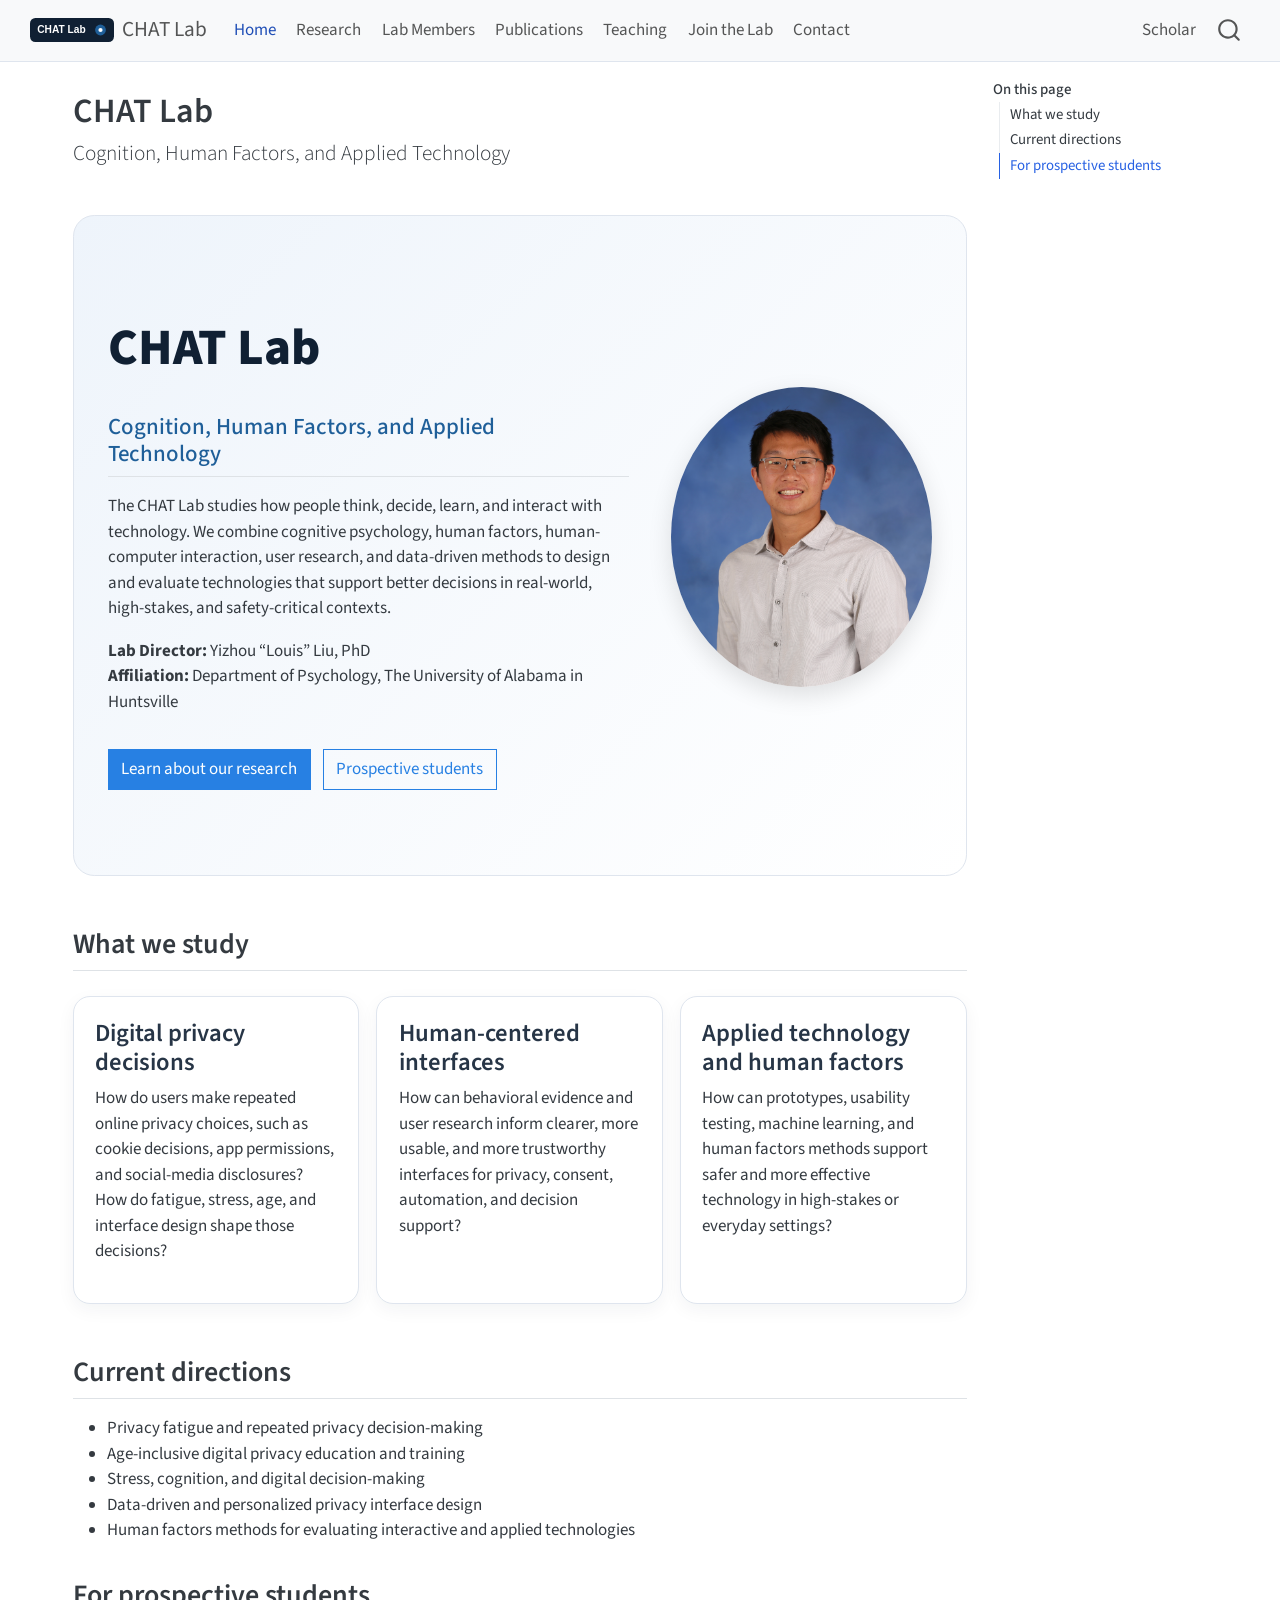
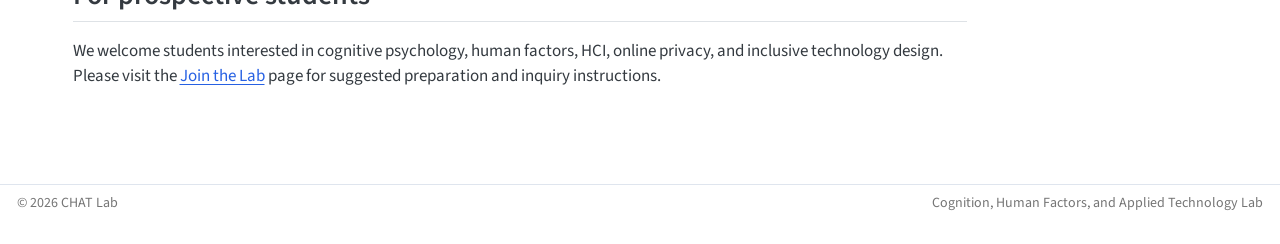
<file: docs/index.html>
<!DOCTYPE html>
<html xmlns="http://www.w3.org/1999/xhtml" lang="en" xml:lang="en"><head>

<meta charset="utf-8">
<meta name="generator" content="quarto-1.10.18">

<meta name="viewport" content="width=device-width, initial-scale=1.0, user-scalable=yes">


<title>CHAT Lab</title>
<style>
/* Default styles provided by pandoc.
** See https://pandoc.org/MANUAL.html#variables-for-html for config info.
*/
span.smallcaps{font-variant: small-caps;}
div.columns{display: flex; gap: 1.5em;}
div.column{flex: auto;}
@media screen {
div.columns{gap: min(4vw, 1.5em);}
div.column{overflow-x: auto;}
}
div.hanging-indent{margin-left: 1.5em; text-indent: -1.5em;}
ul.task-list{list-style: none;}
ul.task-list li input[type="checkbox"] {
  width: 0.8em;
  margin: 0 0.8em 0.2em -1em; /* quarto-specific, see https://github.com/quarto-dev/quarto-cli/issues/4556 */ 
  vertical-align: middle;
}
</style>


<script src="site_libs/quarto-nav/quarto-nav.js"></script>
<script src="site_libs/clipboard/clipboard.min.js"></script>
<script src="site_libs/quarto-search/autocomplete.umd.js"></script>
<script src="site_libs/quarto-search/fuse.min.js"></script>
<script src="site_libs/quarto-search/quarto-search.js"></script>
<meta name="quarto:offset" content="./">
<script src="site_libs/quarto-html/quarto.js" type="module"></script>
<script src="site_libs/quarto-html/tabsets/tabsets.js" type="module"></script>
<script src="site_libs/quarto-html/popper.min.js"></script>
<script src="site_libs/quarto-html/tippy.umd.min.js"></script>
<script src="site_libs/quarto-html/anchor.min.js"></script>
<link href="site_libs/quarto-html/tippy.css" rel="stylesheet">
<link href="site_libs/quarto-html/quarto-syntax-highlighting-64a204ab8560d761af7679ceaba22944.css" rel="stylesheet" id="quarto-text-highlighting-styles">
<script src="site_libs/bootstrap/bootstrap.min.js"></script>
<link href="site_libs/bootstrap/bootstrap-icons.css" rel="stylesheet">
<link href="site_libs/bootstrap/bootstrap-445b8638c3d06994fee0907d791121c4.min.css" rel="stylesheet" append-hash="true" id="quarto-bootstrap" data-mode="light">
<script id="quarto-search-options" type="application/json">{
  "location": "navbar",
  "copy-button": false,
  "collapse-after": 3,
  "panel-placement": "end",
  "type": "overlay",
  "limit": 50,
  "keyboard-shortcut": [
    "f",
    "/",
    "s"
  ],
  "show-item-context": false,
  "language": {
    "search-no-results-text": "No results",
    "search-matching-documents-text": "matching documents",
    "search-copy-link-title": "Copy link to search",
    "search-hide-matches-text": "Hide additional matches",
    "search-more-match-text": "more match in this document",
    "search-more-matches-text": "more matches in this document",
    "search-clear-button-title": "Clear",
    "search-text-placeholder": "",
    "search-detached-cancel-button-title": "Cancel",
    "search-submit-button-title": "Submit",
    "search-label": "Search"
  }
}</script>
<style>html{ scroll-behavior: smooth; }</style>


<link rel="stylesheet" href="styles.css">
</head>

<body class="nav-fixed quarto-light">

<div id="quarto-search-results"></div>
  <header id="quarto-header" class="headroom fixed-top">
    <nav class="navbar navbar-expand-lg " data-bs-theme="dark">
      <div class="navbar-container container-fluid">
      <div class="navbar-brand-container mx-auto">
    <a href="./index.html" class="navbar-brand navbar-brand-logo">
    <img src="./assets/chat-lab-logo-placeholder.svg" alt="" class="navbar-logo light-content">
    <img src="./assets/chat-lab-logo-placeholder.svg" alt="" class="navbar-logo dark-content">
    </a>
    <a class="navbar-brand" href="./index.html">
    <span class="navbar-title">CHAT Lab</span>
    </a>
  </div>
            <div id="quarto-search" class="" title="Search"></div>
          <button class="navbar-toggler" type="button" data-bs-toggle="collapse" data-bs-target="#navbarCollapse" aria-controls="navbarCollapse" role="menu" aria-expanded="false" aria-label="Toggle navigation" onclick="if (window.quartoToggleHeadroom) { window.quartoToggleHeadroom(); }">
  <span class="navbar-toggler-icon"></span>
</button>
          <div class="collapse navbar-collapse" id="navbarCollapse">
            <ul class="navbar-nav navbar-nav-scroll me-auto">
  <li class="nav-item">
    <a class="nav-link active" href="./index.html" aria-current="page"> 
<span class="menu-text">Home</span></a>
  </li>  
  <li class="nav-item">
    <a class="nav-link" href="./research.html"> 
<span class="menu-text">Research</span></a>
  </li>  
  <li class="nav-item">
    <a class="nav-link" href="./people.html"> 
<span class="menu-text">Lab Members</span></a>
  </li>  
  <li class="nav-item">
    <a class="nav-link" href="./publications.html"> 
<span class="menu-text">Publications</span></a>
  </li>  
  <li class="nav-item">
    <a class="nav-link" href="./teaching.html"> 
<span class="menu-text">Teaching</span></a>
  </li>  
  <li class="nav-item">
    <a class="nav-link" href="./joining.html"> 
<span class="menu-text">Join the Lab</span></a>
  </li>  
  <li class="nav-item">
    <a class="nav-link" href="./contact.html"> 
<span class="menu-text">Contact</span></a>
  </li>  
</ul>
            <ul class="navbar-nav navbar-nav-scroll ms-auto">
  <li class="nav-item">
    <a class="nav-link" href="https://scholar.google.com/citations?user=MouYe6sAAAAJ&amp;hl=en" target="_blank"> 
<span class="menu-text">Scholar</span></a>
  </li>  
</ul>
          </div> <!-- /navcollapse -->
            <div class="quarto-navbar-tools">
</div>
      </div> <!-- /container-fluid -->
    </nav>
</header>
<!-- content -->
<div id="quarto-content" class="quarto-container page-columns page-rows-contents page-layout-full page-navbar">
<!-- sidebar -->
<!-- margin-sidebar -->
    <div id="quarto-margin-sidebar" class="sidebar margin-sidebar">
        <nav id="TOC" role="doc-toc" class="toc-active">
    <h2 id="toc-title">On this page</h2>
   
  <ul>
  <li><a href="#what-we-study" id="toc-what-we-study" class="nav-link active" data-scroll-target="#what-we-study">What we study</a></li>
  <li><a href="#current-directions" id="toc-current-directions" class="nav-link" data-scroll-target="#current-directions">Current directions</a></li>
  <li><a href="#for-prospective-students" id="toc-for-prospective-students" class="nav-link" data-scroll-target="#for-prospective-students">For prospective students</a></li>
  </ul>
</nav>
    </div>
<!-- main -->
<main class="content column-page-left" id="quarto-document-content">

<header id="title-block-header" class="quarto-title-block default">
<div class="quarto-title">
<h1 class="title">CHAT Lab</h1>
<p class="subtitle lead">Cognition, Human Factors, and Applied Technology</p>
</div>



<div class="quarto-title-meta column-page-left">

    
  
    
  </div>
  


</header>


<div class="hero">
<section id="chat-lab" class="level1 hero-text">
<h1>CHAT Lab</h1>
<section id="cognition-human-factors-and-applied-technology" class="level2">
<h2 class="anchored" data-anchor-id="cognition-human-factors-and-applied-technology">Cognition, Human Factors, and Applied Technology</h2>
<p>The CHAT Lab studies how people think, decide, learn, and interact with technology. We combine cognitive psychology, human factors, human-computer interaction, user research, and data-driven methods to design and evaluate technologies that support better decisions in real-world, high-stakes, and safety-critical contexts.</p>
<p><strong>Lab Director:</strong> Yizhou “Louis” Liu, PhD<br>
<strong>Affiliation:</strong> Department of Psychology, The University of Alabama in Huntsville</p>
<p><a href="./research.html" class="btn btn-primary">Learn about our research</a> <a href="./joining.html" class="btn btn-outline-primary">Prospective students</a></p>
</section>
</section>
<div class="hero-image">
<p><img src="image/Louis_headshot.jpg" class="img-fluid" alt="Yizhou Louis Liu, Director of the CHAT Lab"></p>
</div>
</div>
<section id="what-we-study" class="level2">
<h2 class="anchored" data-anchor-id="what-we-study">What we study</h2>
<div class="grid">
<section id="digital-privacy-decisions" class="level3 card">
<h3 class="anchored" data-anchor-id="digital-privacy-decisions">Digital privacy decisions</h3>
<p>How do users make repeated online privacy choices, such as cookie decisions, app permissions, and social-media disclosures? How do fatigue, stress, age, and interface design shape those decisions?</p>
</section>
<section id="human-centered-interfaces" class="level3 card">
<h3 class="anchored" data-anchor-id="human-centered-interfaces">Human-centered interfaces</h3>
<p>How can behavioral evidence and user research inform clearer, more usable, and more trustworthy interfaces for privacy, consent, automation, and decision support?</p>
</section>
<section id="applied-technology-and-human-factors" class="level3 card">
<h3 class="anchored" data-anchor-id="applied-technology-and-human-factors">Applied technology and human factors</h3>
<p>How can prototypes, usability testing, machine learning, and human factors methods support safer and more effective technology in high-stakes or everyday settings?</p>
</section>
</div>
</section>
<section id="current-directions" class="level2">
<h2 class="anchored" data-anchor-id="current-directions">Current directions</h2>
<ul>
<li>Privacy fatigue and repeated privacy decision-making</li>
<li>Age-inclusive digital privacy education and training</li>
<li>Stress, cognition, and digital decision-making</li>
<li>Data-driven and personalized privacy interface design</li>
<li>Human factors methods for evaluating interactive and applied technologies</li>
</ul>
</section>
<section id="for-prospective-students" class="level2">
<h2 class="anchored" data-anchor-id="for-prospective-students">For prospective students</h2>
<p>We welcome students interested in cognitive psychology, human factors, HCI, online privacy, and inclusive technology design. Please visit the <a href="./joining.html">Join the Lab</a> page for suggested preparation and inquiry instructions.</p>


</section>

</main> <!-- /main -->
<script id="quarto-html-after-body" type="application/javascript">
  window.document.addEventListener("DOMContentLoaded", function (event) {
    const icon = "";
    const anchorJS = new window.AnchorJS();
    anchorJS.options = {
      placement: 'right',
      icon: icon
    };
    anchorJS.add('.anchored');
    const isCodeAnnotation = (el) => {
      for (const clz of el.classList) {
        if (clz.startsWith('code-annotation-')) {                     
          return true;
        }
      }
      return false;
    }
    const onCopySuccess = function(e) {
      // button target
      const button = e.trigger;
      // don't keep focus
      button.blur();
      // flash "checked"
      button.classList.add('code-copy-button-checked');
      var currentTitle = button.getAttribute("title");
      button.setAttribute("title", "Copied!");
      let tooltip;
      if (window.bootstrap) {
        button.setAttribute("data-bs-toggle", "tooltip");
        button.setAttribute("data-bs-placement", "left");
        button.setAttribute("data-bs-title", "Copied!");
        tooltip = new bootstrap.Tooltip(button, 
          { trigger: "manual", 
            customClass: "code-copy-button-tooltip",
            offset: [0, -8]});
        tooltip.show();    
      }
      setTimeout(function() {
        if (tooltip) {
          tooltip.hide();
          button.removeAttribute("data-bs-title");
          button.removeAttribute("data-bs-toggle");
          button.removeAttribute("data-bs-placement");
        }
        button.setAttribute("title", currentTitle);
        button.classList.remove('code-copy-button-checked');
      }, 1000);
      // clear code selection
      e.clearSelection();
    }
    const getTextToCopy = function(trigger) {
      const outerScaffold = trigger.parentElement.cloneNode(true);
      const codeEl = outerScaffold.querySelector('code');
      for (const childEl of codeEl.children) {
        if (isCodeAnnotation(childEl)) {
          childEl.remove();
        }
      }
      return codeEl.innerText;
    }
    const clipboard = new window.ClipboardJS('.code-copy-button:not([data-in-quarto-modal])', {
      text: getTextToCopy
    });
    clipboard.on('success', onCopySuccess);
    if (window.document.getElementById('quarto-embedded-source-code-modal')) {
      const clipboardModal = new window.ClipboardJS('.code-copy-button[data-in-quarto-modal]', {
        text: getTextToCopy,
        container: window.document.getElementById('quarto-embedded-source-code-modal')
      });
      clipboardModal.on('success', onCopySuccess);
    }
      var localhostRegex = new RegExp(/^(?:http|https):\/\/localhost\:?[0-9]*\//);
      var mailtoRegex = new RegExp(/^mailto:/);
        var filterRegex = new RegExp("https:\/\/your-domain-here");
      var isInternal = (href) => {
          return filterRegex.test(href) || localhostRegex.test(href) || mailtoRegex.test(href);
      }
      // Inspect non-navigation links and adorn them if external
     var links = window.document.querySelectorAll('a[href]:not(.nav-link):not(.navbar-brand):not(.toc-action):not(.sidebar-link):not(.sidebar-item-toggle):not(.pagination-link):not(.no-external):not([aria-hidden]):not(.dropdown-item):not(.quarto-navigation-tool):not(.about-link)');
      for (var i=0; i<links.length; i++) {
        const link = links[i];
        if (!isInternal(link.href)) {
          // undo the damage that might have been done by quarto-nav.js in the case of
          // links that we want to consider external
          if (link.dataset.originalHref !== undefined) {
            link.href = link.dataset.originalHref;
          }
        }
      }
    function tippyHover(el, contentFn, onTriggerFn, onUntriggerFn) {
      const config = {
        allowHTML: true,
        maxWidth: 500,
        delay: 100,
        arrow: false,
        appendTo: function(el) {
            return el.parentElement;
        },
        interactive: true,
        interactiveBorder: 10,
        theme: 'quarto',
        placement: 'bottom-start',
      };
      if (contentFn) {
        config.content = contentFn;
      }
      if (onTriggerFn) {
        config.onTrigger = onTriggerFn;
      }
      if (onUntriggerFn) {
        config.onUntrigger = onUntriggerFn;
      }
      window.tippy(el, config); 
    }
    const noterefs = window.document.querySelectorAll('a[role="doc-noteref"]');
    for (var i=0; i<noterefs.length; i++) {
      const ref = noterefs[i];
      tippyHover(ref, function() {
        // use id or data attribute instead here
        let href = ref.getAttribute('data-footnote-href') || ref.getAttribute('href');
        try { href = new URL(href).hash; } catch {}
        const id = href.replace(/^#\/?/, "");
        const note = window.document.getElementById(id);
        if (note) {
          return note.innerHTML;
        } else {
          return "";
        }
      });
    }
    const xrefs = window.document.querySelectorAll('a.quarto-xref');
    const processXRef = (id, note) => {
      // Strip column container classes
      const stripColumnClz = (el) => {
        el.classList.remove("page-full", "page-columns");
        if (el.children) {
          for (const child of el.children) {
            stripColumnClz(child);
          }
        }
      }
      stripColumnClz(note)
      if (id === null || id.startsWith('sec-')) {
        // Special case sections, only their first couple elements
        const container = document.createElement("div");
        if (note.children && note.children.length > 2) {
          container.appendChild(note.children[0].cloneNode(true));
          for (let i = 1; i < note.children.length; i++) {
            const child = note.children[i];
            if (child.tagName === "P" && child.innerText === "") {
              continue;
            } else {
              container.appendChild(child.cloneNode(true));
              break;
            }
          }
          if (window.Quarto?.typesetMath) {
            window.Quarto.typesetMath(container);
          }
          return container.innerHTML
        } else {
          if (window.Quarto?.typesetMath) {
            window.Quarto.typesetMath(note);
          }
          return note.innerHTML;
        }
      } else {
        // Remove any anchor links if they are present
        const anchorLink = note.querySelector('a.anchorjs-link');
        if (anchorLink) {
          anchorLink.remove();
        }
        if (window.Quarto?.typesetMath) {
          window.Quarto.typesetMath(note);
        }
        if (note.classList.contains("callout")) {
          return note.outerHTML;
        } else {
          return note.innerHTML;
        }
      }
    }
    for (var i=0; i<xrefs.length; i++) {
      const xref = xrefs[i];
      tippyHover(xref, undefined, function(instance) {
        instance.disable();
        let url = xref.getAttribute('href');
        let hash = undefined; 
        if (url.startsWith('#')) {
          hash = url;
        } else {
          try { hash = new URL(url).hash; } catch {}
        }
        if (hash) {
          const id = hash.replace(/^#\/?/, "");
          const note = window.document.getElementById(id);
          if (note !== null) {
            try {
              const html = processXRef(id, note.cloneNode(true));
              instance.setContent(html);
            } finally {
              instance.enable();
              instance.show();
            }
          } else {
            // See if we can fetch this
            fetch(url.split('#')[0])
            .then(res => res.text())
            .then(html => {
              const parser = new DOMParser();
              const htmlDoc = parser.parseFromString(html, "text/html");
              const note = htmlDoc.getElementById(id);
              if (note !== null) {
                const html = processXRef(id, note);
                instance.setContent(html);
              } 
            }).finally(() => {
              instance.enable();
              instance.show();
            });
          }
        } else {
          // See if we can fetch a full url (with no hash to target)
          // This is a special case and we should probably do some content thinning / targeting
          fetch(url)
          .then(res => res.text())
          .then(html => {
            const parser = new DOMParser();
            const htmlDoc = parser.parseFromString(html, "text/html");
            const note = htmlDoc.querySelector('main.content');
            if (note !== null) {
              // This should only happen for chapter cross references
              // (since there is no id in the URL)
              // remove the first header
              if (note.children.length > 0 && note.children[0].tagName === "HEADER") {
                note.children[0].remove();
              }
              const html = processXRef(null, note);
              instance.setContent(html);
            } 
          }).finally(() => {
            instance.enable();
            instance.show();
          });
        }
      }, function(instance) {
      });
    }
        let selectedAnnoteEl;
        const selectorForAnnotation = ( cell, annotation) => {
          let cellAttr = 'data-code-cell="' + cell + '"';
          let lineAttr = 'data-code-annotation="' +  annotation + '"';
          const selector = 'span[' + cellAttr + '][' + lineAttr + ']';
          return selector;
        }
        const selectCodeLines = (annoteEl) => {
          const doc = window.document;
          const targetCell = annoteEl.getAttribute("data-target-cell");
          const targetAnnotation = annoteEl.getAttribute("data-target-annotation");
          const annoteSpan = window.document.querySelector(selectorForAnnotation(targetCell, targetAnnotation));
          const lines = annoteSpan.getAttribute("data-code-lines").split(",");
          const lineIds = lines.map((line) => {
            return targetCell + "-" + line;
          })
          let top = null;
          let height = null;
          let parent = null;
          if (lineIds.length > 0) {
              //compute the position of the single el (top and bottom and make a div)
              const el = window.document.getElementById(lineIds[0]);
              top = el.offsetTop;
              height = el.offsetHeight;
              parent = el.parentElement.parentElement;
            if (lineIds.length > 1) {
              const lastEl = window.document.getElementById(lineIds[lineIds.length - 1]);
              const bottom = lastEl.offsetTop + lastEl.offsetHeight;
              height = bottom - top;
            }
            if (top !== null && height !== null && parent !== null) {
              // cook up a div (if necessary) and position it 
              let div = window.document.getElementById("code-annotation-line-highlight");
              if (div === null) {
                div = window.document.createElement("div");
                div.setAttribute("id", "code-annotation-line-highlight");
                div.style.position = 'absolute';
                parent.appendChild(div);
              }
              div.style.top = top - 2 + "px";
              div.style.height = height + 4 + "px";
              div.style.left = 0;
              let gutterDiv = window.document.getElementById("code-annotation-line-highlight-gutter");
              if (gutterDiv === null) {
                gutterDiv = window.document.createElement("div");
                gutterDiv.setAttribute("id", "code-annotation-line-highlight-gutter");
                gutterDiv.style.position = 'absolute';
                const codeCell = window.document.getElementById(targetCell);
                const gutter = codeCell.querySelector('.code-annotation-gutter');
                gutter.appendChild(gutterDiv);
              }
              gutterDiv.style.top = top - 2 + "px";
              gutterDiv.style.height = height + 4 + "px";
            }
            selectedAnnoteEl = annoteEl;
          }
        };
        const unselectCodeLines = () => {
          const elementsIds = ["code-annotation-line-highlight", "code-annotation-line-highlight-gutter"];
          elementsIds.forEach((elId) => {
            const div = window.document.getElementById(elId);
            if (div) {
              div.remove();
            }
          });
          selectedAnnoteEl = undefined;
        };
          // Handle positioning of the toggle
      window.addEventListener(
        "resize",
        throttle(() => {
          elRect = undefined;
          if (selectedAnnoteEl) {
            selectCodeLines(selectedAnnoteEl);
          }
        }, 10)
      );
      function throttle(fn, ms) {
      let throttle = false;
      let timer;
        return (...args) => {
          if(!throttle) { // first call gets through
              fn.apply(this, args);
              throttle = true;
          } else { // all the others get throttled
              if(timer) clearTimeout(timer); // cancel #2
              timer = setTimeout(() => {
                fn.apply(this, args);
                timer = throttle = false;
              }, ms);
          }
        };
      }
        // Attach click handler to the DT
        const annoteDls = window.document.querySelectorAll('dt[data-target-cell]');
        for (const annoteDlNode of annoteDls) {
          annoteDlNode.addEventListener('click', (event) => {
            const clickedEl = event.target;
            if (clickedEl !== selectedAnnoteEl) {
              unselectCodeLines();
              const activeEl = window.document.querySelector('dt[data-target-cell].code-annotation-active');
              if (activeEl) {
                activeEl.classList.remove('code-annotation-active');
              }
              selectCodeLines(clickedEl);
              clickedEl.classList.add('code-annotation-active');
            } else {
              // Unselect the line
              unselectCodeLines();
              clickedEl.classList.remove('code-annotation-active');
            }
          });
        }
    const findCites = (el) => {
      const parentEl = el.parentElement;
      if (parentEl) {
        const cites = parentEl.dataset.cites;
        if (cites) {
          return {
            el,
            cites: cites.split(' ')
          };
        } else {
          return findCites(el.parentElement)
        }
      } else {
        return undefined;
      }
    };
    var bibliorefs = window.document.querySelectorAll('a[role="doc-biblioref"]');
    for (var i=0; i<bibliorefs.length; i++) {
      const ref = bibliorefs[i];
      const citeInfo = findCites(ref);
      if (citeInfo) {
        tippyHover(citeInfo.el, function() {
          var popup = window.document.createElement('div');
          citeInfo.cites.forEach(function(cite) {
            var citeDiv = window.document.createElement('div');
            citeDiv.classList.add('hanging-indent');
            citeDiv.classList.add('csl-entry');
            var biblioDiv = window.document.getElementById('ref-' + cite);
            if (biblioDiv) {
              citeDiv.innerHTML = biblioDiv.innerHTML;
            }
            popup.appendChild(citeDiv);
          });
          return popup.innerHTML;
        });
      }
    }
  });
  </script>
</div> <!-- /content -->
<footer class="footer">
  <div class="nav-footer">
    <div class="nav-footer-left">
<p>© 2026 CHAT Lab</p>
</div>   
    <div class="nav-footer-center">
      &nbsp;
    </div>
    <div class="nav-footer-right">
<p>Cognition, Human Factors, and Applied Technology Lab</p>
</div>
  </div>
</footer>




<script src="site_libs/quarto-html/zenscroll-min.js"></script>
</body></html>
</file>
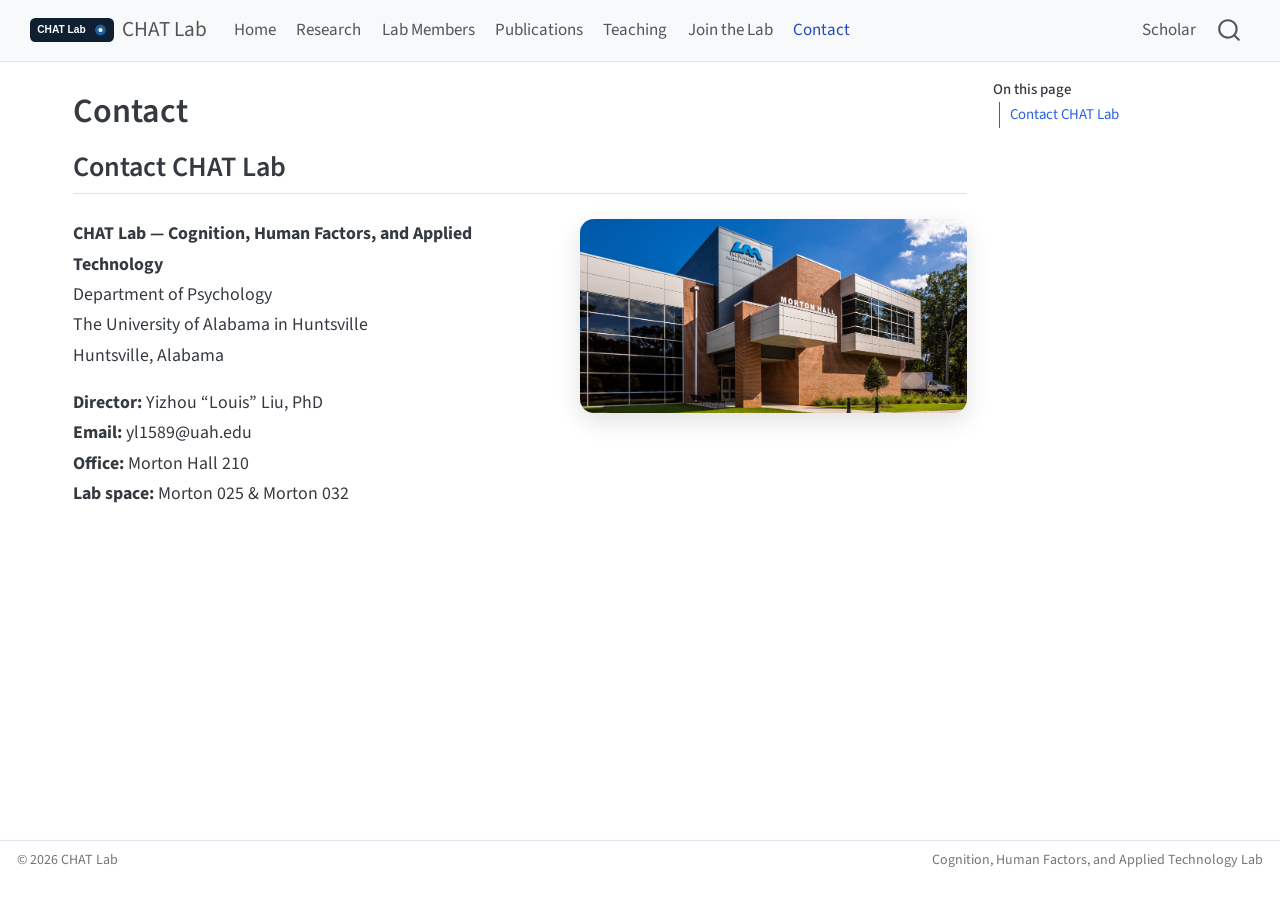
<file: docs/contact.html>
<!DOCTYPE html>
<html xmlns="http://www.w3.org/1999/xhtml" lang="en" xml:lang="en"><head>

<meta charset="utf-8">
<meta name="generator" content="quarto-1.10.18">

<meta name="viewport" content="width=device-width, initial-scale=1.0, user-scalable=yes">


<title>Contact – CHAT Lab</title>
<style>
/* Default styles provided by pandoc.
** See https://pandoc.org/MANUAL.html#variables-for-html for config info.
*/
span.smallcaps{font-variant: small-caps;}
div.columns{display: flex; gap: 1.5em;}
div.column{flex: auto;}
@media screen {
div.columns{gap: min(4vw, 1.5em);}
div.column{overflow-x: auto;}
}
div.hanging-indent{margin-left: 1.5em; text-indent: -1.5em;}
ul.task-list{list-style: none;}
ul.task-list li input[type="checkbox"] {
  width: 0.8em;
  margin: 0 0.8em 0.2em -1em; /* quarto-specific, see https://github.com/quarto-dev/quarto-cli/issues/4556 */ 
  vertical-align: middle;
}
</style>


<script src="site_libs/quarto-nav/quarto-nav.js"></script>
<script src="site_libs/clipboard/clipboard.min.js"></script>
<script src="site_libs/quarto-search/autocomplete.umd.js"></script>
<script src="site_libs/quarto-search/fuse.min.js"></script>
<script src="site_libs/quarto-search/quarto-search.js"></script>
<meta name="quarto:offset" content="./">
<script src="site_libs/quarto-html/quarto.js" type="module"></script>
<script src="site_libs/quarto-html/tabsets/tabsets.js" type="module"></script>
<script src="site_libs/quarto-html/popper.min.js"></script>
<script src="site_libs/quarto-html/tippy.umd.min.js"></script>
<script src="site_libs/quarto-html/anchor.min.js"></script>
<link href="site_libs/quarto-html/tippy.css" rel="stylesheet">
<link href="site_libs/quarto-html/quarto-syntax-highlighting-64a204ab8560d761af7679ceaba22944.css" rel="stylesheet" id="quarto-text-highlighting-styles">
<script src="site_libs/bootstrap/bootstrap.min.js"></script>
<link href="site_libs/bootstrap/bootstrap-icons.css" rel="stylesheet">
<link href="site_libs/bootstrap/bootstrap-445b8638c3d06994fee0907d791121c4.min.css" rel="stylesheet" append-hash="true" id="quarto-bootstrap" data-mode="light">
<script id="quarto-search-options" type="application/json">{
  "location": "navbar",
  "copy-button": false,
  "collapse-after": 3,
  "panel-placement": "end",
  "type": "overlay",
  "limit": 50,
  "keyboard-shortcut": [
    "f",
    "/",
    "s"
  ],
  "show-item-context": false,
  "language": {
    "search-no-results-text": "No results",
    "search-matching-documents-text": "matching documents",
    "search-copy-link-title": "Copy link to search",
    "search-hide-matches-text": "Hide additional matches",
    "search-more-match-text": "more match in this document",
    "search-more-matches-text": "more matches in this document",
    "search-clear-button-title": "Clear",
    "search-text-placeholder": "",
    "search-detached-cancel-button-title": "Cancel",
    "search-submit-button-title": "Submit",
    "search-label": "Search"
  }
}</script>
<style>html{ scroll-behavior: smooth; }</style>


<link rel="stylesheet" href="styles.css">
</head>

<body class="nav-fixed quarto-light">

<div id="quarto-search-results"></div>
  <header id="quarto-header" class="headroom fixed-top">
    <nav class="navbar navbar-expand-lg " data-bs-theme="dark">
      <div class="navbar-container container-fluid">
      <div class="navbar-brand-container mx-auto">
    <a href="./index.html" class="navbar-brand navbar-brand-logo">
    <img src="./assets/chat-lab-logo-placeholder.svg" alt="" class="navbar-logo light-content">
    <img src="./assets/chat-lab-logo-placeholder.svg" alt="" class="navbar-logo dark-content">
    </a>
    <a class="navbar-brand" href="./index.html">
    <span class="navbar-title">CHAT Lab</span>
    </a>
  </div>
            <div id="quarto-search" class="" title="Search"></div>
          <button class="navbar-toggler" type="button" data-bs-toggle="collapse" data-bs-target="#navbarCollapse" aria-controls="navbarCollapse" role="menu" aria-expanded="false" aria-label="Toggle navigation" onclick="if (window.quartoToggleHeadroom) { window.quartoToggleHeadroom(); }">
  <span class="navbar-toggler-icon"></span>
</button>
          <div class="collapse navbar-collapse" id="navbarCollapse">
            <ul class="navbar-nav navbar-nav-scroll me-auto">
  <li class="nav-item">
    <a class="nav-link" href="./index.html"> 
<span class="menu-text">Home</span></a>
  </li>  
  <li class="nav-item">
    <a class="nav-link" href="./research.html"> 
<span class="menu-text">Research</span></a>
  </li>  
  <li class="nav-item">
    <a class="nav-link" href="./people.html"> 
<span class="menu-text">Lab Members</span></a>
  </li>  
  <li class="nav-item">
    <a class="nav-link" href="./publications.html"> 
<span class="menu-text">Publications</span></a>
  </li>  
  <li class="nav-item">
    <a class="nav-link" href="./teaching.html"> 
<span class="menu-text">Teaching</span></a>
  </li>  
  <li class="nav-item">
    <a class="nav-link" href="./joining.html"> 
<span class="menu-text">Join the Lab</span></a>
  </li>  
  <li class="nav-item">
    <a class="nav-link active" href="./contact.html" aria-current="page"> 
<span class="menu-text">Contact</span></a>
  </li>  
</ul>
            <ul class="navbar-nav navbar-nav-scroll ms-auto">
  <li class="nav-item">
    <a class="nav-link" href="https://scholar.google.com/citations?user=MouYe6sAAAAJ&amp;hl=en" target="_blank"> 
<span class="menu-text">Scholar</span></a>
  </li>  
</ul>
          </div> <!-- /navcollapse -->
            <div class="quarto-navbar-tools">
</div>
      </div> <!-- /container-fluid -->
    </nav>
</header>
<!-- content -->
<div id="quarto-content" class="quarto-container page-columns page-rows-contents page-layout-full page-navbar">
<!-- sidebar -->
<!-- margin-sidebar -->
    <div id="quarto-margin-sidebar" class="sidebar margin-sidebar">
        <nav id="TOC" role="doc-toc" class="toc-active">
    <h2 id="toc-title">On this page</h2>
   
  <ul>
  <li><a href="#contact-chat-lab" id="toc-contact-chat-lab" class="nav-link active" data-scroll-target="#contact-chat-lab">Contact CHAT Lab</a></li>
  </ul>
</nav>
    </div>
<!-- main -->
<main class="content column-page-left" id="quarto-document-content">

<header id="title-block-header" class="quarto-title-block default">
<div class="quarto-title">
<h1 class="title">Contact</h1>
</div>



<div class="quarto-title-meta column-page-left">

    
  
    
  </div>
  


</header>


<section id="contact-chat-lab" class="level2">
<h2 class="anchored" data-anchor-id="contact-chat-lab">Contact CHAT Lab</h2>
<div class="contact-layout">
<div class="contact-info">
<p><strong>CHAT Lab — Cognition, Human Factors, and Applied Technology</strong><br>
Department of Psychology<br>
The University of Alabama in Huntsville<br>
Huntsville, Alabama</p>
<p><strong>Director:</strong> Yizhou “Louis” Liu, PhD<br>
<strong>Email:</strong> yl1589@uah.edu<br>
<strong>Office:</strong> Morton Hall 210<br>
<strong>Lab space:</strong> Morton 025 &amp; Morton 032</p>
</div>
<div class="contact-image">
<p><img src="image/Morton_Hall.jpg" class="img-fluid" alt="Morton Hall at the University of Alabama in Huntsville"></p>
</div>
</div>


</section>

</main> <!-- /main -->
<script id="quarto-html-after-body" type="application/javascript">
  window.document.addEventListener("DOMContentLoaded", function (event) {
    const icon = "";
    const anchorJS = new window.AnchorJS();
    anchorJS.options = {
      placement: 'right',
      icon: icon
    };
    anchorJS.add('.anchored');
    const isCodeAnnotation = (el) => {
      for (const clz of el.classList) {
        if (clz.startsWith('code-annotation-')) {                     
          return true;
        }
      }
      return false;
    }
    const onCopySuccess = function(e) {
      // button target
      const button = e.trigger;
      // don't keep focus
      button.blur();
      // flash "checked"
      button.classList.add('code-copy-button-checked');
      var currentTitle = button.getAttribute("title");
      button.setAttribute("title", "Copied!");
      let tooltip;
      if (window.bootstrap) {
        button.setAttribute("data-bs-toggle", "tooltip");
        button.setAttribute("data-bs-placement", "left");
        button.setAttribute("data-bs-title", "Copied!");
        tooltip = new bootstrap.Tooltip(button, 
          { trigger: "manual", 
            customClass: "code-copy-button-tooltip",
            offset: [0, -8]});
        tooltip.show();    
      }
      setTimeout(function() {
        if (tooltip) {
          tooltip.hide();
          button.removeAttribute("data-bs-title");
          button.removeAttribute("data-bs-toggle");
          button.removeAttribute("data-bs-placement");
        }
        button.setAttribute("title", currentTitle);
        button.classList.remove('code-copy-button-checked');
      }, 1000);
      // clear code selection
      e.clearSelection();
    }
    const getTextToCopy = function(trigger) {
      const outerScaffold = trigger.parentElement.cloneNode(true);
      const codeEl = outerScaffold.querySelector('code');
      for (const childEl of codeEl.children) {
        if (isCodeAnnotation(childEl)) {
          childEl.remove();
        }
      }
      return codeEl.innerText;
    }
    const clipboard = new window.ClipboardJS('.code-copy-button:not([data-in-quarto-modal])', {
      text: getTextToCopy
    });
    clipboard.on('success', onCopySuccess);
    if (window.document.getElementById('quarto-embedded-source-code-modal')) {
      const clipboardModal = new window.ClipboardJS('.code-copy-button[data-in-quarto-modal]', {
        text: getTextToCopy,
        container: window.document.getElementById('quarto-embedded-source-code-modal')
      });
      clipboardModal.on('success', onCopySuccess);
    }
      var localhostRegex = new RegExp(/^(?:http|https):\/\/localhost\:?[0-9]*\//);
      var mailtoRegex = new RegExp(/^mailto:/);
        var filterRegex = new RegExp("https:\/\/your-domain-here");
      var isInternal = (href) => {
          return filterRegex.test(href) || localhostRegex.test(href) || mailtoRegex.test(href);
      }
      // Inspect non-navigation links and adorn them if external
     var links = window.document.querySelectorAll('a[href]:not(.nav-link):not(.navbar-brand):not(.toc-action):not(.sidebar-link):not(.sidebar-item-toggle):not(.pagination-link):not(.no-external):not([aria-hidden]):not(.dropdown-item):not(.quarto-navigation-tool):not(.about-link)');
      for (var i=0; i<links.length; i++) {
        const link = links[i];
        if (!isInternal(link.href)) {
          // undo the damage that might have been done by quarto-nav.js in the case of
          // links that we want to consider external
          if (link.dataset.originalHref !== undefined) {
            link.href = link.dataset.originalHref;
          }
        }
      }
    function tippyHover(el, contentFn, onTriggerFn, onUntriggerFn) {
      const config = {
        allowHTML: true,
        maxWidth: 500,
        delay: 100,
        arrow: false,
        appendTo: function(el) {
            return el.parentElement;
        },
        interactive: true,
        interactiveBorder: 10,
        theme: 'quarto',
        placement: 'bottom-start',
      };
      if (contentFn) {
        config.content = contentFn;
      }
      if (onTriggerFn) {
        config.onTrigger = onTriggerFn;
      }
      if (onUntriggerFn) {
        config.onUntrigger = onUntriggerFn;
      }
      window.tippy(el, config); 
    }
    const noterefs = window.document.querySelectorAll('a[role="doc-noteref"]');
    for (var i=0; i<noterefs.length; i++) {
      const ref = noterefs[i];
      tippyHover(ref, function() {
        // use id or data attribute instead here
        let href = ref.getAttribute('data-footnote-href') || ref.getAttribute('href');
        try { href = new URL(href).hash; } catch {}
        const id = href.replace(/^#\/?/, "");
        const note = window.document.getElementById(id);
        if (note) {
          return note.innerHTML;
        } else {
          return "";
        }
      });
    }
    const xrefs = window.document.querySelectorAll('a.quarto-xref');
    const processXRef = (id, note) => {
      // Strip column container classes
      const stripColumnClz = (el) => {
        el.classList.remove("page-full", "page-columns");
        if (el.children) {
          for (const child of el.children) {
            stripColumnClz(child);
          }
        }
      }
      stripColumnClz(note)
      if (id === null || id.startsWith('sec-')) {
        // Special case sections, only their first couple elements
        const container = document.createElement("div");
        if (note.children && note.children.length > 2) {
          container.appendChild(note.children[0].cloneNode(true));
          for (let i = 1; i < note.children.length; i++) {
            const child = note.children[i];
            if (child.tagName === "P" && child.innerText === "") {
              continue;
            } else {
              container.appendChild(child.cloneNode(true));
              break;
            }
          }
          if (window.Quarto?.typesetMath) {
            window.Quarto.typesetMath(container);
          }
          return container.innerHTML
        } else {
          if (window.Quarto?.typesetMath) {
            window.Quarto.typesetMath(note);
          }
          return note.innerHTML;
        }
      } else {
        // Remove any anchor links if they are present
        const anchorLink = note.querySelector('a.anchorjs-link');
        if (anchorLink) {
          anchorLink.remove();
        }
        if (window.Quarto?.typesetMath) {
          window.Quarto.typesetMath(note);
        }
        if (note.classList.contains("callout")) {
          return note.outerHTML;
        } else {
          return note.innerHTML;
        }
      }
    }
    for (var i=0; i<xrefs.length; i++) {
      const xref = xrefs[i];
      tippyHover(xref, undefined, function(instance) {
        instance.disable();
        let url = xref.getAttribute('href');
        let hash = undefined; 
        if (url.startsWith('#')) {
          hash = url;
        } else {
          try { hash = new URL(url).hash; } catch {}
        }
        if (hash) {
          const id = hash.replace(/^#\/?/, "");
          const note = window.document.getElementById(id);
          if (note !== null) {
            try {
              const html = processXRef(id, note.cloneNode(true));
              instance.setContent(html);
            } finally {
              instance.enable();
              instance.show();
            }
          } else {
            // See if we can fetch this
            fetch(url.split('#')[0])
            .then(res => res.text())
            .then(html => {
              const parser = new DOMParser();
              const htmlDoc = parser.parseFromString(html, "text/html");
              const note = htmlDoc.getElementById(id);
              if (note !== null) {
                const html = processXRef(id, note);
                instance.setContent(html);
              } 
            }).finally(() => {
              instance.enable();
              instance.show();
            });
          }
        } else {
          // See if we can fetch a full url (with no hash to target)
          // This is a special case and we should probably do some content thinning / targeting
          fetch(url)
          .then(res => res.text())
          .then(html => {
            const parser = new DOMParser();
            const htmlDoc = parser.parseFromString(html, "text/html");
            const note = htmlDoc.querySelector('main.content');
            if (note !== null) {
              // This should only happen for chapter cross references
              // (since there is no id in the URL)
              // remove the first header
              if (note.children.length > 0 && note.children[0].tagName === "HEADER") {
                note.children[0].remove();
              }
              const html = processXRef(null, note);
              instance.setContent(html);
            } 
          }).finally(() => {
            instance.enable();
            instance.show();
          });
        }
      }, function(instance) {
      });
    }
        let selectedAnnoteEl;
        const selectorForAnnotation = ( cell, annotation) => {
          let cellAttr = 'data-code-cell="' + cell + '"';
          let lineAttr = 'data-code-annotation="' +  annotation + '"';
          const selector = 'span[' + cellAttr + '][' + lineAttr + ']';
          return selector;
        }
        const selectCodeLines = (annoteEl) => {
          const doc = window.document;
          const targetCell = annoteEl.getAttribute("data-target-cell");
          const targetAnnotation = annoteEl.getAttribute("data-target-annotation");
          const annoteSpan = window.document.querySelector(selectorForAnnotation(targetCell, targetAnnotation));
          const lines = annoteSpan.getAttribute("data-code-lines").split(",");
          const lineIds = lines.map((line) => {
            return targetCell + "-" + line;
          })
          let top = null;
          let height = null;
          let parent = null;
          if (lineIds.length > 0) {
              //compute the position of the single el (top and bottom and make a div)
              const el = window.document.getElementById(lineIds[0]);
              top = el.offsetTop;
              height = el.offsetHeight;
              parent = el.parentElement.parentElement;
            if (lineIds.length > 1) {
              const lastEl = window.document.getElementById(lineIds[lineIds.length - 1]);
              const bottom = lastEl.offsetTop + lastEl.offsetHeight;
              height = bottom - top;
            }
            if (top !== null && height !== null && parent !== null) {
              // cook up a div (if necessary) and position it 
              let div = window.document.getElementById("code-annotation-line-highlight");
              if (div === null) {
                div = window.document.createElement("div");
                div.setAttribute("id", "code-annotation-line-highlight");
                div.style.position = 'absolute';
                parent.appendChild(div);
              }
              div.style.top = top - 2 + "px";
              div.style.height = height + 4 + "px";
              div.style.left = 0;
              let gutterDiv = window.document.getElementById("code-annotation-line-highlight-gutter");
              if (gutterDiv === null) {
                gutterDiv = window.document.createElement("div");
                gutterDiv.setAttribute("id", "code-annotation-line-highlight-gutter");
                gutterDiv.style.position = 'absolute';
                const codeCell = window.document.getElementById(targetCell);
                const gutter = codeCell.querySelector('.code-annotation-gutter');
                gutter.appendChild(gutterDiv);
              }
              gutterDiv.style.top = top - 2 + "px";
              gutterDiv.style.height = height + 4 + "px";
            }
            selectedAnnoteEl = annoteEl;
          }
        };
        const unselectCodeLines = () => {
          const elementsIds = ["code-annotation-line-highlight", "code-annotation-line-highlight-gutter"];
          elementsIds.forEach((elId) => {
            const div = window.document.getElementById(elId);
            if (div) {
              div.remove();
            }
          });
          selectedAnnoteEl = undefined;
        };
          // Handle positioning of the toggle
      window.addEventListener(
        "resize",
        throttle(() => {
          elRect = undefined;
          if (selectedAnnoteEl) {
            selectCodeLines(selectedAnnoteEl);
          }
        }, 10)
      );
      function throttle(fn, ms) {
      let throttle = false;
      let timer;
        return (...args) => {
          if(!throttle) { // first call gets through
              fn.apply(this, args);
              throttle = true;
          } else { // all the others get throttled
              if(timer) clearTimeout(timer); // cancel #2
              timer = setTimeout(() => {
                fn.apply(this, args);
                timer = throttle = false;
              }, ms);
          }
        };
      }
        // Attach click handler to the DT
        const annoteDls = window.document.querySelectorAll('dt[data-target-cell]');
        for (const annoteDlNode of annoteDls) {
          annoteDlNode.addEventListener('click', (event) => {
            const clickedEl = event.target;
            if (clickedEl !== selectedAnnoteEl) {
              unselectCodeLines();
              const activeEl = window.document.querySelector('dt[data-target-cell].code-annotation-active');
              if (activeEl) {
                activeEl.classList.remove('code-annotation-active');
              }
              selectCodeLines(clickedEl);
              clickedEl.classList.add('code-annotation-active');
            } else {
              // Unselect the line
              unselectCodeLines();
              clickedEl.classList.remove('code-annotation-active');
            }
          });
        }
    const findCites = (el) => {
      const parentEl = el.parentElement;
      if (parentEl) {
        const cites = parentEl.dataset.cites;
        if (cites) {
          return {
            el,
            cites: cites.split(' ')
          };
        } else {
          return findCites(el.parentElement)
        }
      } else {
        return undefined;
      }
    };
    var bibliorefs = window.document.querySelectorAll('a[role="doc-biblioref"]');
    for (var i=0; i<bibliorefs.length; i++) {
      const ref = bibliorefs[i];
      const citeInfo = findCites(ref);
      if (citeInfo) {
        tippyHover(citeInfo.el, function() {
          var popup = window.document.createElement('div');
          citeInfo.cites.forEach(function(cite) {
            var citeDiv = window.document.createElement('div');
            citeDiv.classList.add('hanging-indent');
            citeDiv.classList.add('csl-entry');
            var biblioDiv = window.document.getElementById('ref-' + cite);
            if (biblioDiv) {
              citeDiv.innerHTML = biblioDiv.innerHTML;
            }
            popup.appendChild(citeDiv);
          });
          return popup.innerHTML;
        });
      }
    }
  });
  </script>
</div> <!-- /content -->
<footer class="footer">
  <div class="nav-footer">
    <div class="nav-footer-left">
<p>© 2026 CHAT Lab</p>
</div>   
    <div class="nav-footer-center">
      &nbsp;
    </div>
    <div class="nav-footer-right">
<p>Cognition, Human Factors, and Applied Technology Lab</p>
</div>
  </div>
</footer>




<script src="site_libs/quarto-html/zenscroll-min.js"></script>
</body></html>
</file>
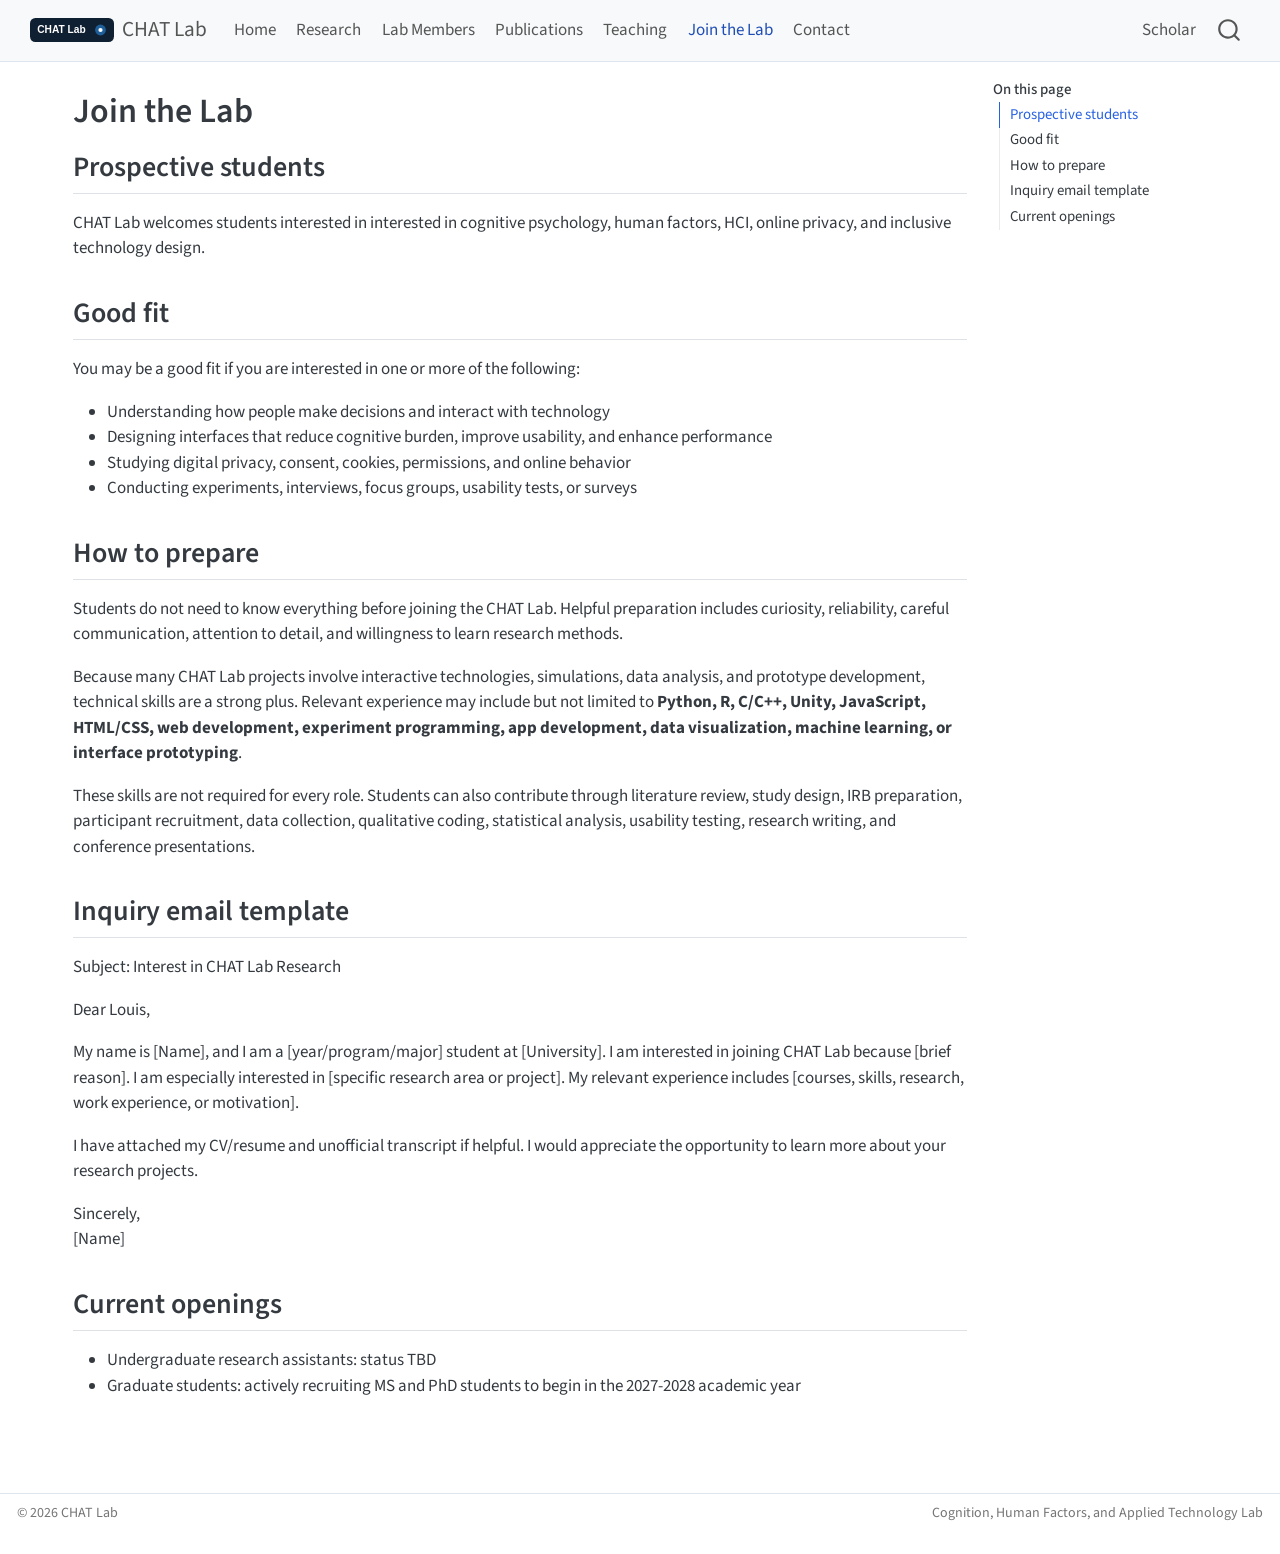
<file: docs/joining.html>
<!DOCTYPE html>
<html xmlns="http://www.w3.org/1999/xhtml" lang="en" xml:lang="en"><head>

<meta charset="utf-8">
<meta name="generator" content="quarto-1.10.18">

<meta name="viewport" content="width=device-width, initial-scale=1.0, user-scalable=yes">


<title>Join the Lab – CHAT Lab</title>
<style>
/* Default styles provided by pandoc.
** See https://pandoc.org/MANUAL.html#variables-for-html for config info.
*/
span.smallcaps{font-variant: small-caps;}
div.columns{display: flex; gap: 1.5em;}
div.column{flex: auto;}
@media screen {
div.columns{gap: min(4vw, 1.5em);}
div.column{overflow-x: auto;}
}
div.hanging-indent{margin-left: 1.5em; text-indent: -1.5em;}
ul.task-list{list-style: none;}
ul.task-list li input[type="checkbox"] {
  width: 0.8em;
  margin: 0 0.8em 0.2em -1em; /* quarto-specific, see https://github.com/quarto-dev/quarto-cli/issues/4556 */ 
  vertical-align: middle;
}
</style>


<script src="site_libs/quarto-nav/quarto-nav.js"></script>
<script src="site_libs/clipboard/clipboard.min.js"></script>
<script src="site_libs/quarto-search/autocomplete.umd.js"></script>
<script src="site_libs/quarto-search/fuse.min.js"></script>
<script src="site_libs/quarto-search/quarto-search.js"></script>
<meta name="quarto:offset" content="./">
<script src="site_libs/quarto-html/quarto.js" type="module"></script>
<script src="site_libs/quarto-html/tabsets/tabsets.js" type="module"></script>
<script src="site_libs/quarto-html/popper.min.js"></script>
<script src="site_libs/quarto-html/tippy.umd.min.js"></script>
<script src="site_libs/quarto-html/anchor.min.js"></script>
<link href="site_libs/quarto-html/tippy.css" rel="stylesheet">
<link href="site_libs/quarto-html/quarto-syntax-highlighting-64a204ab8560d761af7679ceaba22944.css" rel="stylesheet" id="quarto-text-highlighting-styles">
<script src="site_libs/bootstrap/bootstrap.min.js"></script>
<link href="site_libs/bootstrap/bootstrap-icons.css" rel="stylesheet">
<link href="site_libs/bootstrap/bootstrap-445b8638c3d06994fee0907d791121c4.min.css" rel="stylesheet" append-hash="true" id="quarto-bootstrap" data-mode="light">
<script id="quarto-search-options" type="application/json">{
  "location": "navbar",
  "copy-button": false,
  "collapse-after": 3,
  "panel-placement": "end",
  "type": "overlay",
  "limit": 50,
  "keyboard-shortcut": [
    "f",
    "/",
    "s"
  ],
  "show-item-context": false,
  "language": {
    "search-no-results-text": "No results",
    "search-matching-documents-text": "matching documents",
    "search-copy-link-title": "Copy link to search",
    "search-hide-matches-text": "Hide additional matches",
    "search-more-match-text": "more match in this document",
    "search-more-matches-text": "more matches in this document",
    "search-clear-button-title": "Clear",
    "search-text-placeholder": "",
    "search-detached-cancel-button-title": "Cancel",
    "search-submit-button-title": "Submit",
    "search-label": "Search"
  }
}</script>
<style>html{ scroll-behavior: smooth; }</style>


<link rel="stylesheet" href="styles.css">
</head>

<body class="nav-fixed quarto-light">

<div id="quarto-search-results"></div>
  <header id="quarto-header" class="headroom fixed-top">
    <nav class="navbar navbar-expand-lg " data-bs-theme="dark">
      <div class="navbar-container container-fluid">
      <div class="navbar-brand-container mx-auto">
    <a href="./index.html" class="navbar-brand navbar-brand-logo">
    <img src="./assets/chat-lab-logo-placeholder.svg" alt="" class="navbar-logo light-content">
    <img src="./assets/chat-lab-logo-placeholder.svg" alt="" class="navbar-logo dark-content">
    </a>
    <a class="navbar-brand" href="./index.html">
    <span class="navbar-title">CHAT Lab</span>
    </a>
  </div>
            <div id="quarto-search" class="" title="Search"></div>
          <button class="navbar-toggler" type="button" data-bs-toggle="collapse" data-bs-target="#navbarCollapse" aria-controls="navbarCollapse" role="menu" aria-expanded="false" aria-label="Toggle navigation" onclick="if (window.quartoToggleHeadroom) { window.quartoToggleHeadroom(); }">
  <span class="navbar-toggler-icon"></span>
</button>
          <div class="collapse navbar-collapse" id="navbarCollapse">
            <ul class="navbar-nav navbar-nav-scroll me-auto">
  <li class="nav-item">
    <a class="nav-link" href="./index.html"> 
<span class="menu-text">Home</span></a>
  </li>  
  <li class="nav-item">
    <a class="nav-link" href="./research.html"> 
<span class="menu-text">Research</span></a>
  </li>  
  <li class="nav-item">
    <a class="nav-link" href="./people.html"> 
<span class="menu-text">Lab Members</span></a>
  </li>  
  <li class="nav-item">
    <a class="nav-link" href="./publications.html"> 
<span class="menu-text">Publications</span></a>
  </li>  
  <li class="nav-item">
    <a class="nav-link" href="./teaching.html"> 
<span class="menu-text">Teaching</span></a>
  </li>  
  <li class="nav-item">
    <a class="nav-link active" href="./joining.html" aria-current="page"> 
<span class="menu-text">Join the Lab</span></a>
  </li>  
  <li class="nav-item">
    <a class="nav-link" href="./contact.html"> 
<span class="menu-text">Contact</span></a>
  </li>  
</ul>
            <ul class="navbar-nav navbar-nav-scroll ms-auto">
  <li class="nav-item">
    <a class="nav-link" href="https://scholar.google.com/citations?user=MouYe6sAAAAJ&amp;hl=en" target="_blank"> 
<span class="menu-text">Scholar</span></a>
  </li>  
</ul>
          </div> <!-- /navcollapse -->
            <div class="quarto-navbar-tools">
</div>
      </div> <!-- /container-fluid -->
    </nav>
</header>
<!-- content -->
<div id="quarto-content" class="quarto-container page-columns page-rows-contents page-layout-full page-navbar">
<!-- sidebar -->
<!-- margin-sidebar -->
    <div id="quarto-margin-sidebar" class="sidebar margin-sidebar">
        <nav id="TOC" role="doc-toc" class="toc-active">
    <h2 id="toc-title">On this page</h2>
   
  <ul>
  <li><a href="#prospective-students" id="toc-prospective-students" class="nav-link active" data-scroll-target="#prospective-students">Prospective students</a></li>
  <li><a href="#good-fit" id="toc-good-fit" class="nav-link" data-scroll-target="#good-fit">Good fit</a></li>
  <li><a href="#how-to-prepare" id="toc-how-to-prepare" class="nav-link" data-scroll-target="#how-to-prepare">How to prepare</a></li>
  <li><a href="#inquiry-email-template" id="toc-inquiry-email-template" class="nav-link" data-scroll-target="#inquiry-email-template">Inquiry email template</a></li>
  <li><a href="#current-openings" id="toc-current-openings" class="nav-link" data-scroll-target="#current-openings">Current openings</a></li>
  </ul>
</nav>
    </div>
<!-- main -->
<main class="content column-page-left" id="quarto-document-content">

<header id="title-block-header" class="quarto-title-block default">
<div class="quarto-title">
<h1 class="title">Join the Lab</h1>
</div>



<div class="quarto-title-meta column-page-left">

    
  
    
  </div>
  


</header>


<section id="prospective-students" class="level2">
<h2 class="anchored" data-anchor-id="prospective-students">Prospective students</h2>
<p>CHAT Lab welcomes students interested in interested in cognitive psychology, human factors, HCI, online privacy, and inclusive technology design.</p>
</section>
<section id="good-fit" class="level2">
<h2 class="anchored" data-anchor-id="good-fit">Good fit</h2>
<p>You may be a good fit if you are interested in one or more of the following:</p>
<ul>
<li>Understanding how people make decisions and interact with technology</li>
<li>Designing interfaces that reduce cognitive burden, improve usability, and enhance performance</li>
<li>Studying digital privacy, consent, cookies, permissions, and online behavior</li>
<li>Conducting experiments, interviews, focus groups, usability tests, or surveys</li>
</ul>
</section>
<section id="how-to-prepare" class="level2">
<h2 class="anchored" data-anchor-id="how-to-prepare">How to prepare</h2>
<p>Students do not need to know everything before joining the CHAT Lab. Helpful preparation includes curiosity, reliability, careful communication, attention to detail, and willingness to learn research methods.</p>
<p>Because many CHAT Lab projects involve interactive technologies, simulations, data analysis, and prototype development, technical skills are a strong plus. Relevant experience may include but not limited to <strong>Python, R, C/C++, Unity, JavaScript, HTML/CSS, web development, experiment programming, app development, data visualization, machine learning, or interface prototyping</strong>.</p>
<p>These skills are not required for every role. Students can also contribute through literature review, study design, IRB preparation, participant recruitment, data collection, qualitative coding, statistical analysis, usability testing, research writing, and conference presentations.</p>
</section>
<section id="inquiry-email-template" class="level2">
<h2 class="anchored" data-anchor-id="inquiry-email-template">Inquiry email template</h2>
<p>Subject: Interest in CHAT Lab Research</p>
<p>Dear Louis,</p>
<p>My name is [Name], and I am a [year/program/major] student at [University]. I am interested in joining CHAT Lab because [brief reason]. I am especially interested in [specific research area or project]. My relevant experience includes [courses, skills, research, work experience, or motivation].</p>
<p>I have attached my CV/resume and unofficial transcript if helpful. I would appreciate the opportunity to learn more about your research projects.</p>
<p>Sincerely,<br>
[Name]</p>
</section>
<section id="current-openings" class="level2">
<h2 class="anchored" data-anchor-id="current-openings">Current openings</h2>
<ul>
<li>Undergraduate research assistants: status TBD</li>
<li>Graduate students: actively recruiting MS and PhD students to begin in the 2027-2028 academic year</li>
</ul>


</section>

</main> <!-- /main -->
<script id="quarto-html-after-body" type="application/javascript">
  window.document.addEventListener("DOMContentLoaded", function (event) {
    const icon = "";
    const anchorJS = new window.AnchorJS();
    anchorJS.options = {
      placement: 'right',
      icon: icon
    };
    anchorJS.add('.anchored');
    const isCodeAnnotation = (el) => {
      for (const clz of el.classList) {
        if (clz.startsWith('code-annotation-')) {                     
          return true;
        }
      }
      return false;
    }
    const onCopySuccess = function(e) {
      // button target
      const button = e.trigger;
      // don't keep focus
      button.blur();
      // flash "checked"
      button.classList.add('code-copy-button-checked');
      var currentTitle = button.getAttribute("title");
      button.setAttribute("title", "Copied!");
      let tooltip;
      if (window.bootstrap) {
        button.setAttribute("data-bs-toggle", "tooltip");
        button.setAttribute("data-bs-placement", "left");
        button.setAttribute("data-bs-title", "Copied!");
        tooltip = new bootstrap.Tooltip(button, 
          { trigger: "manual", 
            customClass: "code-copy-button-tooltip",
            offset: [0, -8]});
        tooltip.show();    
      }
      setTimeout(function() {
        if (tooltip) {
          tooltip.hide();
          button.removeAttribute("data-bs-title");
          button.removeAttribute("data-bs-toggle");
          button.removeAttribute("data-bs-placement");
        }
        button.setAttribute("title", currentTitle);
        button.classList.remove('code-copy-button-checked');
      }, 1000);
      // clear code selection
      e.clearSelection();
    }
    const getTextToCopy = function(trigger) {
      const outerScaffold = trigger.parentElement.cloneNode(true);
      const codeEl = outerScaffold.querySelector('code');
      for (const childEl of codeEl.children) {
        if (isCodeAnnotation(childEl)) {
          childEl.remove();
        }
      }
      return codeEl.innerText;
    }
    const clipboard = new window.ClipboardJS('.code-copy-button:not([data-in-quarto-modal])', {
      text: getTextToCopy
    });
    clipboard.on('success', onCopySuccess);
    if (window.document.getElementById('quarto-embedded-source-code-modal')) {
      const clipboardModal = new window.ClipboardJS('.code-copy-button[data-in-quarto-modal]', {
        text: getTextToCopy,
        container: window.document.getElementById('quarto-embedded-source-code-modal')
      });
      clipboardModal.on('success', onCopySuccess);
    }
      var localhostRegex = new RegExp(/^(?:http|https):\/\/localhost\:?[0-9]*\//);
      var mailtoRegex = new RegExp(/^mailto:/);
        var filterRegex = new RegExp("https:\/\/your-domain-here");
      var isInternal = (href) => {
          return filterRegex.test(href) || localhostRegex.test(href) || mailtoRegex.test(href);
      }
      // Inspect non-navigation links and adorn them if external
     var links = window.document.querySelectorAll('a[href]:not(.nav-link):not(.navbar-brand):not(.toc-action):not(.sidebar-link):not(.sidebar-item-toggle):not(.pagination-link):not(.no-external):not([aria-hidden]):not(.dropdown-item):not(.quarto-navigation-tool):not(.about-link)');
      for (var i=0; i<links.length; i++) {
        const link = links[i];
        if (!isInternal(link.href)) {
          // undo the damage that might have been done by quarto-nav.js in the case of
          // links that we want to consider external
          if (link.dataset.originalHref !== undefined) {
            link.href = link.dataset.originalHref;
          }
        }
      }
    function tippyHover(el, contentFn, onTriggerFn, onUntriggerFn) {
      const config = {
        allowHTML: true,
        maxWidth: 500,
        delay: 100,
        arrow: false,
        appendTo: function(el) {
            return el.parentElement;
        },
        interactive: true,
        interactiveBorder: 10,
        theme: 'quarto',
        placement: 'bottom-start',
      };
      if (contentFn) {
        config.content = contentFn;
      }
      if (onTriggerFn) {
        config.onTrigger = onTriggerFn;
      }
      if (onUntriggerFn) {
        config.onUntrigger = onUntriggerFn;
      }
      window.tippy(el, config); 
    }
    const noterefs = window.document.querySelectorAll('a[role="doc-noteref"]');
    for (var i=0; i<noterefs.length; i++) {
      const ref = noterefs[i];
      tippyHover(ref, function() {
        // use id or data attribute instead here
        let href = ref.getAttribute('data-footnote-href') || ref.getAttribute('href');
        try { href = new URL(href).hash; } catch {}
        const id = href.replace(/^#\/?/, "");
        const note = window.document.getElementById(id);
        if (note) {
          return note.innerHTML;
        } else {
          return "";
        }
      });
    }
    const xrefs = window.document.querySelectorAll('a.quarto-xref');
    const processXRef = (id, note) => {
      // Strip column container classes
      const stripColumnClz = (el) => {
        el.classList.remove("page-full", "page-columns");
        if (el.children) {
          for (const child of el.children) {
            stripColumnClz(child);
          }
        }
      }
      stripColumnClz(note)
      if (id === null || id.startsWith('sec-')) {
        // Special case sections, only their first couple elements
        const container = document.createElement("div");
        if (note.children && note.children.length > 2) {
          container.appendChild(note.children[0].cloneNode(true));
          for (let i = 1; i < note.children.length; i++) {
            const child = note.children[i];
            if (child.tagName === "P" && child.innerText === "") {
              continue;
            } else {
              container.appendChild(child.cloneNode(true));
              break;
            }
          }
          if (window.Quarto?.typesetMath) {
            window.Quarto.typesetMath(container);
          }
          return container.innerHTML
        } else {
          if (window.Quarto?.typesetMath) {
            window.Quarto.typesetMath(note);
          }
          return note.innerHTML;
        }
      } else {
        // Remove any anchor links if they are present
        const anchorLink = note.querySelector('a.anchorjs-link');
        if (anchorLink) {
          anchorLink.remove();
        }
        if (window.Quarto?.typesetMath) {
          window.Quarto.typesetMath(note);
        }
        if (note.classList.contains("callout")) {
          return note.outerHTML;
        } else {
          return note.innerHTML;
        }
      }
    }
    for (var i=0; i<xrefs.length; i++) {
      const xref = xrefs[i];
      tippyHover(xref, undefined, function(instance) {
        instance.disable();
        let url = xref.getAttribute('href');
        let hash = undefined; 
        if (url.startsWith('#')) {
          hash = url;
        } else {
          try { hash = new URL(url).hash; } catch {}
        }
        if (hash) {
          const id = hash.replace(/^#\/?/, "");
          const note = window.document.getElementById(id);
          if (note !== null) {
            try {
              const html = processXRef(id, note.cloneNode(true));
              instance.setContent(html);
            } finally {
              instance.enable();
              instance.show();
            }
          } else {
            // See if we can fetch this
            fetch(url.split('#')[0])
            .then(res => res.text())
            .then(html => {
              const parser = new DOMParser();
              const htmlDoc = parser.parseFromString(html, "text/html");
              const note = htmlDoc.getElementById(id);
              if (note !== null) {
                const html = processXRef(id, note);
                instance.setContent(html);
              } 
            }).finally(() => {
              instance.enable();
              instance.show();
            });
          }
        } else {
          // See if we can fetch a full url (with no hash to target)
          // This is a special case and we should probably do some content thinning / targeting
          fetch(url)
          .then(res => res.text())
          .then(html => {
            const parser = new DOMParser();
            const htmlDoc = parser.parseFromString(html, "text/html");
            const note = htmlDoc.querySelector('main.content');
            if (note !== null) {
              // This should only happen for chapter cross references
              // (since there is no id in the URL)
              // remove the first header
              if (note.children.length > 0 && note.children[0].tagName === "HEADER") {
                note.children[0].remove();
              }
              const html = processXRef(null, note);
              instance.setContent(html);
            } 
          }).finally(() => {
            instance.enable();
            instance.show();
          });
        }
      }, function(instance) {
      });
    }
        let selectedAnnoteEl;
        const selectorForAnnotation = ( cell, annotation) => {
          let cellAttr = 'data-code-cell="' + cell + '"';
          let lineAttr = 'data-code-annotation="' +  annotation + '"';
          const selector = 'span[' + cellAttr + '][' + lineAttr + ']';
          return selector;
        }
        const selectCodeLines = (annoteEl) => {
          const doc = window.document;
          const targetCell = annoteEl.getAttribute("data-target-cell");
          const targetAnnotation = annoteEl.getAttribute("data-target-annotation");
          const annoteSpan = window.document.querySelector(selectorForAnnotation(targetCell, targetAnnotation));
          const lines = annoteSpan.getAttribute("data-code-lines").split(",");
          const lineIds = lines.map((line) => {
            return targetCell + "-" + line;
          })
          let top = null;
          let height = null;
          let parent = null;
          if (lineIds.length > 0) {
              //compute the position of the single el (top and bottom and make a div)
              const el = window.document.getElementById(lineIds[0]);
              top = el.offsetTop;
              height = el.offsetHeight;
              parent = el.parentElement.parentElement;
            if (lineIds.length > 1) {
              const lastEl = window.document.getElementById(lineIds[lineIds.length - 1]);
              const bottom = lastEl.offsetTop + lastEl.offsetHeight;
              height = bottom - top;
            }
            if (top !== null && height !== null && parent !== null) {
              // cook up a div (if necessary) and position it 
              let div = window.document.getElementById("code-annotation-line-highlight");
              if (div === null) {
                div = window.document.createElement("div");
                div.setAttribute("id", "code-annotation-line-highlight");
                div.style.position = 'absolute';
                parent.appendChild(div);
              }
              div.style.top = top - 2 + "px";
              div.style.height = height + 4 + "px";
              div.style.left = 0;
              let gutterDiv = window.document.getElementById("code-annotation-line-highlight-gutter");
              if (gutterDiv === null) {
                gutterDiv = window.document.createElement("div");
                gutterDiv.setAttribute("id", "code-annotation-line-highlight-gutter");
                gutterDiv.style.position = 'absolute';
                const codeCell = window.document.getElementById(targetCell);
                const gutter = codeCell.querySelector('.code-annotation-gutter');
                gutter.appendChild(gutterDiv);
              }
              gutterDiv.style.top = top - 2 + "px";
              gutterDiv.style.height = height + 4 + "px";
            }
            selectedAnnoteEl = annoteEl;
          }
        };
        const unselectCodeLines = () => {
          const elementsIds = ["code-annotation-line-highlight", "code-annotation-line-highlight-gutter"];
          elementsIds.forEach((elId) => {
            const div = window.document.getElementById(elId);
            if (div) {
              div.remove();
            }
          });
          selectedAnnoteEl = undefined;
        };
          // Handle positioning of the toggle
      window.addEventListener(
        "resize",
        throttle(() => {
          elRect = undefined;
          if (selectedAnnoteEl) {
            selectCodeLines(selectedAnnoteEl);
          }
        }, 10)
      );
      function throttle(fn, ms) {
      let throttle = false;
      let timer;
        return (...args) => {
          if(!throttle) { // first call gets through
              fn.apply(this, args);
              throttle = true;
          } else { // all the others get throttled
              if(timer) clearTimeout(timer); // cancel #2
              timer = setTimeout(() => {
                fn.apply(this, args);
                timer = throttle = false;
              }, ms);
          }
        };
      }
        // Attach click handler to the DT
        const annoteDls = window.document.querySelectorAll('dt[data-target-cell]');
        for (const annoteDlNode of annoteDls) {
          annoteDlNode.addEventListener('click', (event) => {
            const clickedEl = event.target;
            if (clickedEl !== selectedAnnoteEl) {
              unselectCodeLines();
              const activeEl = window.document.querySelector('dt[data-target-cell].code-annotation-active');
              if (activeEl) {
                activeEl.classList.remove('code-annotation-active');
              }
              selectCodeLines(clickedEl);
              clickedEl.classList.add('code-annotation-active');
            } else {
              // Unselect the line
              unselectCodeLines();
              clickedEl.classList.remove('code-annotation-active');
            }
          });
        }
    const findCites = (el) => {
      const parentEl = el.parentElement;
      if (parentEl) {
        const cites = parentEl.dataset.cites;
        if (cites) {
          return {
            el,
            cites: cites.split(' ')
          };
        } else {
          return findCites(el.parentElement)
        }
      } else {
        return undefined;
      }
    };
    var bibliorefs = window.document.querySelectorAll('a[role="doc-biblioref"]');
    for (var i=0; i<bibliorefs.length; i++) {
      const ref = bibliorefs[i];
      const citeInfo = findCites(ref);
      if (citeInfo) {
        tippyHover(citeInfo.el, function() {
          var popup = window.document.createElement('div');
          citeInfo.cites.forEach(function(cite) {
            var citeDiv = window.document.createElement('div');
            citeDiv.classList.add('hanging-indent');
            citeDiv.classList.add('csl-entry');
            var biblioDiv = window.document.getElementById('ref-' + cite);
            if (biblioDiv) {
              citeDiv.innerHTML = biblioDiv.innerHTML;
            }
            popup.appendChild(citeDiv);
          });
          return popup.innerHTML;
        });
      }
    }
  });
  </script>
</div> <!-- /content -->
<footer class="footer">
  <div class="nav-footer">
    <div class="nav-footer-left">
<p>© 2026 CHAT Lab</p>
</div>   
    <div class="nav-footer-center">
      &nbsp;
    </div>
    <div class="nav-footer-right">
<p>Cognition, Human Factors, and Applied Technology Lab</p>
</div>
  </div>
</footer>




<script src="site_libs/quarto-html/zenscroll-min.js"></script>
</body></html>
</file>
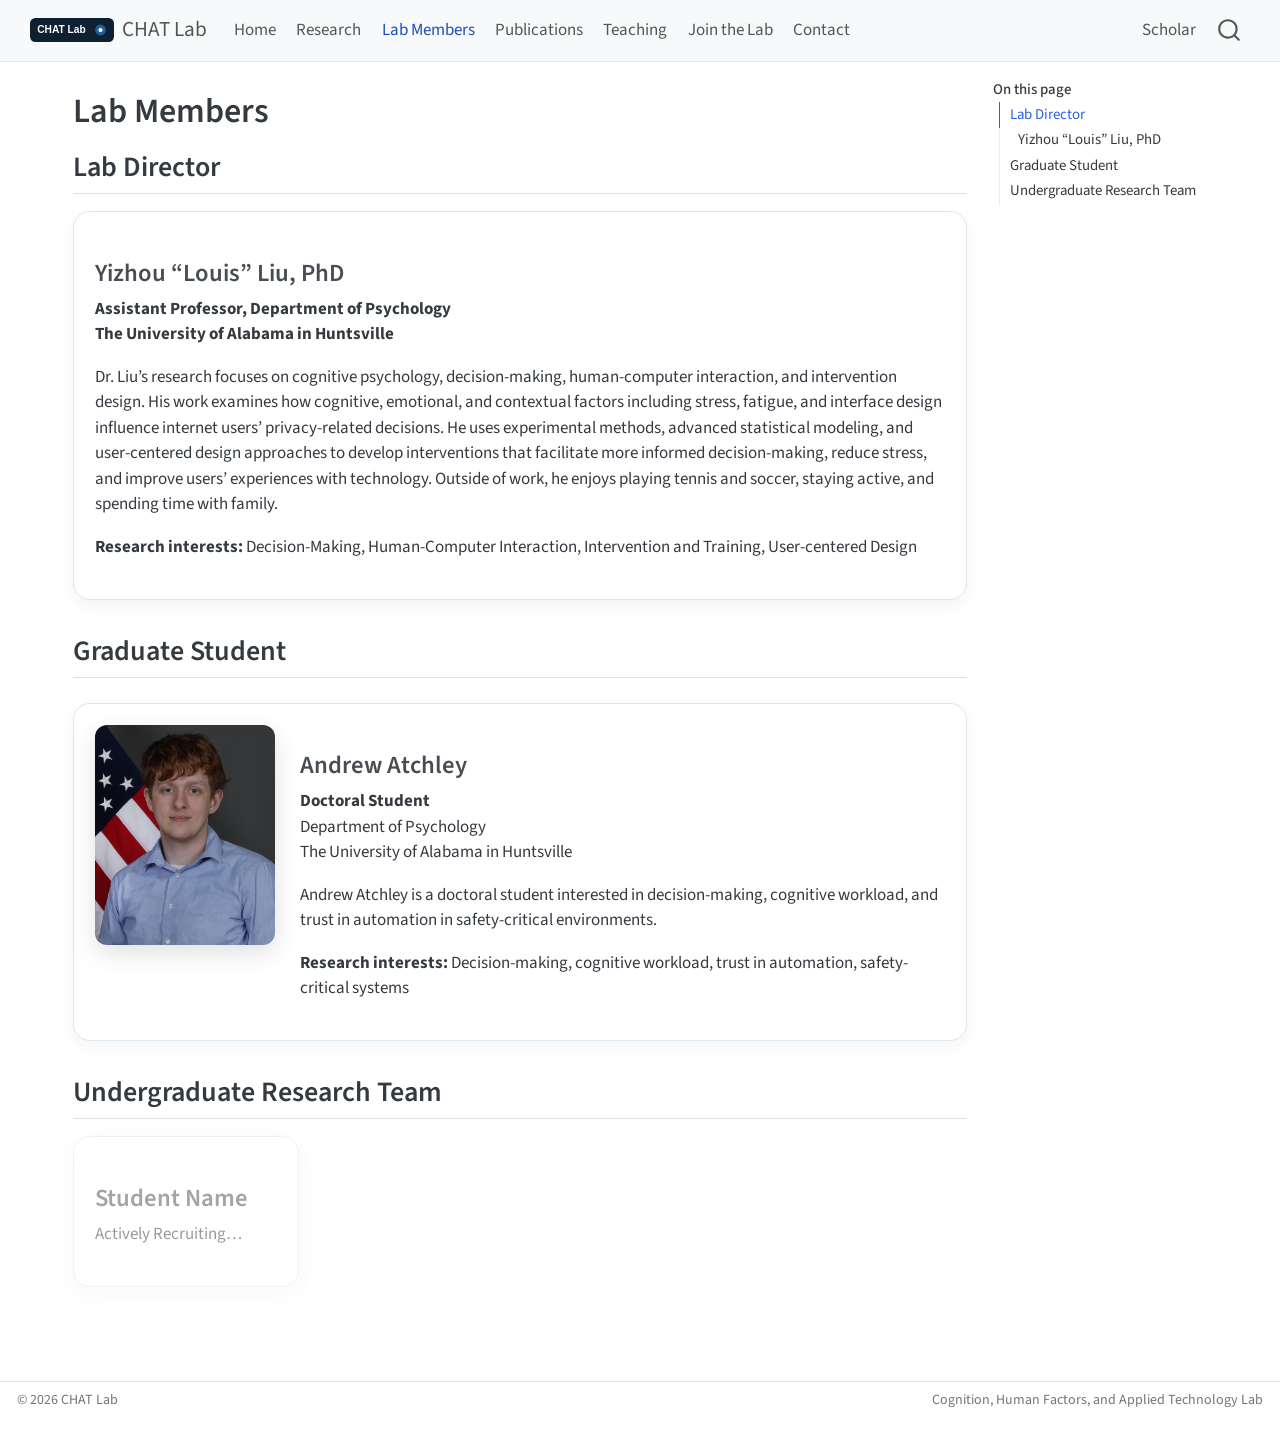
<file: docs/people.html>
<!DOCTYPE html>
<html xmlns="http://www.w3.org/1999/xhtml" lang="en" xml:lang="en"><head>

<meta charset="utf-8">
<meta name="generator" content="quarto-1.10.18">

<meta name="viewport" content="width=device-width, initial-scale=1.0, user-scalable=yes">


<title>Lab Members – CHAT Lab</title>
<style>
/* Default styles provided by pandoc.
** See https://pandoc.org/MANUAL.html#variables-for-html for config info.
*/
span.smallcaps{font-variant: small-caps;}
div.columns{display: flex; gap: 1.5em;}
div.column{flex: auto;}
@media screen {
div.columns{gap: min(4vw, 1.5em);}
div.column{overflow-x: auto;}
}
div.hanging-indent{margin-left: 1.5em; text-indent: -1.5em;}
ul.task-list{list-style: none;}
ul.task-list li input[type="checkbox"] {
  width: 0.8em;
  margin: 0 0.8em 0.2em -1em; /* quarto-specific, see https://github.com/quarto-dev/quarto-cli/issues/4556 */ 
  vertical-align: middle;
}
</style>


<script src="site_libs/quarto-nav/quarto-nav.js"></script>
<script src="site_libs/clipboard/clipboard.min.js"></script>
<script src="site_libs/quarto-search/autocomplete.umd.js"></script>
<script src="site_libs/quarto-search/fuse.min.js"></script>
<script src="site_libs/quarto-search/quarto-search.js"></script>
<meta name="quarto:offset" content="./">
<script src="site_libs/quarto-html/quarto.js" type="module"></script>
<script src="site_libs/quarto-html/tabsets/tabsets.js" type="module"></script>
<script src="site_libs/quarto-html/popper.min.js"></script>
<script src="site_libs/quarto-html/tippy.umd.min.js"></script>
<script src="site_libs/quarto-html/anchor.min.js"></script>
<link href="site_libs/quarto-html/tippy.css" rel="stylesheet">
<link href="site_libs/quarto-html/quarto-syntax-highlighting-64a204ab8560d761af7679ceaba22944.css" rel="stylesheet" id="quarto-text-highlighting-styles">
<script src="site_libs/bootstrap/bootstrap.min.js"></script>
<link href="site_libs/bootstrap/bootstrap-icons.css" rel="stylesheet">
<link href="site_libs/bootstrap/bootstrap-445b8638c3d06994fee0907d791121c4.min.css" rel="stylesheet" append-hash="true" id="quarto-bootstrap" data-mode="light">
<script id="quarto-search-options" type="application/json">{
  "location": "navbar",
  "copy-button": false,
  "collapse-after": 3,
  "panel-placement": "end",
  "type": "overlay",
  "limit": 50,
  "keyboard-shortcut": [
    "f",
    "/",
    "s"
  ],
  "show-item-context": false,
  "language": {
    "search-no-results-text": "No results",
    "search-matching-documents-text": "matching documents",
    "search-copy-link-title": "Copy link to search",
    "search-hide-matches-text": "Hide additional matches",
    "search-more-match-text": "more match in this document",
    "search-more-matches-text": "more matches in this document",
    "search-clear-button-title": "Clear",
    "search-text-placeholder": "",
    "search-detached-cancel-button-title": "Cancel",
    "search-submit-button-title": "Submit",
    "search-label": "Search"
  }
}</script>
<style>html{ scroll-behavior: smooth; }</style>


<link rel="stylesheet" href="styles.css">
</head>

<body class="nav-fixed quarto-light">

<div id="quarto-search-results"></div>
  <header id="quarto-header" class="headroom fixed-top">
    <nav class="navbar navbar-expand-lg " data-bs-theme="dark">
      <div class="navbar-container container-fluid">
      <div class="navbar-brand-container mx-auto">
    <a href="./index.html" class="navbar-brand navbar-brand-logo">
    <img src="./assets/chat-lab-logo-placeholder.svg" alt="" class="navbar-logo light-content">
    <img src="./assets/chat-lab-logo-placeholder.svg" alt="" class="navbar-logo dark-content">
    </a>
    <a class="navbar-brand" href="./index.html">
    <span class="navbar-title">CHAT Lab</span>
    </a>
  </div>
            <div id="quarto-search" class="" title="Search"></div>
          <button class="navbar-toggler" type="button" data-bs-toggle="collapse" data-bs-target="#navbarCollapse" aria-controls="navbarCollapse" role="menu" aria-expanded="false" aria-label="Toggle navigation" onclick="if (window.quartoToggleHeadroom) { window.quartoToggleHeadroom(); }">
  <span class="navbar-toggler-icon"></span>
</button>
          <div class="collapse navbar-collapse" id="navbarCollapse">
            <ul class="navbar-nav navbar-nav-scroll me-auto">
  <li class="nav-item">
    <a class="nav-link" href="./index.html"> 
<span class="menu-text">Home</span></a>
  </li>  
  <li class="nav-item">
    <a class="nav-link" href="./research.html"> 
<span class="menu-text">Research</span></a>
  </li>  
  <li class="nav-item">
    <a class="nav-link active" href="./people.html" aria-current="page"> 
<span class="menu-text">Lab Members</span></a>
  </li>  
  <li class="nav-item">
    <a class="nav-link" href="./publications.html"> 
<span class="menu-text">Publications</span></a>
  </li>  
  <li class="nav-item">
    <a class="nav-link" href="./teaching.html"> 
<span class="menu-text">Teaching</span></a>
  </li>  
  <li class="nav-item">
    <a class="nav-link" href="./joining.html"> 
<span class="menu-text">Join the Lab</span></a>
  </li>  
  <li class="nav-item">
    <a class="nav-link" href="./contact.html"> 
<span class="menu-text">Contact</span></a>
  </li>  
</ul>
            <ul class="navbar-nav navbar-nav-scroll ms-auto">
  <li class="nav-item">
    <a class="nav-link" href="https://scholar.google.com/citations?user=MouYe6sAAAAJ&amp;hl=en" target="_blank"> 
<span class="menu-text">Scholar</span></a>
  </li>  
</ul>
          </div> <!-- /navcollapse -->
            <div class="quarto-navbar-tools">
</div>
      </div> <!-- /container-fluid -->
    </nav>
</header>
<!-- content -->
<div id="quarto-content" class="quarto-container page-columns page-rows-contents page-layout-full page-navbar">
<!-- sidebar -->
<!-- margin-sidebar -->
    <div id="quarto-margin-sidebar" class="sidebar margin-sidebar">
        <nav id="TOC" role="doc-toc" class="toc-active">
    <h2 id="toc-title">On this page</h2>
   
  <ul>
  <li><a href="#lab-director" id="toc-lab-director" class="nav-link active" data-scroll-target="#lab-director">Lab Director</a>
  <ul class="collapse">
  <li><a href="#yizhou-louis-liu-phd" id="toc-yizhou-louis-liu-phd" class="nav-link" data-scroll-target="#yizhou-louis-liu-phd">Yizhou “Louis” Liu, PhD</a></li>
  </ul></li>
  <li><a href="#graduate-student" id="toc-graduate-student" class="nav-link" data-scroll-target="#graduate-student">Graduate Student</a></li>
  <li><a href="#undergraduate-research-team" id="toc-undergraduate-research-team" class="nav-link" data-scroll-target="#undergraduate-research-team">Undergraduate Research Team</a>
  <ul class="collapse">
  <li><a href="#student-name" id="toc-student-name" class="nav-link" data-scroll-target="#student-name">Student Name</a></li>
  </ul></li>
  </ul>
</nav>
    </div>
<!-- main -->
<main class="content column-page-left" id="quarto-document-content">

<header id="title-block-header" class="quarto-title-block default">
<div class="quarto-title">
<h1 class="title">Lab Members</h1>
</div>



<div class="quarto-title-meta column-page-left">

    
  
    
  </div>
  


</header>


<section id="lab-director" class="level2">
<h2 class="anchored" data-anchor-id="lab-director">Lab Director</h2>
<section id="yizhou-louis-liu-phd" class="level3 person">
<h3 class="anchored" data-anchor-id="yizhou-louis-liu-phd">Yizhou “Louis” Liu, PhD</h3>
<p><strong>Assistant Professor, Department of Psychology</strong><br>
<strong>The University of Alabama in Huntsville</strong></p>
<p>Dr.&nbsp;Liu’s research focuses on cognitive psychology, decision-making, human-computer interaction, and intervention design. His work examines how cognitive, emotional, and contextual factors including stress, fatigue, and interface design influence internet users’ privacy-related decisions. He uses experimental methods, advanced statistical modeling, and user-centered design approaches to develop interventions that facilitate more informed decision-making, reduce stress, and improve users’ experiences with technology. Outside of work, he enjoys playing tennis and soccer, staying active, and spending time with family.</p>
<p><strong>Research interests:</strong> Decision-Making, Human-Computer Interaction, Intervention and Training, User-centered Design</p>
</section>
</section>
<section id="graduate-student" class="level2">
<h2 class="anchored" data-anchor-id="graduate-student">Graduate Student</h2>
<div class="person member-card">
<div class="member-photo">
<p><img src="image/Atchley.jpg" class="img-fluid" alt="Andrew Atchley, doctoral student in the CHAT Lab"></p>
</div>
<section id="andrew-atchley" class="level3 member-info">
<h3 class="anchored" data-anchor-id="andrew-atchley">Andrew Atchley</h3>
<p><strong>Doctoral Student</strong><br>
Department of Psychology<br>
The University of Alabama in Huntsville</p>
<p>Andrew Atchley is a doctoral student interested in decision-making, cognitive workload, and trust in automation in safety-critical environments.</p>
<p><strong>Research interests:</strong> Decision-making, cognitive workload, trust in automation, safety-critical systems</p>
</section>
</div>
</section>
<section id="undergraduate-research-team" class="level2">
<h2 class="anchored" data-anchor-id="undergraduate-research-team">Undergraduate Research Team</h2>
<section id="student-name" class="level3 placeholder">
<h3 class="anchored" data-anchor-id="student-name">Student Name</h3>
<p>Actively Recruiting…</p>
</section>


</section>

</main> <!-- /main -->
<script id="quarto-html-after-body" type="application/javascript">
  window.document.addEventListener("DOMContentLoaded", function (event) {
    const icon = "";
    const anchorJS = new window.AnchorJS();
    anchorJS.options = {
      placement: 'right',
      icon: icon
    };
    anchorJS.add('.anchored');
    const isCodeAnnotation = (el) => {
      for (const clz of el.classList) {
        if (clz.startsWith('code-annotation-')) {                     
          return true;
        }
      }
      return false;
    }
    const onCopySuccess = function(e) {
      // button target
      const button = e.trigger;
      // don't keep focus
      button.blur();
      // flash "checked"
      button.classList.add('code-copy-button-checked');
      var currentTitle = button.getAttribute("title");
      button.setAttribute("title", "Copied!");
      let tooltip;
      if (window.bootstrap) {
        button.setAttribute("data-bs-toggle", "tooltip");
        button.setAttribute("data-bs-placement", "left");
        button.setAttribute("data-bs-title", "Copied!");
        tooltip = new bootstrap.Tooltip(button, 
          { trigger: "manual", 
            customClass: "code-copy-button-tooltip",
            offset: [0, -8]});
        tooltip.show();    
      }
      setTimeout(function() {
        if (tooltip) {
          tooltip.hide();
          button.removeAttribute("data-bs-title");
          button.removeAttribute("data-bs-toggle");
          button.removeAttribute("data-bs-placement");
        }
        button.setAttribute("title", currentTitle);
        button.classList.remove('code-copy-button-checked');
      }, 1000);
      // clear code selection
      e.clearSelection();
    }
    const getTextToCopy = function(trigger) {
      const outerScaffold = trigger.parentElement.cloneNode(true);
      const codeEl = outerScaffold.querySelector('code');
      for (const childEl of codeEl.children) {
        if (isCodeAnnotation(childEl)) {
          childEl.remove();
        }
      }
      return codeEl.innerText;
    }
    const clipboard = new window.ClipboardJS('.code-copy-button:not([data-in-quarto-modal])', {
      text: getTextToCopy
    });
    clipboard.on('success', onCopySuccess);
    if (window.document.getElementById('quarto-embedded-source-code-modal')) {
      const clipboardModal = new window.ClipboardJS('.code-copy-button[data-in-quarto-modal]', {
        text: getTextToCopy,
        container: window.document.getElementById('quarto-embedded-source-code-modal')
      });
      clipboardModal.on('success', onCopySuccess);
    }
      var localhostRegex = new RegExp(/^(?:http|https):\/\/localhost\:?[0-9]*\//);
      var mailtoRegex = new RegExp(/^mailto:/);
        var filterRegex = new RegExp("https:\/\/your-domain-here");
      var isInternal = (href) => {
          return filterRegex.test(href) || localhostRegex.test(href) || mailtoRegex.test(href);
      }
      // Inspect non-navigation links and adorn them if external
     var links = window.document.querySelectorAll('a[href]:not(.nav-link):not(.navbar-brand):not(.toc-action):not(.sidebar-link):not(.sidebar-item-toggle):not(.pagination-link):not(.no-external):not([aria-hidden]):not(.dropdown-item):not(.quarto-navigation-tool):not(.about-link)');
      for (var i=0; i<links.length; i++) {
        const link = links[i];
        if (!isInternal(link.href)) {
          // undo the damage that might have been done by quarto-nav.js in the case of
          // links that we want to consider external
          if (link.dataset.originalHref !== undefined) {
            link.href = link.dataset.originalHref;
          }
        }
      }
    function tippyHover(el, contentFn, onTriggerFn, onUntriggerFn) {
      const config = {
        allowHTML: true,
        maxWidth: 500,
        delay: 100,
        arrow: false,
        appendTo: function(el) {
            return el.parentElement;
        },
        interactive: true,
        interactiveBorder: 10,
        theme: 'quarto',
        placement: 'bottom-start',
      };
      if (contentFn) {
        config.content = contentFn;
      }
      if (onTriggerFn) {
        config.onTrigger = onTriggerFn;
      }
      if (onUntriggerFn) {
        config.onUntrigger = onUntriggerFn;
      }
      window.tippy(el, config); 
    }
    const noterefs = window.document.querySelectorAll('a[role="doc-noteref"]');
    for (var i=0; i<noterefs.length; i++) {
      const ref = noterefs[i];
      tippyHover(ref, function() {
        // use id or data attribute instead here
        let href = ref.getAttribute('data-footnote-href') || ref.getAttribute('href');
        try { href = new URL(href).hash; } catch {}
        const id = href.replace(/^#\/?/, "");
        const note = window.document.getElementById(id);
        if (note) {
          return note.innerHTML;
        } else {
          return "";
        }
      });
    }
    const xrefs = window.document.querySelectorAll('a.quarto-xref');
    const processXRef = (id, note) => {
      // Strip column container classes
      const stripColumnClz = (el) => {
        el.classList.remove("page-full", "page-columns");
        if (el.children) {
          for (const child of el.children) {
            stripColumnClz(child);
          }
        }
      }
      stripColumnClz(note)
      if (id === null || id.startsWith('sec-')) {
        // Special case sections, only their first couple elements
        const container = document.createElement("div");
        if (note.children && note.children.length > 2) {
          container.appendChild(note.children[0].cloneNode(true));
          for (let i = 1; i < note.children.length; i++) {
            const child = note.children[i];
            if (child.tagName === "P" && child.innerText === "") {
              continue;
            } else {
              container.appendChild(child.cloneNode(true));
              break;
            }
          }
          if (window.Quarto?.typesetMath) {
            window.Quarto.typesetMath(container);
          }
          return container.innerHTML
        } else {
          if (window.Quarto?.typesetMath) {
            window.Quarto.typesetMath(note);
          }
          return note.innerHTML;
        }
      } else {
        // Remove any anchor links if they are present
        const anchorLink = note.querySelector('a.anchorjs-link');
        if (anchorLink) {
          anchorLink.remove();
        }
        if (window.Quarto?.typesetMath) {
          window.Quarto.typesetMath(note);
        }
        if (note.classList.contains("callout")) {
          return note.outerHTML;
        } else {
          return note.innerHTML;
        }
      }
    }
    for (var i=0; i<xrefs.length; i++) {
      const xref = xrefs[i];
      tippyHover(xref, undefined, function(instance) {
        instance.disable();
        let url = xref.getAttribute('href');
        let hash = undefined; 
        if (url.startsWith('#')) {
          hash = url;
        } else {
          try { hash = new URL(url).hash; } catch {}
        }
        if (hash) {
          const id = hash.replace(/^#\/?/, "");
          const note = window.document.getElementById(id);
          if (note !== null) {
            try {
              const html = processXRef(id, note.cloneNode(true));
              instance.setContent(html);
            } finally {
              instance.enable();
              instance.show();
            }
          } else {
            // See if we can fetch this
            fetch(url.split('#')[0])
            .then(res => res.text())
            .then(html => {
              const parser = new DOMParser();
              const htmlDoc = parser.parseFromString(html, "text/html");
              const note = htmlDoc.getElementById(id);
              if (note !== null) {
                const html = processXRef(id, note);
                instance.setContent(html);
              } 
            }).finally(() => {
              instance.enable();
              instance.show();
            });
          }
        } else {
          // See if we can fetch a full url (with no hash to target)
          // This is a special case and we should probably do some content thinning / targeting
          fetch(url)
          .then(res => res.text())
          .then(html => {
            const parser = new DOMParser();
            const htmlDoc = parser.parseFromString(html, "text/html");
            const note = htmlDoc.querySelector('main.content');
            if (note !== null) {
              // This should only happen for chapter cross references
              // (since there is no id in the URL)
              // remove the first header
              if (note.children.length > 0 && note.children[0].tagName === "HEADER") {
                note.children[0].remove();
              }
              const html = processXRef(null, note);
              instance.setContent(html);
            } 
          }).finally(() => {
            instance.enable();
            instance.show();
          });
        }
      }, function(instance) {
      });
    }
        let selectedAnnoteEl;
        const selectorForAnnotation = ( cell, annotation) => {
          let cellAttr = 'data-code-cell="' + cell + '"';
          let lineAttr = 'data-code-annotation="' +  annotation + '"';
          const selector = 'span[' + cellAttr + '][' + lineAttr + ']';
          return selector;
        }
        const selectCodeLines = (annoteEl) => {
          const doc = window.document;
          const targetCell = annoteEl.getAttribute("data-target-cell");
          const targetAnnotation = annoteEl.getAttribute("data-target-annotation");
          const annoteSpan = window.document.querySelector(selectorForAnnotation(targetCell, targetAnnotation));
          const lines = annoteSpan.getAttribute("data-code-lines").split(",");
          const lineIds = lines.map((line) => {
            return targetCell + "-" + line;
          })
          let top = null;
          let height = null;
          let parent = null;
          if (lineIds.length > 0) {
              //compute the position of the single el (top and bottom and make a div)
              const el = window.document.getElementById(lineIds[0]);
              top = el.offsetTop;
              height = el.offsetHeight;
              parent = el.parentElement.parentElement;
            if (lineIds.length > 1) {
              const lastEl = window.document.getElementById(lineIds[lineIds.length - 1]);
              const bottom = lastEl.offsetTop + lastEl.offsetHeight;
              height = bottom - top;
            }
            if (top !== null && height !== null && parent !== null) {
              // cook up a div (if necessary) and position it 
              let div = window.document.getElementById("code-annotation-line-highlight");
              if (div === null) {
                div = window.document.createElement("div");
                div.setAttribute("id", "code-annotation-line-highlight");
                div.style.position = 'absolute';
                parent.appendChild(div);
              }
              div.style.top = top - 2 + "px";
              div.style.height = height + 4 + "px";
              div.style.left = 0;
              let gutterDiv = window.document.getElementById("code-annotation-line-highlight-gutter");
              if (gutterDiv === null) {
                gutterDiv = window.document.createElement("div");
                gutterDiv.setAttribute("id", "code-annotation-line-highlight-gutter");
                gutterDiv.style.position = 'absolute';
                const codeCell = window.document.getElementById(targetCell);
                const gutter = codeCell.querySelector('.code-annotation-gutter');
                gutter.appendChild(gutterDiv);
              }
              gutterDiv.style.top = top - 2 + "px";
              gutterDiv.style.height = height + 4 + "px";
            }
            selectedAnnoteEl = annoteEl;
          }
        };
        const unselectCodeLines = () => {
          const elementsIds = ["code-annotation-line-highlight", "code-annotation-line-highlight-gutter"];
          elementsIds.forEach((elId) => {
            const div = window.document.getElementById(elId);
            if (div) {
              div.remove();
            }
          });
          selectedAnnoteEl = undefined;
        };
          // Handle positioning of the toggle
      window.addEventListener(
        "resize",
        throttle(() => {
          elRect = undefined;
          if (selectedAnnoteEl) {
            selectCodeLines(selectedAnnoteEl);
          }
        }, 10)
      );
      function throttle(fn, ms) {
      let throttle = false;
      let timer;
        return (...args) => {
          if(!throttle) { // first call gets through
              fn.apply(this, args);
              throttle = true;
          } else { // all the others get throttled
              if(timer) clearTimeout(timer); // cancel #2
              timer = setTimeout(() => {
                fn.apply(this, args);
                timer = throttle = false;
              }, ms);
          }
        };
      }
        // Attach click handler to the DT
        const annoteDls = window.document.querySelectorAll('dt[data-target-cell]');
        for (const annoteDlNode of annoteDls) {
          annoteDlNode.addEventListener('click', (event) => {
            const clickedEl = event.target;
            if (clickedEl !== selectedAnnoteEl) {
              unselectCodeLines();
              const activeEl = window.document.querySelector('dt[data-target-cell].code-annotation-active');
              if (activeEl) {
                activeEl.classList.remove('code-annotation-active');
              }
              selectCodeLines(clickedEl);
              clickedEl.classList.add('code-annotation-active');
            } else {
              // Unselect the line
              unselectCodeLines();
              clickedEl.classList.remove('code-annotation-active');
            }
          });
        }
    const findCites = (el) => {
      const parentEl = el.parentElement;
      if (parentEl) {
        const cites = parentEl.dataset.cites;
        if (cites) {
          return {
            el,
            cites: cites.split(' ')
          };
        } else {
          return findCites(el.parentElement)
        }
      } else {
        return undefined;
      }
    };
    var bibliorefs = window.document.querySelectorAll('a[role="doc-biblioref"]');
    for (var i=0; i<bibliorefs.length; i++) {
      const ref = bibliorefs[i];
      const citeInfo = findCites(ref);
      if (citeInfo) {
        tippyHover(citeInfo.el, function() {
          var popup = window.document.createElement('div');
          citeInfo.cites.forEach(function(cite) {
            var citeDiv = window.document.createElement('div');
            citeDiv.classList.add('hanging-indent');
            citeDiv.classList.add('csl-entry');
            var biblioDiv = window.document.getElementById('ref-' + cite);
            if (biblioDiv) {
              citeDiv.innerHTML = biblioDiv.innerHTML;
            }
            popup.appendChild(citeDiv);
          });
          return popup.innerHTML;
        });
      }
    }
  });
  </script>
</div> <!-- /content -->
<footer class="footer">
  <div class="nav-footer">
    <div class="nav-footer-left">
<p>© 2026 CHAT Lab</p>
</div>   
    <div class="nav-footer-center">
      &nbsp;
    </div>
    <div class="nav-footer-right">
<p>Cognition, Human Factors, and Applied Technology Lab</p>
</div>
  </div>
</footer>




<script src="site_libs/quarto-html/zenscroll-min.js"></script>
</body></html>
</file>
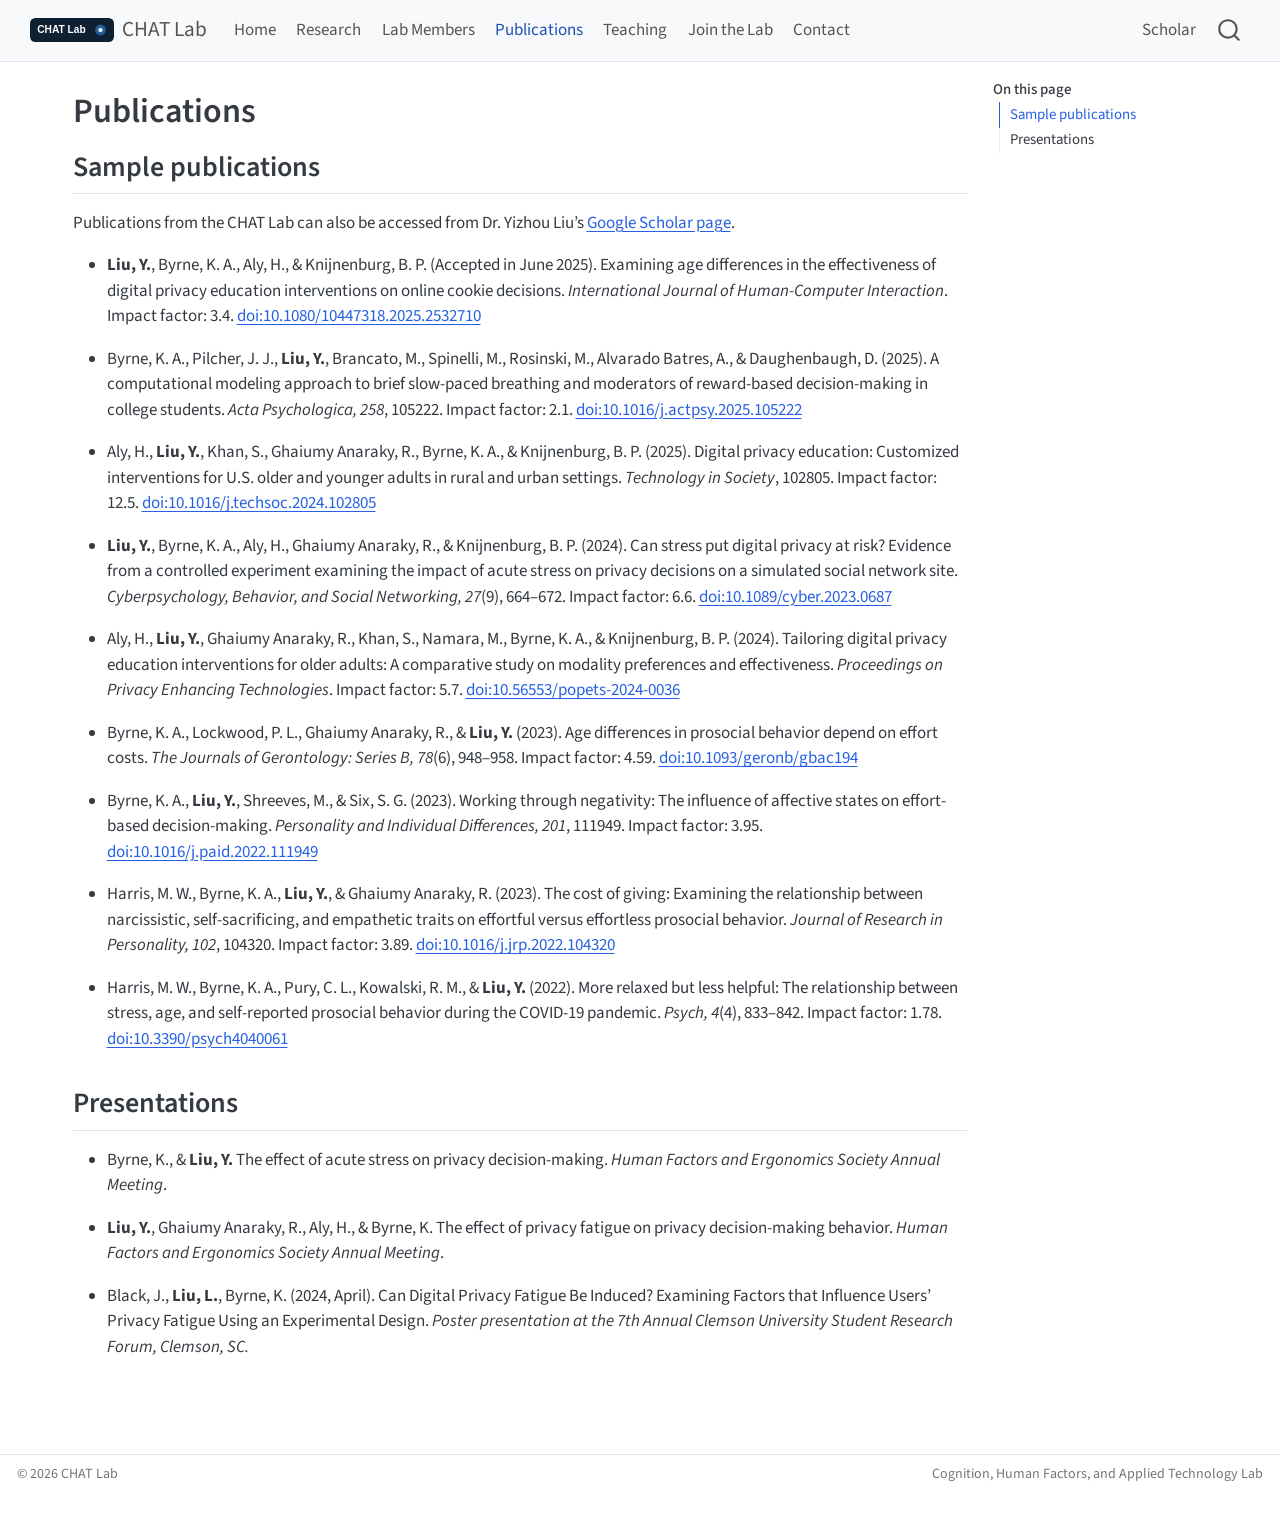
<file: docs/publications.html>
<!DOCTYPE html>
<html xmlns="http://www.w3.org/1999/xhtml" lang="en" xml:lang="en"><head>

<meta charset="utf-8">
<meta name="generator" content="quarto-1.10.18">

<meta name="viewport" content="width=device-width, initial-scale=1.0, user-scalable=yes">


<title>Publications – CHAT Lab</title>
<style>
/* Default styles provided by pandoc.
** See https://pandoc.org/MANUAL.html#variables-for-html for config info.
*/
span.smallcaps{font-variant: small-caps;}
div.columns{display: flex; gap: 1.5em;}
div.column{flex: auto;}
@media screen {
div.columns{gap: min(4vw, 1.5em);}
div.column{overflow-x: auto;}
}
div.hanging-indent{margin-left: 1.5em; text-indent: -1.5em;}
ul.task-list{list-style: none;}
ul.task-list li input[type="checkbox"] {
  width: 0.8em;
  margin: 0 0.8em 0.2em -1em; /* quarto-specific, see https://github.com/quarto-dev/quarto-cli/issues/4556 */ 
  vertical-align: middle;
}
</style>


<script src="site_libs/quarto-nav/quarto-nav.js"></script>
<script src="site_libs/clipboard/clipboard.min.js"></script>
<script src="site_libs/quarto-search/autocomplete.umd.js"></script>
<script src="site_libs/quarto-search/fuse.min.js"></script>
<script src="site_libs/quarto-search/quarto-search.js"></script>
<meta name="quarto:offset" content="./">
<script src="site_libs/quarto-html/quarto.js" type="module"></script>
<script src="site_libs/quarto-html/tabsets/tabsets.js" type="module"></script>
<script src="site_libs/quarto-html/popper.min.js"></script>
<script src="site_libs/quarto-html/tippy.umd.min.js"></script>
<script src="site_libs/quarto-html/anchor.min.js"></script>
<link href="site_libs/quarto-html/tippy.css" rel="stylesheet">
<link href="site_libs/quarto-html/quarto-syntax-highlighting-64a204ab8560d761af7679ceaba22944.css" rel="stylesheet" id="quarto-text-highlighting-styles">
<script src="site_libs/bootstrap/bootstrap.min.js"></script>
<link href="site_libs/bootstrap/bootstrap-icons.css" rel="stylesheet">
<link href="site_libs/bootstrap/bootstrap-445b8638c3d06994fee0907d791121c4.min.css" rel="stylesheet" append-hash="true" id="quarto-bootstrap" data-mode="light">
<script id="quarto-search-options" type="application/json">{
  "location": "navbar",
  "copy-button": false,
  "collapse-after": 3,
  "panel-placement": "end",
  "type": "overlay",
  "limit": 50,
  "keyboard-shortcut": [
    "f",
    "/",
    "s"
  ],
  "show-item-context": false,
  "language": {
    "search-no-results-text": "No results",
    "search-matching-documents-text": "matching documents",
    "search-copy-link-title": "Copy link to search",
    "search-hide-matches-text": "Hide additional matches",
    "search-more-match-text": "more match in this document",
    "search-more-matches-text": "more matches in this document",
    "search-clear-button-title": "Clear",
    "search-text-placeholder": "",
    "search-detached-cancel-button-title": "Cancel",
    "search-submit-button-title": "Submit",
    "search-label": "Search"
  }
}</script>
<style>html{ scroll-behavior: smooth; }</style>


<link rel="stylesheet" href="styles.css">
</head>

<body class="nav-fixed quarto-light">

<div id="quarto-search-results"></div>
  <header id="quarto-header" class="headroom fixed-top">
    <nav class="navbar navbar-expand-lg " data-bs-theme="dark">
      <div class="navbar-container container-fluid">
      <div class="navbar-brand-container mx-auto">
    <a href="./index.html" class="navbar-brand navbar-brand-logo">
    <img src="./assets/chat-lab-logo-placeholder.svg" alt="" class="navbar-logo light-content">
    <img src="./assets/chat-lab-logo-placeholder.svg" alt="" class="navbar-logo dark-content">
    </a>
    <a class="navbar-brand" href="./index.html">
    <span class="navbar-title">CHAT Lab</span>
    </a>
  </div>
            <div id="quarto-search" class="" title="Search"></div>
          <button class="navbar-toggler" type="button" data-bs-toggle="collapse" data-bs-target="#navbarCollapse" aria-controls="navbarCollapse" role="menu" aria-expanded="false" aria-label="Toggle navigation" onclick="if (window.quartoToggleHeadroom) { window.quartoToggleHeadroom(); }">
  <span class="navbar-toggler-icon"></span>
</button>
          <div class="collapse navbar-collapse" id="navbarCollapse">
            <ul class="navbar-nav navbar-nav-scroll me-auto">
  <li class="nav-item">
    <a class="nav-link" href="./index.html"> 
<span class="menu-text">Home</span></a>
  </li>  
  <li class="nav-item">
    <a class="nav-link" href="./research.html"> 
<span class="menu-text">Research</span></a>
  </li>  
  <li class="nav-item">
    <a class="nav-link" href="./people.html"> 
<span class="menu-text">Lab Members</span></a>
  </li>  
  <li class="nav-item">
    <a class="nav-link active" href="./publications.html" aria-current="page"> 
<span class="menu-text">Publications</span></a>
  </li>  
  <li class="nav-item">
    <a class="nav-link" href="./teaching.html"> 
<span class="menu-text">Teaching</span></a>
  </li>  
  <li class="nav-item">
    <a class="nav-link" href="./joining.html"> 
<span class="menu-text">Join the Lab</span></a>
  </li>  
  <li class="nav-item">
    <a class="nav-link" href="./contact.html"> 
<span class="menu-text">Contact</span></a>
  </li>  
</ul>
            <ul class="navbar-nav navbar-nav-scroll ms-auto">
  <li class="nav-item">
    <a class="nav-link" href="https://scholar.google.com/citations?user=MouYe6sAAAAJ&amp;hl=en" target="_blank"> 
<span class="menu-text">Scholar</span></a>
  </li>  
</ul>
          </div> <!-- /navcollapse -->
            <div class="quarto-navbar-tools">
</div>
      </div> <!-- /container-fluid -->
    </nav>
</header>
<!-- content -->
<div id="quarto-content" class="quarto-container page-columns page-rows-contents page-layout-full page-navbar">
<!-- sidebar -->
<!-- margin-sidebar -->
    <div id="quarto-margin-sidebar" class="sidebar margin-sidebar">
        <nav id="TOC" role="doc-toc" class="toc-active">
    <h2 id="toc-title">On this page</h2>
   
  <ul>
  <li><a href="#sample-publications" id="toc-sample-publications" class="nav-link active" data-scroll-target="#sample-publications">Sample publications</a></li>
  <li><a href="#presentations" id="toc-presentations" class="nav-link" data-scroll-target="#presentations">Presentations</a></li>
  </ul>
</nav>
    </div>
<!-- main -->
<main class="content column-page-left" id="quarto-document-content">

<header id="title-block-header" class="quarto-title-block default">
<div class="quarto-title">
<h1 class="title">Publications</h1>
</div>



<div class="quarto-title-meta column-page-left">

    
  
    
  </div>
  


</header>


<section id="sample-publications" class="level2">
<h2 class="anchored" data-anchor-id="sample-publications">Sample publications</h2>
<p>Publications from the CHAT Lab can also be accessed from Dr.&nbsp;Yizhou Liu’s <a href="https://scholar.google.com/citations?user=BLunEyAAAAAJ&amp;hl=en&amp;oi=ao">Google Scholar page</a>.</p>
<ul>
<li><p><strong>Liu, Y.</strong>, Byrne, K. A., Aly, H., &amp; Knijnenburg, B. P. (Accepted in June 2025). Examining age differences in the effectiveness of digital privacy education interventions on online cookie decisions. <em>International Journal of Human-Computer Interaction</em>. Impact factor: 3.4. <a href="https://doi.org/10.1080/10447318.2025.2532710">doi:10.1080/10447318.2025.2532710</a></p></li>
<li><p>Byrne, K. A., Pilcher, J. J., <strong>Liu, Y.</strong>, Brancato, M., Spinelli, M., Rosinski, M., Alvarado Batres, A., &amp; Daughenbaugh, D. (2025). A computational modeling approach to brief slow-paced breathing and moderators of reward-based decision-making in college students. <em>Acta Psychologica, 258</em>, 105222. Impact factor: 2.1. <a href="https://doi.org/10.1016/j.actpsy.2025.105222">doi:10.1016/j.actpsy.2025.105222</a></p></li>
<li><p>Aly, H., <strong>Liu, Y.</strong>, Khan, S., Ghaiumy Anaraky, R., Byrne, K. A., &amp; Knijnenburg, B. P. (2025). Digital privacy education: Customized interventions for U.S. older and younger adults in rural and urban settings. <em>Technology in Society</em>, 102805. Impact factor: 12.5. <a href="https://doi.org/10.1016/j.techsoc.2024.102805">doi:10.1016/j.techsoc.2024.102805</a></p></li>
<li><p><strong>Liu, Y.</strong>, Byrne, K. A., Aly, H., Ghaiumy Anaraky, R., &amp; Knijnenburg, B. P. (2024). Can stress put digital privacy at risk? Evidence from a controlled experiment examining the impact of acute stress on privacy decisions on a simulated social network site. <em>Cyberpsychology, Behavior, and Social Networking, 27</em>(9), 664–672. Impact factor: 6.6. <a href="https://doi.org/10.1089/cyber.2023.0687">doi:10.1089/cyber.2023.0687</a></p></li>
<li><p>Aly, H., <strong>Liu, Y.</strong>, Ghaiumy Anaraky, R., Khan, S., Namara, M., Byrne, K. A., &amp; Knijnenburg, B. P. (2024). Tailoring digital privacy education interventions for older adults: A comparative study on modality preferences and effectiveness. <em>Proceedings on Privacy Enhancing Technologies</em>. Impact factor: 5.7. <a href="https://doi.org/10.56553/popets-2024-0036">doi:10.56553/popets-2024-0036</a></p></li>
<li><p>Byrne, K. A., Lockwood, P. L., Ghaiumy Anaraky, R., &amp; <strong>Liu, Y.</strong> (2023). Age differences in prosocial behavior depend on effort costs. <em>The Journals of Gerontology: Series B, 78</em>(6), 948–958. Impact factor: 4.59. <a href="https://doi.org/10.1093/geronb/gbac194">doi:10.1093/geronb/gbac194</a></p></li>
<li><p>Byrne, K. A., <strong>Liu, Y.</strong>, Shreeves, M., &amp; Six, S. G. (2023). Working through negativity: The influence of affective states on effort-based decision-making. <em>Personality and Individual Differences, 201</em>, 111949. Impact factor: 3.95. <a href="https://doi.org/10.1016/j.paid.2022.111949">doi:10.1016/j.paid.2022.111949</a></p></li>
<li><p>Harris, M. W., Byrne, K. A., <strong>Liu, Y.</strong>, &amp; Ghaiumy Anaraky, R. (2023). The cost of giving: Examining the relationship between narcissistic, self-sacrificing, and empathetic traits on effortful versus effortless prosocial behavior. <em>Journal of Research in Personality, 102</em>, 104320. Impact factor: 3.89. <a href="https://doi.org/10.1016/j.jrp.2022.104320">doi:10.1016/j.jrp.2022.104320</a></p></li>
<li><p>Harris, M. W., Byrne, K. A., Pury, C. L., Kowalski, R. M., &amp; <strong>Liu, Y.</strong> (2022). More relaxed but less helpful: The relationship between stress, age, and self-reported prosocial behavior during the COVID-19 pandemic. <em>Psych, 4</em>(4), 833–842. Impact factor: 1.78. <a href="https://doi.org/10.3390/psych4040061">doi:10.3390/psych4040061</a></p></li>
</ul>
</section>
<section id="presentations" class="level2">
<h2 class="anchored" data-anchor-id="presentations">Presentations</h2>
<ul>
<li><p>Byrne, K., &amp; <strong>Liu, Y.</strong> The effect of acute stress on privacy decision-making. <em>Human Factors and Ergonomics Society Annual Meeting</em>.</p></li>
<li><p><strong>Liu, Y.</strong>, Ghaiumy Anaraky, R., Aly, H., &amp; Byrne, K. The effect of privacy fatigue on privacy decision-making behavior. <em>Human Factors and Ergonomics Society Annual Meeting</em>.</p></li>
<li><p>Black, J., <strong>Liu, L.</strong>, Byrne, K. (2024, April). Can Digital Privacy Fatigue Be Induced? Examining Factors that Influence Users’ Privacy Fatigue Using an Experimental Design. <em>Poster presentation at the 7th Annual Clemson University Student Research Forum, Clemson, SC.</em></p></li>
</ul>


</section>

</main> <!-- /main -->
<script id="quarto-html-after-body" type="application/javascript">
  window.document.addEventListener("DOMContentLoaded", function (event) {
    const icon = "";
    const anchorJS = new window.AnchorJS();
    anchorJS.options = {
      placement: 'right',
      icon: icon
    };
    anchorJS.add('.anchored');
    const isCodeAnnotation = (el) => {
      for (const clz of el.classList) {
        if (clz.startsWith('code-annotation-')) {                     
          return true;
        }
      }
      return false;
    }
    const onCopySuccess = function(e) {
      // button target
      const button = e.trigger;
      // don't keep focus
      button.blur();
      // flash "checked"
      button.classList.add('code-copy-button-checked');
      var currentTitle = button.getAttribute("title");
      button.setAttribute("title", "Copied!");
      let tooltip;
      if (window.bootstrap) {
        button.setAttribute("data-bs-toggle", "tooltip");
        button.setAttribute("data-bs-placement", "left");
        button.setAttribute("data-bs-title", "Copied!");
        tooltip = new bootstrap.Tooltip(button, 
          { trigger: "manual", 
            customClass: "code-copy-button-tooltip",
            offset: [0, -8]});
        tooltip.show();    
      }
      setTimeout(function() {
        if (tooltip) {
          tooltip.hide();
          button.removeAttribute("data-bs-title");
          button.removeAttribute("data-bs-toggle");
          button.removeAttribute("data-bs-placement");
        }
        button.setAttribute("title", currentTitle);
        button.classList.remove('code-copy-button-checked');
      }, 1000);
      // clear code selection
      e.clearSelection();
    }
    const getTextToCopy = function(trigger) {
      const outerScaffold = trigger.parentElement.cloneNode(true);
      const codeEl = outerScaffold.querySelector('code');
      for (const childEl of codeEl.children) {
        if (isCodeAnnotation(childEl)) {
          childEl.remove();
        }
      }
      return codeEl.innerText;
    }
    const clipboard = new window.ClipboardJS('.code-copy-button:not([data-in-quarto-modal])', {
      text: getTextToCopy
    });
    clipboard.on('success', onCopySuccess);
    if (window.document.getElementById('quarto-embedded-source-code-modal')) {
      const clipboardModal = new window.ClipboardJS('.code-copy-button[data-in-quarto-modal]', {
        text: getTextToCopy,
        container: window.document.getElementById('quarto-embedded-source-code-modal')
      });
      clipboardModal.on('success', onCopySuccess);
    }
      var localhostRegex = new RegExp(/^(?:http|https):\/\/localhost\:?[0-9]*\//);
      var mailtoRegex = new RegExp(/^mailto:/);
        var filterRegex = new RegExp("https:\/\/your-domain-here");
      var isInternal = (href) => {
          return filterRegex.test(href) || localhostRegex.test(href) || mailtoRegex.test(href);
      }
      // Inspect non-navigation links and adorn them if external
     var links = window.document.querySelectorAll('a[href]:not(.nav-link):not(.navbar-brand):not(.toc-action):not(.sidebar-link):not(.sidebar-item-toggle):not(.pagination-link):not(.no-external):not([aria-hidden]):not(.dropdown-item):not(.quarto-navigation-tool):not(.about-link)');
      for (var i=0; i<links.length; i++) {
        const link = links[i];
        if (!isInternal(link.href)) {
          // undo the damage that might have been done by quarto-nav.js in the case of
          // links that we want to consider external
          if (link.dataset.originalHref !== undefined) {
            link.href = link.dataset.originalHref;
          }
        }
      }
    function tippyHover(el, contentFn, onTriggerFn, onUntriggerFn) {
      const config = {
        allowHTML: true,
        maxWidth: 500,
        delay: 100,
        arrow: false,
        appendTo: function(el) {
            return el.parentElement;
        },
        interactive: true,
        interactiveBorder: 10,
        theme: 'quarto',
        placement: 'bottom-start',
      };
      if (contentFn) {
        config.content = contentFn;
      }
      if (onTriggerFn) {
        config.onTrigger = onTriggerFn;
      }
      if (onUntriggerFn) {
        config.onUntrigger = onUntriggerFn;
      }
      window.tippy(el, config); 
    }
    const noterefs = window.document.querySelectorAll('a[role="doc-noteref"]');
    for (var i=0; i<noterefs.length; i++) {
      const ref = noterefs[i];
      tippyHover(ref, function() {
        // use id or data attribute instead here
        let href = ref.getAttribute('data-footnote-href') || ref.getAttribute('href');
        try { href = new URL(href).hash; } catch {}
        const id = href.replace(/^#\/?/, "");
        const note = window.document.getElementById(id);
        if (note) {
          return note.innerHTML;
        } else {
          return "";
        }
      });
    }
    const xrefs = window.document.querySelectorAll('a.quarto-xref');
    const processXRef = (id, note) => {
      // Strip column container classes
      const stripColumnClz = (el) => {
        el.classList.remove("page-full", "page-columns");
        if (el.children) {
          for (const child of el.children) {
            stripColumnClz(child);
          }
        }
      }
      stripColumnClz(note)
      if (id === null || id.startsWith('sec-')) {
        // Special case sections, only their first couple elements
        const container = document.createElement("div");
        if (note.children && note.children.length > 2) {
          container.appendChild(note.children[0].cloneNode(true));
          for (let i = 1; i < note.children.length; i++) {
            const child = note.children[i];
            if (child.tagName === "P" && child.innerText === "") {
              continue;
            } else {
              container.appendChild(child.cloneNode(true));
              break;
            }
          }
          if (window.Quarto?.typesetMath) {
            window.Quarto.typesetMath(container);
          }
          return container.innerHTML
        } else {
          if (window.Quarto?.typesetMath) {
            window.Quarto.typesetMath(note);
          }
          return note.innerHTML;
        }
      } else {
        // Remove any anchor links if they are present
        const anchorLink = note.querySelector('a.anchorjs-link');
        if (anchorLink) {
          anchorLink.remove();
        }
        if (window.Quarto?.typesetMath) {
          window.Quarto.typesetMath(note);
        }
        if (note.classList.contains("callout")) {
          return note.outerHTML;
        } else {
          return note.innerHTML;
        }
      }
    }
    for (var i=0; i<xrefs.length; i++) {
      const xref = xrefs[i];
      tippyHover(xref, undefined, function(instance) {
        instance.disable();
        let url = xref.getAttribute('href');
        let hash = undefined; 
        if (url.startsWith('#')) {
          hash = url;
        } else {
          try { hash = new URL(url).hash; } catch {}
        }
        if (hash) {
          const id = hash.replace(/^#\/?/, "");
          const note = window.document.getElementById(id);
          if (note !== null) {
            try {
              const html = processXRef(id, note.cloneNode(true));
              instance.setContent(html);
            } finally {
              instance.enable();
              instance.show();
            }
          } else {
            // See if we can fetch this
            fetch(url.split('#')[0])
            .then(res => res.text())
            .then(html => {
              const parser = new DOMParser();
              const htmlDoc = parser.parseFromString(html, "text/html");
              const note = htmlDoc.getElementById(id);
              if (note !== null) {
                const html = processXRef(id, note);
                instance.setContent(html);
              } 
            }).finally(() => {
              instance.enable();
              instance.show();
            });
          }
        } else {
          // See if we can fetch a full url (with no hash to target)
          // This is a special case and we should probably do some content thinning / targeting
          fetch(url)
          .then(res => res.text())
          .then(html => {
            const parser = new DOMParser();
            const htmlDoc = parser.parseFromString(html, "text/html");
            const note = htmlDoc.querySelector('main.content');
            if (note !== null) {
              // This should only happen for chapter cross references
              // (since there is no id in the URL)
              // remove the first header
              if (note.children.length > 0 && note.children[0].tagName === "HEADER") {
                note.children[0].remove();
              }
              const html = processXRef(null, note);
              instance.setContent(html);
            } 
          }).finally(() => {
            instance.enable();
            instance.show();
          });
        }
      }, function(instance) {
      });
    }
        let selectedAnnoteEl;
        const selectorForAnnotation = ( cell, annotation) => {
          let cellAttr = 'data-code-cell="' + cell + '"';
          let lineAttr = 'data-code-annotation="' +  annotation + '"';
          const selector = 'span[' + cellAttr + '][' + lineAttr + ']';
          return selector;
        }
        const selectCodeLines = (annoteEl) => {
          const doc = window.document;
          const targetCell = annoteEl.getAttribute("data-target-cell");
          const targetAnnotation = annoteEl.getAttribute("data-target-annotation");
          const annoteSpan = window.document.querySelector(selectorForAnnotation(targetCell, targetAnnotation));
          const lines = annoteSpan.getAttribute("data-code-lines").split(",");
          const lineIds = lines.map((line) => {
            return targetCell + "-" + line;
          })
          let top = null;
          let height = null;
          let parent = null;
          if (lineIds.length > 0) {
              //compute the position of the single el (top and bottom and make a div)
              const el = window.document.getElementById(lineIds[0]);
              top = el.offsetTop;
              height = el.offsetHeight;
              parent = el.parentElement.parentElement;
            if (lineIds.length > 1) {
              const lastEl = window.document.getElementById(lineIds[lineIds.length - 1]);
              const bottom = lastEl.offsetTop + lastEl.offsetHeight;
              height = bottom - top;
            }
            if (top !== null && height !== null && parent !== null) {
              // cook up a div (if necessary) and position it 
              let div = window.document.getElementById("code-annotation-line-highlight");
              if (div === null) {
                div = window.document.createElement("div");
                div.setAttribute("id", "code-annotation-line-highlight");
                div.style.position = 'absolute';
                parent.appendChild(div);
              }
              div.style.top = top - 2 + "px";
              div.style.height = height + 4 + "px";
              div.style.left = 0;
              let gutterDiv = window.document.getElementById("code-annotation-line-highlight-gutter");
              if (gutterDiv === null) {
                gutterDiv = window.document.createElement("div");
                gutterDiv.setAttribute("id", "code-annotation-line-highlight-gutter");
                gutterDiv.style.position = 'absolute';
                const codeCell = window.document.getElementById(targetCell);
                const gutter = codeCell.querySelector('.code-annotation-gutter');
                gutter.appendChild(gutterDiv);
              }
              gutterDiv.style.top = top - 2 + "px";
              gutterDiv.style.height = height + 4 + "px";
            }
            selectedAnnoteEl = annoteEl;
          }
        };
        const unselectCodeLines = () => {
          const elementsIds = ["code-annotation-line-highlight", "code-annotation-line-highlight-gutter"];
          elementsIds.forEach((elId) => {
            const div = window.document.getElementById(elId);
            if (div) {
              div.remove();
            }
          });
          selectedAnnoteEl = undefined;
        };
          // Handle positioning of the toggle
      window.addEventListener(
        "resize",
        throttle(() => {
          elRect = undefined;
          if (selectedAnnoteEl) {
            selectCodeLines(selectedAnnoteEl);
          }
        }, 10)
      );
      function throttle(fn, ms) {
      let throttle = false;
      let timer;
        return (...args) => {
          if(!throttle) { // first call gets through
              fn.apply(this, args);
              throttle = true;
          } else { // all the others get throttled
              if(timer) clearTimeout(timer); // cancel #2
              timer = setTimeout(() => {
                fn.apply(this, args);
                timer = throttle = false;
              }, ms);
          }
        };
      }
        // Attach click handler to the DT
        const annoteDls = window.document.querySelectorAll('dt[data-target-cell]');
        for (const annoteDlNode of annoteDls) {
          annoteDlNode.addEventListener('click', (event) => {
            const clickedEl = event.target;
            if (clickedEl !== selectedAnnoteEl) {
              unselectCodeLines();
              const activeEl = window.document.querySelector('dt[data-target-cell].code-annotation-active');
              if (activeEl) {
                activeEl.classList.remove('code-annotation-active');
              }
              selectCodeLines(clickedEl);
              clickedEl.classList.add('code-annotation-active');
            } else {
              // Unselect the line
              unselectCodeLines();
              clickedEl.classList.remove('code-annotation-active');
            }
          });
        }
    const findCites = (el) => {
      const parentEl = el.parentElement;
      if (parentEl) {
        const cites = parentEl.dataset.cites;
        if (cites) {
          return {
            el,
            cites: cites.split(' ')
          };
        } else {
          return findCites(el.parentElement)
        }
      } else {
        return undefined;
      }
    };
    var bibliorefs = window.document.querySelectorAll('a[role="doc-biblioref"]');
    for (var i=0; i<bibliorefs.length; i++) {
      const ref = bibliorefs[i];
      const citeInfo = findCites(ref);
      if (citeInfo) {
        tippyHover(citeInfo.el, function() {
          var popup = window.document.createElement('div');
          citeInfo.cites.forEach(function(cite) {
            var citeDiv = window.document.createElement('div');
            citeDiv.classList.add('hanging-indent');
            citeDiv.classList.add('csl-entry');
            var biblioDiv = window.document.getElementById('ref-' + cite);
            if (biblioDiv) {
              citeDiv.innerHTML = biblioDiv.innerHTML;
            }
            popup.appendChild(citeDiv);
          });
          return popup.innerHTML;
        });
      }
    }
  });
  </script>
</div> <!-- /content -->
<footer class="footer">
  <div class="nav-footer">
    <div class="nav-footer-left">
<p>© 2026 CHAT Lab</p>
</div>   
    <div class="nav-footer-center">
      &nbsp;
    </div>
    <div class="nav-footer-right">
<p>Cognition, Human Factors, and Applied Technology Lab</p>
</div>
  </div>
</footer>




<script src="site_libs/quarto-html/zenscroll-min.js"></script>
</body></html>
</file>
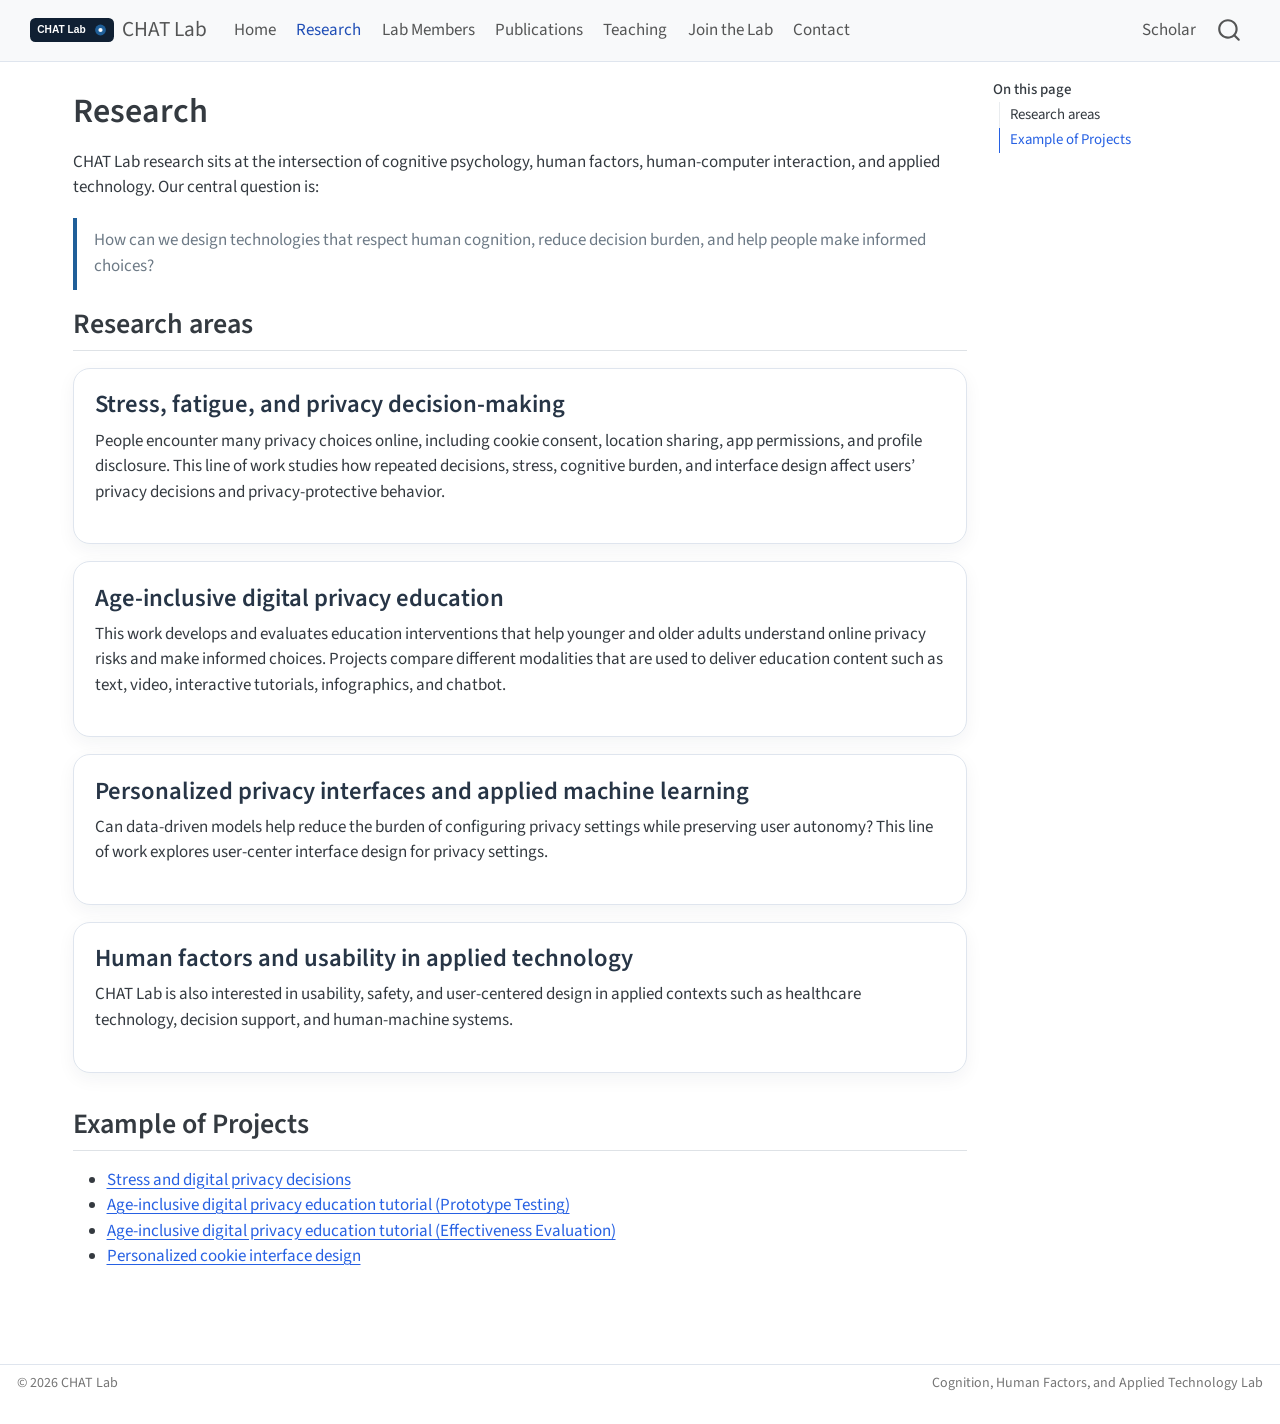
<file: docs/research.html>
<!DOCTYPE html>
<html xmlns="http://www.w3.org/1999/xhtml" lang="en" xml:lang="en"><head>

<meta charset="utf-8">
<meta name="generator" content="quarto-1.10.18">

<meta name="viewport" content="width=device-width, initial-scale=1.0, user-scalable=yes">


<title>Research – CHAT Lab</title>
<style>
/* Default styles provided by pandoc.
** See https://pandoc.org/MANUAL.html#variables-for-html for config info.
*/
span.smallcaps{font-variant: small-caps;}
div.columns{display: flex; gap: 1.5em;}
div.column{flex: auto;}
@media screen {
div.columns{gap: min(4vw, 1.5em);}
div.column{overflow-x: auto;}
}
div.hanging-indent{margin-left: 1.5em; text-indent: -1.5em;}
ul.task-list{list-style: none;}
ul.task-list li input[type="checkbox"] {
  width: 0.8em;
  margin: 0 0.8em 0.2em -1em; /* quarto-specific, see https://github.com/quarto-dev/quarto-cli/issues/4556 */ 
  vertical-align: middle;
}
</style>


<script src="site_libs/quarto-nav/quarto-nav.js"></script>
<script src="site_libs/clipboard/clipboard.min.js"></script>
<script src="site_libs/quarto-search/autocomplete.umd.js"></script>
<script src="site_libs/quarto-search/fuse.min.js"></script>
<script src="site_libs/quarto-search/quarto-search.js"></script>
<meta name="quarto:offset" content="./">
<script src="site_libs/quarto-html/quarto.js" type="module"></script>
<script src="site_libs/quarto-html/tabsets/tabsets.js" type="module"></script>
<script src="site_libs/quarto-html/popper.min.js"></script>
<script src="site_libs/quarto-html/tippy.umd.min.js"></script>
<script src="site_libs/quarto-html/anchor.min.js"></script>
<link href="site_libs/quarto-html/tippy.css" rel="stylesheet">
<link href="site_libs/quarto-html/quarto-syntax-highlighting-64a204ab8560d761af7679ceaba22944.css" rel="stylesheet" id="quarto-text-highlighting-styles">
<script src="site_libs/bootstrap/bootstrap.min.js"></script>
<link href="site_libs/bootstrap/bootstrap-icons.css" rel="stylesheet">
<link href="site_libs/bootstrap/bootstrap-445b8638c3d06994fee0907d791121c4.min.css" rel="stylesheet" append-hash="true" id="quarto-bootstrap" data-mode="light">
<script id="quarto-search-options" type="application/json">{
  "location": "navbar",
  "copy-button": false,
  "collapse-after": 3,
  "panel-placement": "end",
  "type": "overlay",
  "limit": 50,
  "keyboard-shortcut": [
    "f",
    "/",
    "s"
  ],
  "show-item-context": false,
  "language": {
    "search-no-results-text": "No results",
    "search-matching-documents-text": "matching documents",
    "search-copy-link-title": "Copy link to search",
    "search-hide-matches-text": "Hide additional matches",
    "search-more-match-text": "more match in this document",
    "search-more-matches-text": "more matches in this document",
    "search-clear-button-title": "Clear",
    "search-text-placeholder": "",
    "search-detached-cancel-button-title": "Cancel",
    "search-submit-button-title": "Submit",
    "search-label": "Search"
  }
}</script>
<style>html{ scroll-behavior: smooth; }</style>


<link rel="stylesheet" href="styles.css">
</head>

<body class="nav-fixed quarto-light">

<div id="quarto-search-results"></div>
  <header id="quarto-header" class="headroom fixed-top">
    <nav class="navbar navbar-expand-lg " data-bs-theme="dark">
      <div class="navbar-container container-fluid">
      <div class="navbar-brand-container mx-auto">
    <a href="./index.html" class="navbar-brand navbar-brand-logo">
    <img src="./assets/chat-lab-logo-placeholder.svg" alt="" class="navbar-logo light-content">
    <img src="./assets/chat-lab-logo-placeholder.svg" alt="" class="navbar-logo dark-content">
    </a>
    <a class="navbar-brand" href="./index.html">
    <span class="navbar-title">CHAT Lab</span>
    </a>
  </div>
            <div id="quarto-search" class="" title="Search"></div>
          <button class="navbar-toggler" type="button" data-bs-toggle="collapse" data-bs-target="#navbarCollapse" aria-controls="navbarCollapse" role="menu" aria-expanded="false" aria-label="Toggle navigation" onclick="if (window.quartoToggleHeadroom) { window.quartoToggleHeadroom(); }">
  <span class="navbar-toggler-icon"></span>
</button>
          <div class="collapse navbar-collapse" id="navbarCollapse">
            <ul class="navbar-nav navbar-nav-scroll me-auto">
  <li class="nav-item">
    <a class="nav-link" href="./index.html"> 
<span class="menu-text">Home</span></a>
  </li>  
  <li class="nav-item">
    <a class="nav-link active" href="./research.html" aria-current="page"> 
<span class="menu-text">Research</span></a>
  </li>  
  <li class="nav-item">
    <a class="nav-link" href="./people.html"> 
<span class="menu-text">Lab Members</span></a>
  </li>  
  <li class="nav-item">
    <a class="nav-link" href="./publications.html"> 
<span class="menu-text">Publications</span></a>
  </li>  
  <li class="nav-item">
    <a class="nav-link" href="./teaching.html"> 
<span class="menu-text">Teaching</span></a>
  </li>  
  <li class="nav-item">
    <a class="nav-link" href="./joining.html"> 
<span class="menu-text">Join the Lab</span></a>
  </li>  
  <li class="nav-item">
    <a class="nav-link" href="./contact.html"> 
<span class="menu-text">Contact</span></a>
  </li>  
</ul>
            <ul class="navbar-nav navbar-nav-scroll ms-auto">
  <li class="nav-item">
    <a class="nav-link" href="https://scholar.google.com/citations?user=MouYe6sAAAAJ&amp;hl=en" target="_blank"> 
<span class="menu-text">Scholar</span></a>
  </li>  
</ul>
          </div> <!-- /navcollapse -->
            <div class="quarto-navbar-tools">
</div>
      </div> <!-- /container-fluid -->
    </nav>
</header>
<!-- content -->
<div id="quarto-content" class="quarto-container page-columns page-rows-contents page-layout-full page-navbar">
<!-- sidebar -->
<!-- margin-sidebar -->
    <div id="quarto-margin-sidebar" class="sidebar margin-sidebar">
        <nav id="TOC" role="doc-toc" class="toc-active">
    <h2 id="toc-title">On this page</h2>
   
  <ul>
  <li><a href="#research-areas" id="toc-research-areas" class="nav-link active" data-scroll-target="#research-areas">Research areas</a>
  <ul class="collapse">
  <li><a href="#stress-fatigue-and-privacy-decision-making" id="toc-stress-fatigue-and-privacy-decision-making" class="nav-link" data-scroll-target="#stress-fatigue-and-privacy-decision-making">Stress, fatigue, and privacy decision-making</a></li>
  <li><a href="#age-inclusive-digital-privacy-education" id="toc-age-inclusive-digital-privacy-education" class="nav-link" data-scroll-target="#age-inclusive-digital-privacy-education">Age-inclusive digital privacy education</a></li>
  <li><a href="#personalized-privacy-interfaces-and-applied-machine-learning" id="toc-personalized-privacy-interfaces-and-applied-machine-learning" class="nav-link" data-scroll-target="#personalized-privacy-interfaces-and-applied-machine-learning">Personalized privacy interfaces and applied machine learning</a></li>
  <li><a href="#human-factors-and-usability-in-applied-technology" id="toc-human-factors-and-usability-in-applied-technology" class="nav-link" data-scroll-target="#human-factors-and-usability-in-applied-technology">Human factors and usability in applied technology</a></li>
  </ul></li>
  <li><a href="#example-of-projects" id="toc-example-of-projects" class="nav-link" data-scroll-target="#example-of-projects">Example of Projects</a></li>
  </ul>
</nav>
    </div>
<!-- main -->
<main class="content column-page-left" id="quarto-document-content">

<header id="title-block-header" class="quarto-title-block default">
<div class="quarto-title">
<h1 class="title">Research</h1>
</div>



<div class="quarto-title-meta column-page-left">

    
  
    
  </div>
  


</header>


<p>CHAT Lab research sits at the intersection of cognitive psychology, human factors, human-computer interaction, and applied technology. Our central question is:</p>
<blockquote class="blockquote">
<p>How can we design technologies that respect human cognition, reduce decision burden, and help people make informed choices?</p>
</blockquote>
<section id="research-areas" class="level2">
<h2 class="anchored" data-anchor-id="research-areas">Research areas</h2>
<section id="stress-fatigue-and-privacy-decision-making" class="level3 project-card">
<h3 class="anchored" data-anchor-id="stress-fatigue-and-privacy-decision-making">Stress, fatigue, and privacy decision-making</h3>
<p>People encounter many privacy choices online, including cookie consent, location sharing, app permissions, and profile disclosure. This line of work studies how repeated decisions, stress, cognitive burden, and interface design affect users’ privacy decisions and privacy-protective behavior.</p>
</section>
<section id="age-inclusive-digital-privacy-education" class="level3 project-card">
<h3 class="anchored" data-anchor-id="age-inclusive-digital-privacy-education">Age-inclusive digital privacy education</h3>
<p>This work develops and evaluates education interventions that help younger and older adults understand online privacy risks and make informed choices. Projects compare different modalities that are used to deliver education content such as text, video, interactive tutorials, infographics, and chatbot.</p>
</section>
<section id="personalized-privacy-interfaces-and-applied-machine-learning" class="level3 project-card">
<h3 class="anchored" data-anchor-id="personalized-privacy-interfaces-and-applied-machine-learning">Personalized privacy interfaces and applied machine learning</h3>
<p>Can data-driven models help reduce the burden of configuring privacy settings while preserving user autonomy? This line of work explores user-center interface design for privacy settings.</p>
</section>
<section id="human-factors-and-usability-in-applied-technology" class="level3 project-card">
<h3 class="anchored" data-anchor-id="human-factors-and-usability-in-applied-technology">Human factors and usability in applied technology</h3>
<p>CHAT Lab is also interested in usability, safety, and user-centered design in applied contexts such as healthcare technology, decision support, and human-machine systems.</p>
</section>
</section>
<section id="example-of-projects" class="level2">
<h2 class="anchored" data-anchor-id="example-of-projects">Example of Projects</h2>
<ul>
<li><a href="./projects/stress-privacy.html">Stress and digital privacy decisions</a></li>
<li><a href="./projects/privacy-education.html">Age-inclusive digital privacy education tutorial (Prototype Testing)</a></li>
<li><a href="./projects/privacy-education_quantitative.html">Age-inclusive digital privacy education tutorial (Effectiveness Evaluation)</a></li>
<li><a href="./projects/cookie-interface.html">Personalized cookie interface design</a></li>
</ul>


</section>

</main> <!-- /main -->
<script id="quarto-html-after-body" type="application/javascript">
  window.document.addEventListener("DOMContentLoaded", function (event) {
    const icon = "";
    const anchorJS = new window.AnchorJS();
    anchorJS.options = {
      placement: 'right',
      icon: icon
    };
    anchorJS.add('.anchored');
    const isCodeAnnotation = (el) => {
      for (const clz of el.classList) {
        if (clz.startsWith('code-annotation-')) {                     
          return true;
        }
      }
      return false;
    }
    const onCopySuccess = function(e) {
      // button target
      const button = e.trigger;
      // don't keep focus
      button.blur();
      // flash "checked"
      button.classList.add('code-copy-button-checked');
      var currentTitle = button.getAttribute("title");
      button.setAttribute("title", "Copied!");
      let tooltip;
      if (window.bootstrap) {
        button.setAttribute("data-bs-toggle", "tooltip");
        button.setAttribute("data-bs-placement", "left");
        button.setAttribute("data-bs-title", "Copied!");
        tooltip = new bootstrap.Tooltip(button, 
          { trigger: "manual", 
            customClass: "code-copy-button-tooltip",
            offset: [0, -8]});
        tooltip.show();    
      }
      setTimeout(function() {
        if (tooltip) {
          tooltip.hide();
          button.removeAttribute("data-bs-title");
          button.removeAttribute("data-bs-toggle");
          button.removeAttribute("data-bs-placement");
        }
        button.setAttribute("title", currentTitle);
        button.classList.remove('code-copy-button-checked');
      }, 1000);
      // clear code selection
      e.clearSelection();
    }
    const getTextToCopy = function(trigger) {
      const outerScaffold = trigger.parentElement.cloneNode(true);
      const codeEl = outerScaffold.querySelector('code');
      for (const childEl of codeEl.children) {
        if (isCodeAnnotation(childEl)) {
          childEl.remove();
        }
      }
      return codeEl.innerText;
    }
    const clipboard = new window.ClipboardJS('.code-copy-button:not([data-in-quarto-modal])', {
      text: getTextToCopy
    });
    clipboard.on('success', onCopySuccess);
    if (window.document.getElementById('quarto-embedded-source-code-modal')) {
      const clipboardModal = new window.ClipboardJS('.code-copy-button[data-in-quarto-modal]', {
        text: getTextToCopy,
        container: window.document.getElementById('quarto-embedded-source-code-modal')
      });
      clipboardModal.on('success', onCopySuccess);
    }
      var localhostRegex = new RegExp(/^(?:http|https):\/\/localhost\:?[0-9]*\//);
      var mailtoRegex = new RegExp(/^mailto:/);
        var filterRegex = new RegExp("https:\/\/your-domain-here");
      var isInternal = (href) => {
          return filterRegex.test(href) || localhostRegex.test(href) || mailtoRegex.test(href);
      }
      // Inspect non-navigation links and adorn them if external
     var links = window.document.querySelectorAll('a[href]:not(.nav-link):not(.navbar-brand):not(.toc-action):not(.sidebar-link):not(.sidebar-item-toggle):not(.pagination-link):not(.no-external):not([aria-hidden]):not(.dropdown-item):not(.quarto-navigation-tool):not(.about-link)');
      for (var i=0; i<links.length; i++) {
        const link = links[i];
        if (!isInternal(link.href)) {
          // undo the damage that might have been done by quarto-nav.js in the case of
          // links that we want to consider external
          if (link.dataset.originalHref !== undefined) {
            link.href = link.dataset.originalHref;
          }
        }
      }
    function tippyHover(el, contentFn, onTriggerFn, onUntriggerFn) {
      const config = {
        allowHTML: true,
        maxWidth: 500,
        delay: 100,
        arrow: false,
        appendTo: function(el) {
            return el.parentElement;
        },
        interactive: true,
        interactiveBorder: 10,
        theme: 'quarto',
        placement: 'bottom-start',
      };
      if (contentFn) {
        config.content = contentFn;
      }
      if (onTriggerFn) {
        config.onTrigger = onTriggerFn;
      }
      if (onUntriggerFn) {
        config.onUntrigger = onUntriggerFn;
      }
      window.tippy(el, config); 
    }
    const noterefs = window.document.querySelectorAll('a[role="doc-noteref"]');
    for (var i=0; i<noterefs.length; i++) {
      const ref = noterefs[i];
      tippyHover(ref, function() {
        // use id or data attribute instead here
        let href = ref.getAttribute('data-footnote-href') || ref.getAttribute('href');
        try { href = new URL(href).hash; } catch {}
        const id = href.replace(/^#\/?/, "");
        const note = window.document.getElementById(id);
        if (note) {
          return note.innerHTML;
        } else {
          return "";
        }
      });
    }
    const xrefs = window.document.querySelectorAll('a.quarto-xref');
    const processXRef = (id, note) => {
      // Strip column container classes
      const stripColumnClz = (el) => {
        el.classList.remove("page-full", "page-columns");
        if (el.children) {
          for (const child of el.children) {
            stripColumnClz(child);
          }
        }
      }
      stripColumnClz(note)
      if (id === null || id.startsWith('sec-')) {
        // Special case sections, only their first couple elements
        const container = document.createElement("div");
        if (note.children && note.children.length > 2) {
          container.appendChild(note.children[0].cloneNode(true));
          for (let i = 1; i < note.children.length; i++) {
            const child = note.children[i];
            if (child.tagName === "P" && child.innerText === "") {
              continue;
            } else {
              container.appendChild(child.cloneNode(true));
              break;
            }
          }
          if (window.Quarto?.typesetMath) {
            window.Quarto.typesetMath(container);
          }
          return container.innerHTML
        } else {
          if (window.Quarto?.typesetMath) {
            window.Quarto.typesetMath(note);
          }
          return note.innerHTML;
        }
      } else {
        // Remove any anchor links if they are present
        const anchorLink = note.querySelector('a.anchorjs-link');
        if (anchorLink) {
          anchorLink.remove();
        }
        if (window.Quarto?.typesetMath) {
          window.Quarto.typesetMath(note);
        }
        if (note.classList.contains("callout")) {
          return note.outerHTML;
        } else {
          return note.innerHTML;
        }
      }
    }
    for (var i=0; i<xrefs.length; i++) {
      const xref = xrefs[i];
      tippyHover(xref, undefined, function(instance) {
        instance.disable();
        let url = xref.getAttribute('href');
        let hash = undefined; 
        if (url.startsWith('#')) {
          hash = url;
        } else {
          try { hash = new URL(url).hash; } catch {}
        }
        if (hash) {
          const id = hash.replace(/^#\/?/, "");
          const note = window.document.getElementById(id);
          if (note !== null) {
            try {
              const html = processXRef(id, note.cloneNode(true));
              instance.setContent(html);
            } finally {
              instance.enable();
              instance.show();
            }
          } else {
            // See if we can fetch this
            fetch(url.split('#')[0])
            .then(res => res.text())
            .then(html => {
              const parser = new DOMParser();
              const htmlDoc = parser.parseFromString(html, "text/html");
              const note = htmlDoc.getElementById(id);
              if (note !== null) {
                const html = processXRef(id, note);
                instance.setContent(html);
              } 
            }).finally(() => {
              instance.enable();
              instance.show();
            });
          }
        } else {
          // See if we can fetch a full url (with no hash to target)
          // This is a special case and we should probably do some content thinning / targeting
          fetch(url)
          .then(res => res.text())
          .then(html => {
            const parser = new DOMParser();
            const htmlDoc = parser.parseFromString(html, "text/html");
            const note = htmlDoc.querySelector('main.content');
            if (note !== null) {
              // This should only happen for chapter cross references
              // (since there is no id in the URL)
              // remove the first header
              if (note.children.length > 0 && note.children[0].tagName === "HEADER") {
                note.children[0].remove();
              }
              const html = processXRef(null, note);
              instance.setContent(html);
            } 
          }).finally(() => {
            instance.enable();
            instance.show();
          });
        }
      }, function(instance) {
      });
    }
        let selectedAnnoteEl;
        const selectorForAnnotation = ( cell, annotation) => {
          let cellAttr = 'data-code-cell="' + cell + '"';
          let lineAttr = 'data-code-annotation="' +  annotation + '"';
          const selector = 'span[' + cellAttr + '][' + lineAttr + ']';
          return selector;
        }
        const selectCodeLines = (annoteEl) => {
          const doc = window.document;
          const targetCell = annoteEl.getAttribute("data-target-cell");
          const targetAnnotation = annoteEl.getAttribute("data-target-annotation");
          const annoteSpan = window.document.querySelector(selectorForAnnotation(targetCell, targetAnnotation));
          const lines = annoteSpan.getAttribute("data-code-lines").split(",");
          const lineIds = lines.map((line) => {
            return targetCell + "-" + line;
          })
          let top = null;
          let height = null;
          let parent = null;
          if (lineIds.length > 0) {
              //compute the position of the single el (top and bottom and make a div)
              const el = window.document.getElementById(lineIds[0]);
              top = el.offsetTop;
              height = el.offsetHeight;
              parent = el.parentElement.parentElement;
            if (lineIds.length > 1) {
              const lastEl = window.document.getElementById(lineIds[lineIds.length - 1]);
              const bottom = lastEl.offsetTop + lastEl.offsetHeight;
              height = bottom - top;
            }
            if (top !== null && height !== null && parent !== null) {
              // cook up a div (if necessary) and position it 
              let div = window.document.getElementById("code-annotation-line-highlight");
              if (div === null) {
                div = window.document.createElement("div");
                div.setAttribute("id", "code-annotation-line-highlight");
                div.style.position = 'absolute';
                parent.appendChild(div);
              }
              div.style.top = top - 2 + "px";
              div.style.height = height + 4 + "px";
              div.style.left = 0;
              let gutterDiv = window.document.getElementById("code-annotation-line-highlight-gutter");
              if (gutterDiv === null) {
                gutterDiv = window.document.createElement("div");
                gutterDiv.setAttribute("id", "code-annotation-line-highlight-gutter");
                gutterDiv.style.position = 'absolute';
                const codeCell = window.document.getElementById(targetCell);
                const gutter = codeCell.querySelector('.code-annotation-gutter');
                gutter.appendChild(gutterDiv);
              }
              gutterDiv.style.top = top - 2 + "px";
              gutterDiv.style.height = height + 4 + "px";
            }
            selectedAnnoteEl = annoteEl;
          }
        };
        const unselectCodeLines = () => {
          const elementsIds = ["code-annotation-line-highlight", "code-annotation-line-highlight-gutter"];
          elementsIds.forEach((elId) => {
            const div = window.document.getElementById(elId);
            if (div) {
              div.remove();
            }
          });
          selectedAnnoteEl = undefined;
        };
          // Handle positioning of the toggle
      window.addEventListener(
        "resize",
        throttle(() => {
          elRect = undefined;
          if (selectedAnnoteEl) {
            selectCodeLines(selectedAnnoteEl);
          }
        }, 10)
      );
      function throttle(fn, ms) {
      let throttle = false;
      let timer;
        return (...args) => {
          if(!throttle) { // first call gets through
              fn.apply(this, args);
              throttle = true;
          } else { // all the others get throttled
              if(timer) clearTimeout(timer); // cancel #2
              timer = setTimeout(() => {
                fn.apply(this, args);
                timer = throttle = false;
              }, ms);
          }
        };
      }
        // Attach click handler to the DT
        const annoteDls = window.document.querySelectorAll('dt[data-target-cell]');
        for (const annoteDlNode of annoteDls) {
          annoteDlNode.addEventListener('click', (event) => {
            const clickedEl = event.target;
            if (clickedEl !== selectedAnnoteEl) {
              unselectCodeLines();
              const activeEl = window.document.querySelector('dt[data-target-cell].code-annotation-active');
              if (activeEl) {
                activeEl.classList.remove('code-annotation-active');
              }
              selectCodeLines(clickedEl);
              clickedEl.classList.add('code-annotation-active');
            } else {
              // Unselect the line
              unselectCodeLines();
              clickedEl.classList.remove('code-annotation-active');
            }
          });
        }
    const findCites = (el) => {
      const parentEl = el.parentElement;
      if (parentEl) {
        const cites = parentEl.dataset.cites;
        if (cites) {
          return {
            el,
            cites: cites.split(' ')
          };
        } else {
          return findCites(el.parentElement)
        }
      } else {
        return undefined;
      }
    };
    var bibliorefs = window.document.querySelectorAll('a[role="doc-biblioref"]');
    for (var i=0; i<bibliorefs.length; i++) {
      const ref = bibliorefs[i];
      const citeInfo = findCites(ref);
      if (citeInfo) {
        tippyHover(citeInfo.el, function() {
          var popup = window.document.createElement('div');
          citeInfo.cites.forEach(function(cite) {
            var citeDiv = window.document.createElement('div');
            citeDiv.classList.add('hanging-indent');
            citeDiv.classList.add('csl-entry');
            var biblioDiv = window.document.getElementById('ref-' + cite);
            if (biblioDiv) {
              citeDiv.innerHTML = biblioDiv.innerHTML;
            }
            popup.appendChild(citeDiv);
          });
          return popup.innerHTML;
        });
      }
    }
  });
  </script>
</div> <!-- /content -->
<footer class="footer">
  <div class="nav-footer">
    <div class="nav-footer-left">
<p>© 2026 CHAT Lab</p>
</div>   
    <div class="nav-footer-center">
      &nbsp;
    </div>
    <div class="nav-footer-right">
<p>Cognition, Human Factors, and Applied Technology Lab</p>
</div>
  </div>
</footer>




<script src="site_libs/quarto-html/zenscroll-min.js"></script>
</body></html>
</file>
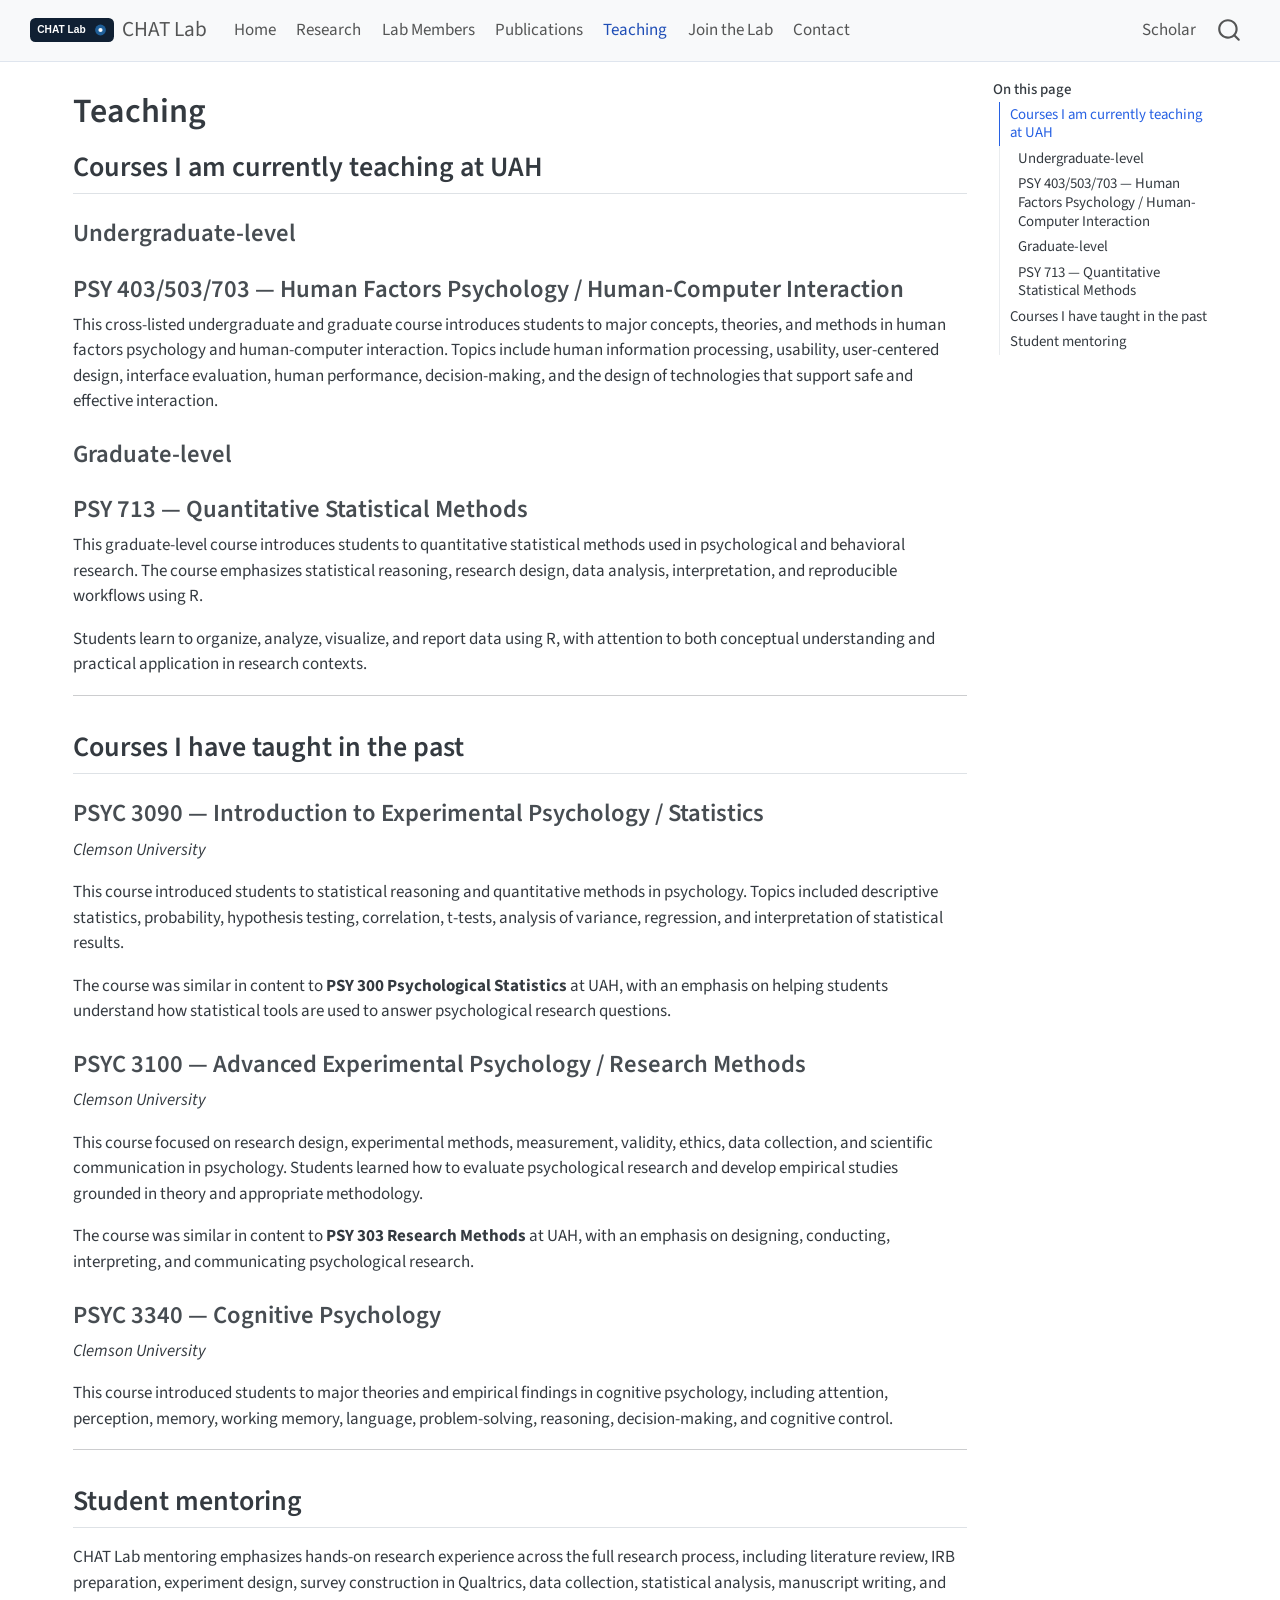
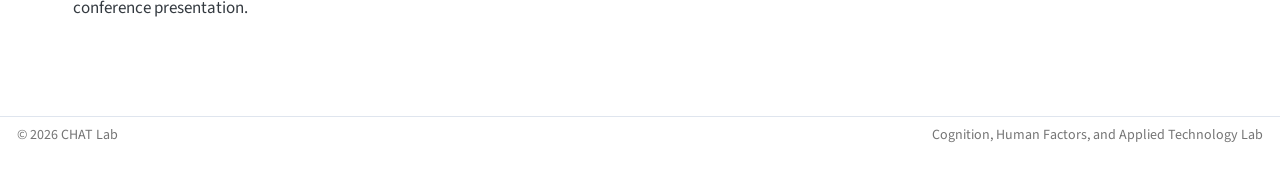
<file: docs/teaching.html>
<!DOCTYPE html>
<html xmlns="http://www.w3.org/1999/xhtml" lang="en" xml:lang="en"><head>

<meta charset="utf-8">
<meta name="generator" content="quarto-1.10.18">

<meta name="viewport" content="width=device-width, initial-scale=1.0, user-scalable=yes">


<title>Teaching – CHAT Lab</title>
<style>
/* Default styles provided by pandoc.
** See https://pandoc.org/MANUAL.html#variables-for-html for config info.
*/
span.smallcaps{font-variant: small-caps;}
div.columns{display: flex; gap: 1.5em;}
div.column{flex: auto;}
@media screen {
div.columns{gap: min(4vw, 1.5em);}
div.column{overflow-x: auto;}
}
div.hanging-indent{margin-left: 1.5em; text-indent: -1.5em;}
ul.task-list{list-style: none;}
ul.task-list li input[type="checkbox"] {
  width: 0.8em;
  margin: 0 0.8em 0.2em -1em; /* quarto-specific, see https://github.com/quarto-dev/quarto-cli/issues/4556 */ 
  vertical-align: middle;
}
</style>


<script src="site_libs/quarto-nav/quarto-nav.js"></script>
<script src="site_libs/clipboard/clipboard.min.js"></script>
<script src="site_libs/quarto-search/autocomplete.umd.js"></script>
<script src="site_libs/quarto-search/fuse.min.js"></script>
<script src="site_libs/quarto-search/quarto-search.js"></script>
<meta name="quarto:offset" content="./">
<script src="site_libs/quarto-html/quarto.js" type="module"></script>
<script src="site_libs/quarto-html/tabsets/tabsets.js" type="module"></script>
<script src="site_libs/quarto-html/popper.min.js"></script>
<script src="site_libs/quarto-html/tippy.umd.min.js"></script>
<script src="site_libs/quarto-html/anchor.min.js"></script>
<link href="site_libs/quarto-html/tippy.css" rel="stylesheet">
<link href="site_libs/quarto-html/quarto-syntax-highlighting-64a204ab8560d761af7679ceaba22944.css" rel="stylesheet" id="quarto-text-highlighting-styles">
<script src="site_libs/bootstrap/bootstrap.min.js"></script>
<link href="site_libs/bootstrap/bootstrap-icons.css" rel="stylesheet">
<link href="site_libs/bootstrap/bootstrap-445b8638c3d06994fee0907d791121c4.min.css" rel="stylesheet" append-hash="true" id="quarto-bootstrap" data-mode="light">
<script id="quarto-search-options" type="application/json">{
  "location": "navbar",
  "copy-button": false,
  "collapse-after": 3,
  "panel-placement": "end",
  "type": "overlay",
  "limit": 50,
  "keyboard-shortcut": [
    "f",
    "/",
    "s"
  ],
  "show-item-context": false,
  "language": {
    "search-no-results-text": "No results",
    "search-matching-documents-text": "matching documents",
    "search-copy-link-title": "Copy link to search",
    "search-hide-matches-text": "Hide additional matches",
    "search-more-match-text": "more match in this document",
    "search-more-matches-text": "more matches in this document",
    "search-clear-button-title": "Clear",
    "search-text-placeholder": "",
    "search-detached-cancel-button-title": "Cancel",
    "search-submit-button-title": "Submit",
    "search-label": "Search"
  }
}</script>
<style>html{ scroll-behavior: smooth; }</style>


<link rel="stylesheet" href="styles.css">
</head>

<body class="nav-fixed quarto-light">

<div id="quarto-search-results"></div>
  <header id="quarto-header" class="headroom fixed-top">
    <nav class="navbar navbar-expand-lg " data-bs-theme="dark">
      <div class="navbar-container container-fluid">
      <div class="navbar-brand-container mx-auto">
    <a href="./index.html" class="navbar-brand navbar-brand-logo">
    <img src="./assets/chat-lab-logo-placeholder.svg" alt="" class="navbar-logo light-content">
    <img src="./assets/chat-lab-logo-placeholder.svg" alt="" class="navbar-logo dark-content">
    </a>
    <a class="navbar-brand" href="./index.html">
    <span class="navbar-title">CHAT Lab</span>
    </a>
  </div>
            <div id="quarto-search" class="" title="Search"></div>
          <button class="navbar-toggler" type="button" data-bs-toggle="collapse" data-bs-target="#navbarCollapse" aria-controls="navbarCollapse" role="menu" aria-expanded="false" aria-label="Toggle navigation" onclick="if (window.quartoToggleHeadroom) { window.quartoToggleHeadroom(); }">
  <span class="navbar-toggler-icon"></span>
</button>
          <div class="collapse navbar-collapse" id="navbarCollapse">
            <ul class="navbar-nav navbar-nav-scroll me-auto">
  <li class="nav-item">
    <a class="nav-link" href="./index.html"> 
<span class="menu-text">Home</span></a>
  </li>  
  <li class="nav-item">
    <a class="nav-link" href="./research.html"> 
<span class="menu-text">Research</span></a>
  </li>  
  <li class="nav-item">
    <a class="nav-link" href="./people.html"> 
<span class="menu-text">Lab Members</span></a>
  </li>  
  <li class="nav-item">
    <a class="nav-link" href="./publications.html"> 
<span class="menu-text">Publications</span></a>
  </li>  
  <li class="nav-item">
    <a class="nav-link active" href="./teaching.html" aria-current="page"> 
<span class="menu-text">Teaching</span></a>
  </li>  
  <li class="nav-item">
    <a class="nav-link" href="./joining.html"> 
<span class="menu-text">Join the Lab</span></a>
  </li>  
  <li class="nav-item">
    <a class="nav-link" href="./contact.html"> 
<span class="menu-text">Contact</span></a>
  </li>  
</ul>
            <ul class="navbar-nav navbar-nav-scroll ms-auto">
  <li class="nav-item">
    <a class="nav-link" href="https://scholar.google.com/citations?user=MouYe6sAAAAJ&amp;hl=en" target="_blank"> 
<span class="menu-text">Scholar</span></a>
  </li>  
</ul>
          </div> <!-- /navcollapse -->
            <div class="quarto-navbar-tools">
</div>
      </div> <!-- /container-fluid -->
    </nav>
</header>
<!-- content -->
<div id="quarto-content" class="quarto-container page-columns page-rows-contents page-layout-full page-navbar">
<!-- sidebar -->
<!-- margin-sidebar -->
    <div id="quarto-margin-sidebar" class="sidebar margin-sidebar">
        <nav id="TOC" role="doc-toc" class="toc-active">
    <h2 id="toc-title">On this page</h2>
   
  <ul>
  <li><a href="#courses-i-am-currently-teaching-at-uah" id="toc-courses-i-am-currently-teaching-at-uah" class="nav-link active" data-scroll-target="#courses-i-am-currently-teaching-at-uah">Courses I am currently teaching at UAH</a>
  <ul class="collapse">
  <li><a href="#undergraduate-level" id="toc-undergraduate-level" class="nav-link" data-scroll-target="#undergraduate-level">Undergraduate-level</a></li>
  <li><a href="#psy-403503703-human-factors-psychology-human-computer-interaction" id="toc-psy-403503703-human-factors-psychology-human-computer-interaction" class="nav-link" data-scroll-target="#psy-403503703-human-factors-psychology-human-computer-interaction">PSY 403/503/703 — Human Factors Psychology / Human-Computer Interaction</a></li>
  <li><a href="#graduate-level" id="toc-graduate-level" class="nav-link" data-scroll-target="#graduate-level">Graduate-level</a></li>
  <li><a href="#psy-713-quantitative-statistical-methods" id="toc-psy-713-quantitative-statistical-methods" class="nav-link" data-scroll-target="#psy-713-quantitative-statistical-methods">PSY 713 — Quantitative Statistical Methods</a></li>
  </ul></li>
  <li><a href="#courses-i-have-taught-in-the-past" id="toc-courses-i-have-taught-in-the-past" class="nav-link" data-scroll-target="#courses-i-have-taught-in-the-past">Courses I have taught in the past</a>
  <ul class="collapse">
  <li><a href="#psyc-3090-introduction-to-experimental-psychology-statistics" id="toc-psyc-3090-introduction-to-experimental-psychology-statistics" class="nav-link" data-scroll-target="#psyc-3090-introduction-to-experimental-psychology-statistics">PSYC 3090 — Introduction to Experimental Psychology / Statistics</a></li>
  <li><a href="#psyc-3100-advanced-experimental-psychology-research-methods" id="toc-psyc-3100-advanced-experimental-psychology-research-methods" class="nav-link" data-scroll-target="#psyc-3100-advanced-experimental-psychology-research-methods">PSYC 3100 — Advanced Experimental Psychology / Research Methods</a></li>
  <li><a href="#psyc-3340-cognitive-psychology" id="toc-psyc-3340-cognitive-psychology" class="nav-link" data-scroll-target="#psyc-3340-cognitive-psychology">PSYC 3340 — Cognitive Psychology</a></li>
  </ul></li>
  <li><a href="#student-mentoring" id="toc-student-mentoring" class="nav-link" data-scroll-target="#student-mentoring">Student mentoring</a></li>
  </ul>
</nav>
    </div>
<!-- main -->
<main class="content column-page-left" id="quarto-document-content">

<header id="title-block-header" class="quarto-title-block default">
<div class="quarto-title">
<h1 class="title">Teaching</h1>
</div>



<div class="quarto-title-meta column-page-left">

    
  
    
  </div>
  


</header>


<section id="courses-i-am-currently-teaching-at-uah" class="level2">
<h2 class="anchored" data-anchor-id="courses-i-am-currently-teaching-at-uah">Courses I am currently teaching at UAH</h2>
<section id="undergraduate-level" class="level3">
<h3 class="anchored" data-anchor-id="undergraduate-level">Undergraduate-level</h3>
</section>
<section id="psy-403503703-human-factors-psychology-human-computer-interaction" class="level3">
<h3 class="anchored" data-anchor-id="psy-403503703-human-factors-psychology-human-computer-interaction">PSY 403/503/703 — Human Factors Psychology / Human-Computer Interaction</h3>
<p>This cross-listed undergraduate and graduate course introduces students to major concepts, theories, and methods in human factors psychology and human-computer interaction. Topics include human information processing, usability, user-centered design, interface evaluation, human performance, decision-making, and the design of technologies that support safe and effective interaction.</p>
</section>
<section id="graduate-level" class="level3">
<h3 class="anchored" data-anchor-id="graduate-level">Graduate-level</h3>
</section>
<section id="psy-713-quantitative-statistical-methods" class="level3">
<h3 class="anchored" data-anchor-id="psy-713-quantitative-statistical-methods">PSY 713 — Quantitative Statistical Methods</h3>
<p>This graduate-level course introduces students to quantitative statistical methods used in psychological and behavioral research. The course emphasizes statistical reasoning, research design, data analysis, interpretation, and reproducible workflows using R.</p>
<p>Students learn to organize, analyze, visualize, and report data using R, with attention to both conceptual understanding and practical application in research contexts.</p>
<hr>
</section>
</section>
<section id="courses-i-have-taught-in-the-past" class="level2">
<h2 class="anchored" data-anchor-id="courses-i-have-taught-in-the-past">Courses I have taught in the past</h2>
<section id="psyc-3090-introduction-to-experimental-psychology-statistics" class="level3">
<h3 class="anchored" data-anchor-id="psyc-3090-introduction-to-experimental-psychology-statistics">PSYC 3090 — Introduction to Experimental Psychology / Statistics</h3>
<p><em>Clemson University</em></p>
<p>This course introduced students to statistical reasoning and quantitative methods in psychology. Topics included descriptive statistics, probability, hypothesis testing, correlation, t-tests, analysis of variance, regression, and interpretation of statistical results.</p>
<p>The course was similar in content to <strong>PSY 300 Psychological Statistics</strong> at UAH, with an emphasis on helping students understand how statistical tools are used to answer psychological research questions.</p>
</section>
<section id="psyc-3100-advanced-experimental-psychology-research-methods" class="level3">
<h3 class="anchored" data-anchor-id="psyc-3100-advanced-experimental-psychology-research-methods">PSYC 3100 — Advanced Experimental Psychology / Research Methods</h3>
<p><em>Clemson University</em></p>
<p>This course focused on research design, experimental methods, measurement, validity, ethics, data collection, and scientific communication in psychology. Students learned how to evaluate psychological research and develop empirical studies grounded in theory and appropriate methodology.</p>
<p>The course was similar in content to <strong>PSY 303 Research Methods</strong> at UAH, with an emphasis on designing, conducting, interpreting, and communicating psychological research.</p>
</section>
<section id="psyc-3340-cognitive-psychology" class="level3">
<h3 class="anchored" data-anchor-id="psyc-3340-cognitive-psychology">PSYC 3340 — Cognitive Psychology</h3>
<p><em>Clemson University</em></p>
<p>This course introduced students to major theories and empirical findings in cognitive psychology, including attention, perception, memory, working memory, language, problem-solving, reasoning, decision-making, and cognitive control.</p>
<hr>
</section>
</section>
<section id="student-mentoring" class="level2">
<h2 class="anchored" data-anchor-id="student-mentoring">Student mentoring</h2>
<p>CHAT Lab mentoring emphasizes hands-on research experience across the full research process, including literature review, IRB preparation, experiment design, survey construction in Qualtrics, data collection, statistical analysis, manuscript writing, and conference presentation.</p>


</section>

</main> <!-- /main -->
<script id="quarto-html-after-body" type="application/javascript">
  window.document.addEventListener("DOMContentLoaded", function (event) {
    const icon = "";
    const anchorJS = new window.AnchorJS();
    anchorJS.options = {
      placement: 'right',
      icon: icon
    };
    anchorJS.add('.anchored');
    const isCodeAnnotation = (el) => {
      for (const clz of el.classList) {
        if (clz.startsWith('code-annotation-')) {                     
          return true;
        }
      }
      return false;
    }
    const onCopySuccess = function(e) {
      // button target
      const button = e.trigger;
      // don't keep focus
      button.blur();
      // flash "checked"
      button.classList.add('code-copy-button-checked');
      var currentTitle = button.getAttribute("title");
      button.setAttribute("title", "Copied!");
      let tooltip;
      if (window.bootstrap) {
        button.setAttribute("data-bs-toggle", "tooltip");
        button.setAttribute("data-bs-placement", "left");
        button.setAttribute("data-bs-title", "Copied!");
        tooltip = new bootstrap.Tooltip(button, 
          { trigger: "manual", 
            customClass: "code-copy-button-tooltip",
            offset: [0, -8]});
        tooltip.show();    
      }
      setTimeout(function() {
        if (tooltip) {
          tooltip.hide();
          button.removeAttribute("data-bs-title");
          button.removeAttribute("data-bs-toggle");
          button.removeAttribute("data-bs-placement");
        }
        button.setAttribute("title", currentTitle);
        button.classList.remove('code-copy-button-checked');
      }, 1000);
      // clear code selection
      e.clearSelection();
    }
    const getTextToCopy = function(trigger) {
      const outerScaffold = trigger.parentElement.cloneNode(true);
      const codeEl = outerScaffold.querySelector('code');
      for (const childEl of codeEl.children) {
        if (isCodeAnnotation(childEl)) {
          childEl.remove();
        }
      }
      return codeEl.innerText;
    }
    const clipboard = new window.ClipboardJS('.code-copy-button:not([data-in-quarto-modal])', {
      text: getTextToCopy
    });
    clipboard.on('success', onCopySuccess);
    if (window.document.getElementById('quarto-embedded-source-code-modal')) {
      const clipboardModal = new window.ClipboardJS('.code-copy-button[data-in-quarto-modal]', {
        text: getTextToCopy,
        container: window.document.getElementById('quarto-embedded-source-code-modal')
      });
      clipboardModal.on('success', onCopySuccess);
    }
      var localhostRegex = new RegExp(/^(?:http|https):\/\/localhost\:?[0-9]*\//);
      var mailtoRegex = new RegExp(/^mailto:/);
        var filterRegex = new RegExp("https:\/\/your-domain-here");
      var isInternal = (href) => {
          return filterRegex.test(href) || localhostRegex.test(href) || mailtoRegex.test(href);
      }
      // Inspect non-navigation links and adorn them if external
     var links = window.document.querySelectorAll('a[href]:not(.nav-link):not(.navbar-brand):not(.toc-action):not(.sidebar-link):not(.sidebar-item-toggle):not(.pagination-link):not(.no-external):not([aria-hidden]):not(.dropdown-item):not(.quarto-navigation-tool):not(.about-link)');
      for (var i=0; i<links.length; i++) {
        const link = links[i];
        if (!isInternal(link.href)) {
          // undo the damage that might have been done by quarto-nav.js in the case of
          // links that we want to consider external
          if (link.dataset.originalHref !== undefined) {
            link.href = link.dataset.originalHref;
          }
        }
      }
    function tippyHover(el, contentFn, onTriggerFn, onUntriggerFn) {
      const config = {
        allowHTML: true,
        maxWidth: 500,
        delay: 100,
        arrow: false,
        appendTo: function(el) {
            return el.parentElement;
        },
        interactive: true,
        interactiveBorder: 10,
        theme: 'quarto',
        placement: 'bottom-start',
      };
      if (contentFn) {
        config.content = contentFn;
      }
      if (onTriggerFn) {
        config.onTrigger = onTriggerFn;
      }
      if (onUntriggerFn) {
        config.onUntrigger = onUntriggerFn;
      }
      window.tippy(el, config); 
    }
    const noterefs = window.document.querySelectorAll('a[role="doc-noteref"]');
    for (var i=0; i<noterefs.length; i++) {
      const ref = noterefs[i];
      tippyHover(ref, function() {
        // use id or data attribute instead here
        let href = ref.getAttribute('data-footnote-href') || ref.getAttribute('href');
        try { href = new URL(href).hash; } catch {}
        const id = href.replace(/^#\/?/, "");
        const note = window.document.getElementById(id);
        if (note) {
          return note.innerHTML;
        } else {
          return "";
        }
      });
    }
    const xrefs = window.document.querySelectorAll('a.quarto-xref');
    const processXRef = (id, note) => {
      // Strip column container classes
      const stripColumnClz = (el) => {
        el.classList.remove("page-full", "page-columns");
        if (el.children) {
          for (const child of el.children) {
            stripColumnClz(child);
          }
        }
      }
      stripColumnClz(note)
      if (id === null || id.startsWith('sec-')) {
        // Special case sections, only their first couple elements
        const container = document.createElement("div");
        if (note.children && note.children.length > 2) {
          container.appendChild(note.children[0].cloneNode(true));
          for (let i = 1; i < note.children.length; i++) {
            const child = note.children[i];
            if (child.tagName === "P" && child.innerText === "") {
              continue;
            } else {
              container.appendChild(child.cloneNode(true));
              break;
            }
          }
          if (window.Quarto?.typesetMath) {
            window.Quarto.typesetMath(container);
          }
          return container.innerHTML
        } else {
          if (window.Quarto?.typesetMath) {
            window.Quarto.typesetMath(note);
          }
          return note.innerHTML;
        }
      } else {
        // Remove any anchor links if they are present
        const anchorLink = note.querySelector('a.anchorjs-link');
        if (anchorLink) {
          anchorLink.remove();
        }
        if (window.Quarto?.typesetMath) {
          window.Quarto.typesetMath(note);
        }
        if (note.classList.contains("callout")) {
          return note.outerHTML;
        } else {
          return note.innerHTML;
        }
      }
    }
    for (var i=0; i<xrefs.length; i++) {
      const xref = xrefs[i];
      tippyHover(xref, undefined, function(instance) {
        instance.disable();
        let url = xref.getAttribute('href');
        let hash = undefined; 
        if (url.startsWith('#')) {
          hash = url;
        } else {
          try { hash = new URL(url).hash; } catch {}
        }
        if (hash) {
          const id = hash.replace(/^#\/?/, "");
          const note = window.document.getElementById(id);
          if (note !== null) {
            try {
              const html = processXRef(id, note.cloneNode(true));
              instance.setContent(html);
            } finally {
              instance.enable();
              instance.show();
            }
          } else {
            // See if we can fetch this
            fetch(url.split('#')[0])
            .then(res => res.text())
            .then(html => {
              const parser = new DOMParser();
              const htmlDoc = parser.parseFromString(html, "text/html");
              const note = htmlDoc.getElementById(id);
              if (note !== null) {
                const html = processXRef(id, note);
                instance.setContent(html);
              } 
            }).finally(() => {
              instance.enable();
              instance.show();
            });
          }
        } else {
          // See if we can fetch a full url (with no hash to target)
          // This is a special case and we should probably do some content thinning / targeting
          fetch(url)
          .then(res => res.text())
          .then(html => {
            const parser = new DOMParser();
            const htmlDoc = parser.parseFromString(html, "text/html");
            const note = htmlDoc.querySelector('main.content');
            if (note !== null) {
              // This should only happen for chapter cross references
              // (since there is no id in the URL)
              // remove the first header
              if (note.children.length > 0 && note.children[0].tagName === "HEADER") {
                note.children[0].remove();
              }
              const html = processXRef(null, note);
              instance.setContent(html);
            } 
          }).finally(() => {
            instance.enable();
            instance.show();
          });
        }
      }, function(instance) {
      });
    }
        let selectedAnnoteEl;
        const selectorForAnnotation = ( cell, annotation) => {
          let cellAttr = 'data-code-cell="' + cell + '"';
          let lineAttr = 'data-code-annotation="' +  annotation + '"';
          const selector = 'span[' + cellAttr + '][' + lineAttr + ']';
          return selector;
        }
        const selectCodeLines = (annoteEl) => {
          const doc = window.document;
          const targetCell = annoteEl.getAttribute("data-target-cell");
          const targetAnnotation = annoteEl.getAttribute("data-target-annotation");
          const annoteSpan = window.document.querySelector(selectorForAnnotation(targetCell, targetAnnotation));
          const lines = annoteSpan.getAttribute("data-code-lines").split(",");
          const lineIds = lines.map((line) => {
            return targetCell + "-" + line;
          })
          let top = null;
          let height = null;
          let parent = null;
          if (lineIds.length > 0) {
              //compute the position of the single el (top and bottom and make a div)
              const el = window.document.getElementById(lineIds[0]);
              top = el.offsetTop;
              height = el.offsetHeight;
              parent = el.parentElement.parentElement;
            if (lineIds.length > 1) {
              const lastEl = window.document.getElementById(lineIds[lineIds.length - 1]);
              const bottom = lastEl.offsetTop + lastEl.offsetHeight;
              height = bottom - top;
            }
            if (top !== null && height !== null && parent !== null) {
              // cook up a div (if necessary) and position it 
              let div = window.document.getElementById("code-annotation-line-highlight");
              if (div === null) {
                div = window.document.createElement("div");
                div.setAttribute("id", "code-annotation-line-highlight");
                div.style.position = 'absolute';
                parent.appendChild(div);
              }
              div.style.top = top - 2 + "px";
              div.style.height = height + 4 + "px";
              div.style.left = 0;
              let gutterDiv = window.document.getElementById("code-annotation-line-highlight-gutter");
              if (gutterDiv === null) {
                gutterDiv = window.document.createElement("div");
                gutterDiv.setAttribute("id", "code-annotation-line-highlight-gutter");
                gutterDiv.style.position = 'absolute';
                const codeCell = window.document.getElementById(targetCell);
                const gutter = codeCell.querySelector('.code-annotation-gutter');
                gutter.appendChild(gutterDiv);
              }
              gutterDiv.style.top = top - 2 + "px";
              gutterDiv.style.height = height + 4 + "px";
            }
            selectedAnnoteEl = annoteEl;
          }
        };
        const unselectCodeLines = () => {
          const elementsIds = ["code-annotation-line-highlight", "code-annotation-line-highlight-gutter"];
          elementsIds.forEach((elId) => {
            const div = window.document.getElementById(elId);
            if (div) {
              div.remove();
            }
          });
          selectedAnnoteEl = undefined;
        };
          // Handle positioning of the toggle
      window.addEventListener(
        "resize",
        throttle(() => {
          elRect = undefined;
          if (selectedAnnoteEl) {
            selectCodeLines(selectedAnnoteEl);
          }
        }, 10)
      );
      function throttle(fn, ms) {
      let throttle = false;
      let timer;
        return (...args) => {
          if(!throttle) { // first call gets through
              fn.apply(this, args);
              throttle = true;
          } else { // all the others get throttled
              if(timer) clearTimeout(timer); // cancel #2
              timer = setTimeout(() => {
                fn.apply(this, args);
                timer = throttle = false;
              }, ms);
          }
        };
      }
        // Attach click handler to the DT
        const annoteDls = window.document.querySelectorAll('dt[data-target-cell]');
        for (const annoteDlNode of annoteDls) {
          annoteDlNode.addEventListener('click', (event) => {
            const clickedEl = event.target;
            if (clickedEl !== selectedAnnoteEl) {
              unselectCodeLines();
              const activeEl = window.document.querySelector('dt[data-target-cell].code-annotation-active');
              if (activeEl) {
                activeEl.classList.remove('code-annotation-active');
              }
              selectCodeLines(clickedEl);
              clickedEl.classList.add('code-annotation-active');
            } else {
              // Unselect the line
              unselectCodeLines();
              clickedEl.classList.remove('code-annotation-active');
            }
          });
        }
    const findCites = (el) => {
      const parentEl = el.parentElement;
      if (parentEl) {
        const cites = parentEl.dataset.cites;
        if (cites) {
          return {
            el,
            cites: cites.split(' ')
          };
        } else {
          return findCites(el.parentElement)
        }
      } else {
        return undefined;
      }
    };
    var bibliorefs = window.document.querySelectorAll('a[role="doc-biblioref"]');
    for (var i=0; i<bibliorefs.length; i++) {
      const ref = bibliorefs[i];
      const citeInfo = findCites(ref);
      if (citeInfo) {
        tippyHover(citeInfo.el, function() {
          var popup = window.document.createElement('div');
          citeInfo.cites.forEach(function(cite) {
            var citeDiv = window.document.createElement('div');
            citeDiv.classList.add('hanging-indent');
            citeDiv.classList.add('csl-entry');
            var biblioDiv = window.document.getElementById('ref-' + cite);
            if (biblioDiv) {
              citeDiv.innerHTML = biblioDiv.innerHTML;
            }
            popup.appendChild(citeDiv);
          });
          return popup.innerHTML;
        });
      }
    }
  });
  </script>
</div> <!-- /content -->
<footer class="footer">
  <div class="nav-footer">
    <div class="nav-footer-left">
<p>© 2026 CHAT Lab</p>
</div>   
    <div class="nav-footer-center">
      &nbsp;
    </div>
    <div class="nav-footer-right">
<p>Cognition, Human Factors, and Applied Technology Lab</p>
</div>
  </div>
</footer>




<script src="site_libs/quarto-html/zenscroll-min.js"></script>
</body></html>
</file>
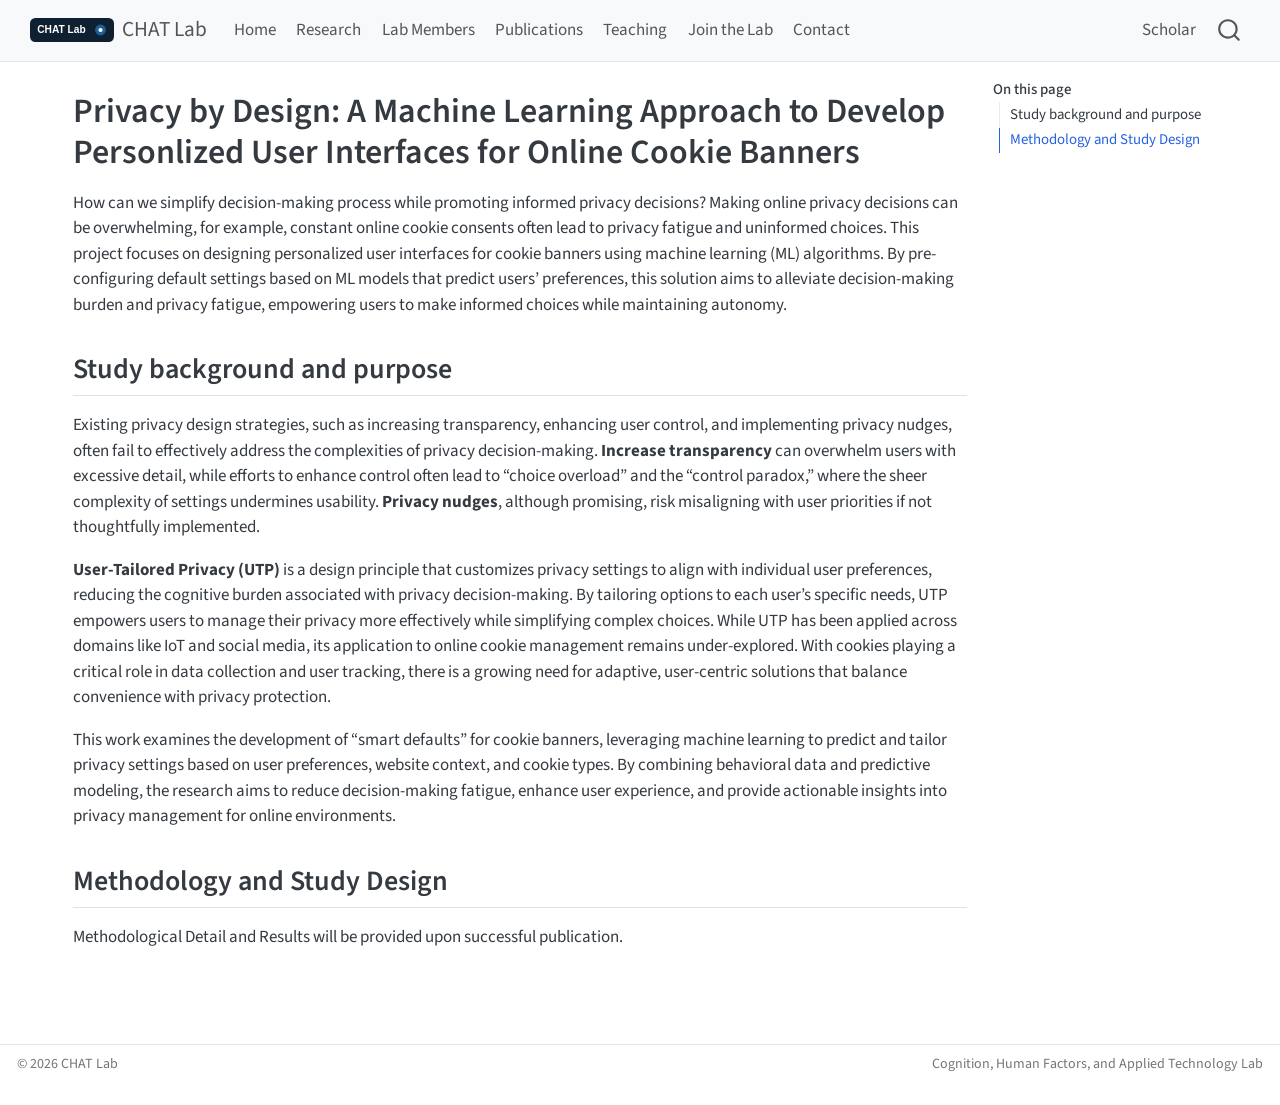
<file: docs/projects/cookie-interface.html>
<!DOCTYPE html>
<html xmlns="http://www.w3.org/1999/xhtml" lang="en" xml:lang="en"><head>

<meta charset="utf-8">
<meta name="generator" content="quarto-1.10.18">

<meta name="viewport" content="width=device-width, initial-scale=1.0, user-scalable=yes">


<title>Privacy by Design: A Machine Learning Approach to Develop Personlized User Interfaces for Online Cookie Banners – CHAT Lab</title>
<style>
/* Default styles provided by pandoc.
** See https://pandoc.org/MANUAL.html#variables-for-html for config info.
*/
span.smallcaps{font-variant: small-caps;}
div.columns{display: flex; gap: 1.5em;}
div.column{flex: auto;}
@media screen {
div.columns{gap: min(4vw, 1.5em);}
div.column{overflow-x: auto;}
}
div.hanging-indent{margin-left: 1.5em; text-indent: -1.5em;}
ul.task-list{list-style: none;}
ul.task-list li input[type="checkbox"] {
  width: 0.8em;
  margin: 0 0.8em 0.2em -1em; /* quarto-specific, see https://github.com/quarto-dev/quarto-cli/issues/4556 */ 
  vertical-align: middle;
}
</style>


<script src="../site_libs/quarto-nav/quarto-nav.js"></script>
<script src="../site_libs/clipboard/clipboard.min.js"></script>
<script src="../site_libs/quarto-search/autocomplete.umd.js"></script>
<script src="../site_libs/quarto-search/fuse.min.js"></script>
<script src="../site_libs/quarto-search/quarto-search.js"></script>
<meta name="quarto:offset" content="../">
<script src="../site_libs/quarto-html/quarto.js" type="module"></script>
<script src="../site_libs/quarto-html/tabsets/tabsets.js" type="module"></script>
<script src="../site_libs/quarto-html/popper.min.js"></script>
<script src="../site_libs/quarto-html/tippy.umd.min.js"></script>
<script src="../site_libs/quarto-html/anchor.min.js"></script>
<link href="../site_libs/quarto-html/tippy.css" rel="stylesheet">
<link href="../site_libs/quarto-html/quarto-syntax-highlighting-64a204ab8560d761af7679ceaba22944.css" rel="stylesheet" id="quarto-text-highlighting-styles">
<script src="../site_libs/bootstrap/bootstrap.min.js"></script>
<link href="../site_libs/bootstrap/bootstrap-icons.css" rel="stylesheet">
<link href="../site_libs/bootstrap/bootstrap-445b8638c3d06994fee0907d791121c4.min.css" rel="stylesheet" append-hash="true" id="quarto-bootstrap" data-mode="light">
<script id="quarto-search-options" type="application/json">{
  "location": "navbar",
  "copy-button": false,
  "collapse-after": 3,
  "panel-placement": "end",
  "type": "overlay",
  "limit": 50,
  "keyboard-shortcut": [
    "f",
    "/",
    "s"
  ],
  "show-item-context": false,
  "language": {
    "search-no-results-text": "No results",
    "search-matching-documents-text": "matching documents",
    "search-copy-link-title": "Copy link to search",
    "search-hide-matches-text": "Hide additional matches",
    "search-more-match-text": "more match in this document",
    "search-more-matches-text": "more matches in this document",
    "search-clear-button-title": "Clear",
    "search-text-placeholder": "",
    "search-detached-cancel-button-title": "Cancel",
    "search-submit-button-title": "Submit",
    "search-label": "Search"
  }
}</script>
<style>html{ scroll-behavior: smooth; }</style>


<link rel="stylesheet" href="../styles.css">
</head>

<body class="nav-fixed quarto-light">

<div id="quarto-search-results"></div>
  <header id="quarto-header" class="headroom fixed-top">
    <nav class="navbar navbar-expand-lg " data-bs-theme="dark">
      <div class="navbar-container container-fluid">
      <div class="navbar-brand-container mx-auto">
    <a href="../index.html" class="navbar-brand navbar-brand-logo">
    <img src="../assets/chat-lab-logo-placeholder.svg" alt="" class="navbar-logo light-content">
    <img src="../assets/chat-lab-logo-placeholder.svg" alt="" class="navbar-logo dark-content">
    </a>
    <a class="navbar-brand" href="../index.html">
    <span class="navbar-title">CHAT Lab</span>
    </a>
  </div>
            <div id="quarto-search" class="" title="Search"></div>
          <button class="navbar-toggler" type="button" data-bs-toggle="collapse" data-bs-target="#navbarCollapse" aria-controls="navbarCollapse" role="menu" aria-expanded="false" aria-label="Toggle navigation" onclick="if (window.quartoToggleHeadroom) { window.quartoToggleHeadroom(); }">
  <span class="navbar-toggler-icon"></span>
</button>
          <div class="collapse navbar-collapse" id="navbarCollapse">
            <ul class="navbar-nav navbar-nav-scroll me-auto">
  <li class="nav-item">
    <a class="nav-link" href="../index.html"> 
<span class="menu-text">Home</span></a>
  </li>  
  <li class="nav-item">
    <a class="nav-link" href="../research.html"> 
<span class="menu-text">Research</span></a>
  </li>  
  <li class="nav-item">
    <a class="nav-link" href="../people.html"> 
<span class="menu-text">Lab Members</span></a>
  </li>  
  <li class="nav-item">
    <a class="nav-link" href="../publications.html"> 
<span class="menu-text">Publications</span></a>
  </li>  
  <li class="nav-item">
    <a class="nav-link" href="../teaching.html"> 
<span class="menu-text">Teaching</span></a>
  </li>  
  <li class="nav-item">
    <a class="nav-link" href="../joining.html"> 
<span class="menu-text">Join the Lab</span></a>
  </li>  
  <li class="nav-item">
    <a class="nav-link" href="../contact.html"> 
<span class="menu-text">Contact</span></a>
  </li>  
</ul>
            <ul class="navbar-nav navbar-nav-scroll ms-auto">
  <li class="nav-item">
    <a class="nav-link" href="https://scholar.google.com/citations?user=MouYe6sAAAAJ&amp;hl=en" target="_blank"> 
<span class="menu-text">Scholar</span></a>
  </li>  
</ul>
          </div> <!-- /navcollapse -->
            <div class="quarto-navbar-tools">
</div>
      </div> <!-- /container-fluid -->
    </nav>
</header>
<!-- content -->
<div id="quarto-content" class="quarto-container page-columns page-rows-contents page-layout-full page-navbar">
<!-- sidebar -->
<!-- margin-sidebar -->
    <div id="quarto-margin-sidebar" class="sidebar margin-sidebar">
        <nav id="TOC" role="doc-toc" class="toc-active">
    <h2 id="toc-title">On this page</h2>
   
  <ul>
  <li><a href="#study-background-and-purpose" id="toc-study-background-and-purpose" class="nav-link active" data-scroll-target="#study-background-and-purpose">Study background and purpose</a></li>
  <li><a href="#methodology-and-study-design" id="toc-methodology-and-study-design" class="nav-link" data-scroll-target="#methodology-and-study-design">Methodology and Study Design</a></li>
  </ul>
</nav>
    </div>
<!-- main -->
<main class="content column-page-left" id="quarto-document-content">

<header id="title-block-header" class="quarto-title-block default">
<div class="quarto-title">
<h1 class="title">Privacy by Design: A Machine Learning Approach to Develop Personlized User Interfaces for Online Cookie Banners</h1>
</div>



<div class="quarto-title-meta column-page-left">

    
  
    
  </div>
  


</header>


<p>How can we simplify decision-making process while promoting informed privacy decisions? Making online privacy decisions can be overwhelming, for example, constant online cookie consents often lead to privacy fatigue and uninformed choices. This project focuses on designing personalized user interfaces for cookie banners using machine learning (ML) algorithms. By pre-configuring default settings based on ML models that predict users’ preferences, this solution aims to alleviate decision-making burden and privacy fatigue, empowering users to make informed choices while maintaining autonomy.</p>
<section id="study-background-and-purpose" class="level2">
<h2 class="anchored" data-anchor-id="study-background-and-purpose">Study background and purpose</h2>
<p>Existing privacy design strategies, such as increasing transparency, enhancing user control, and implementing privacy nudges, often fail to effectively address the complexities of privacy decision-making. <strong>Increase transparency</strong> can overwhelm users with excessive detail, while efforts to enhance control often lead to “choice overload” and the “control paradox,” where the sheer complexity of settings undermines usability. <strong>Privacy nudges</strong>, although promising, risk misaligning with user priorities if not thoughtfully implemented.</p>
<p><strong>User-Tailored Privacy (UTP)</strong> is a design principle that customizes privacy settings to align with individual user preferences, reducing the cognitive burden associated with privacy decision-making. By tailoring options to each user’s specific needs, UTP empowers users to manage their privacy more effectively while simplifying complex choices. While UTP has been applied across domains like IoT and social media, its application to online cookie management remains under-explored. With cookies playing a critical role in data collection and user tracking, there is a growing need for adaptive, user-centric solutions that balance convenience with privacy protection.</p>
<p>This work examines the development of “smart defaults” for cookie banners, leveraging machine learning to predict and tailor privacy settings based on user preferences, website context, and cookie types. By combining behavioral data and predictive modeling, the research aims to reduce decision-making fatigue, enhance user experience, and provide actionable insights into privacy management for online environments.</p>
</section>
<section id="methodology-and-study-design" class="level2">
<h2 class="anchored" data-anchor-id="methodology-and-study-design">Methodology and Study Design</h2>
<p>Methodological Detail and Results will be provided upon successful publication.</p>


</section>

</main> <!-- /main -->
<script id="quarto-html-after-body" type="application/javascript">
  window.document.addEventListener("DOMContentLoaded", function (event) {
    const icon = "";
    const anchorJS = new window.AnchorJS();
    anchorJS.options = {
      placement: 'right',
      icon: icon
    };
    anchorJS.add('.anchored');
    const isCodeAnnotation = (el) => {
      for (const clz of el.classList) {
        if (clz.startsWith('code-annotation-')) {                     
          return true;
        }
      }
      return false;
    }
    const onCopySuccess = function(e) {
      // button target
      const button = e.trigger;
      // don't keep focus
      button.blur();
      // flash "checked"
      button.classList.add('code-copy-button-checked');
      var currentTitle = button.getAttribute("title");
      button.setAttribute("title", "Copied!");
      let tooltip;
      if (window.bootstrap) {
        button.setAttribute("data-bs-toggle", "tooltip");
        button.setAttribute("data-bs-placement", "left");
        button.setAttribute("data-bs-title", "Copied!");
        tooltip = new bootstrap.Tooltip(button, 
          { trigger: "manual", 
            customClass: "code-copy-button-tooltip",
            offset: [0, -8]});
        tooltip.show();    
      }
      setTimeout(function() {
        if (tooltip) {
          tooltip.hide();
          button.removeAttribute("data-bs-title");
          button.removeAttribute("data-bs-toggle");
          button.removeAttribute("data-bs-placement");
        }
        button.setAttribute("title", currentTitle);
        button.classList.remove('code-copy-button-checked');
      }, 1000);
      // clear code selection
      e.clearSelection();
    }
    const getTextToCopy = function(trigger) {
      const outerScaffold = trigger.parentElement.cloneNode(true);
      const codeEl = outerScaffold.querySelector('code');
      for (const childEl of codeEl.children) {
        if (isCodeAnnotation(childEl)) {
          childEl.remove();
        }
      }
      return codeEl.innerText;
    }
    const clipboard = new window.ClipboardJS('.code-copy-button:not([data-in-quarto-modal])', {
      text: getTextToCopy
    });
    clipboard.on('success', onCopySuccess);
    if (window.document.getElementById('quarto-embedded-source-code-modal')) {
      const clipboardModal = new window.ClipboardJS('.code-copy-button[data-in-quarto-modal]', {
        text: getTextToCopy,
        container: window.document.getElementById('quarto-embedded-source-code-modal')
      });
      clipboardModal.on('success', onCopySuccess);
    }
      var localhostRegex = new RegExp(/^(?:http|https):\/\/localhost\:?[0-9]*\//);
      var mailtoRegex = new RegExp(/^mailto:/);
        var filterRegex = new RegExp("https:\/\/your-domain-here");
      var isInternal = (href) => {
          return filterRegex.test(href) || localhostRegex.test(href) || mailtoRegex.test(href);
      }
      // Inspect non-navigation links and adorn them if external
     var links = window.document.querySelectorAll('a[href]:not(.nav-link):not(.navbar-brand):not(.toc-action):not(.sidebar-link):not(.sidebar-item-toggle):not(.pagination-link):not(.no-external):not([aria-hidden]):not(.dropdown-item):not(.quarto-navigation-tool):not(.about-link)');
      for (var i=0; i<links.length; i++) {
        const link = links[i];
        if (!isInternal(link.href)) {
          // undo the damage that might have been done by quarto-nav.js in the case of
          // links that we want to consider external
          if (link.dataset.originalHref !== undefined) {
            link.href = link.dataset.originalHref;
          }
        }
      }
    function tippyHover(el, contentFn, onTriggerFn, onUntriggerFn) {
      const config = {
        allowHTML: true,
        maxWidth: 500,
        delay: 100,
        arrow: false,
        appendTo: function(el) {
            return el.parentElement;
        },
        interactive: true,
        interactiveBorder: 10,
        theme: 'quarto',
        placement: 'bottom-start',
      };
      if (contentFn) {
        config.content = contentFn;
      }
      if (onTriggerFn) {
        config.onTrigger = onTriggerFn;
      }
      if (onUntriggerFn) {
        config.onUntrigger = onUntriggerFn;
      }
      window.tippy(el, config); 
    }
    const noterefs = window.document.querySelectorAll('a[role="doc-noteref"]');
    for (var i=0; i<noterefs.length; i++) {
      const ref = noterefs[i];
      tippyHover(ref, function() {
        // use id or data attribute instead here
        let href = ref.getAttribute('data-footnote-href') || ref.getAttribute('href');
        try { href = new URL(href).hash; } catch {}
        const id = href.replace(/^#\/?/, "");
        const note = window.document.getElementById(id);
        if (note) {
          return note.innerHTML;
        } else {
          return "";
        }
      });
    }
    const xrefs = window.document.querySelectorAll('a.quarto-xref');
    const processXRef = (id, note) => {
      // Strip column container classes
      const stripColumnClz = (el) => {
        el.classList.remove("page-full", "page-columns");
        if (el.children) {
          for (const child of el.children) {
            stripColumnClz(child);
          }
        }
      }
      stripColumnClz(note)
      if (id === null || id.startsWith('sec-')) {
        // Special case sections, only their first couple elements
        const container = document.createElement("div");
        if (note.children && note.children.length > 2) {
          container.appendChild(note.children[0].cloneNode(true));
          for (let i = 1; i < note.children.length; i++) {
            const child = note.children[i];
            if (child.tagName === "P" && child.innerText === "") {
              continue;
            } else {
              container.appendChild(child.cloneNode(true));
              break;
            }
          }
          if (window.Quarto?.typesetMath) {
            window.Quarto.typesetMath(container);
          }
          return container.innerHTML
        } else {
          if (window.Quarto?.typesetMath) {
            window.Quarto.typesetMath(note);
          }
          return note.innerHTML;
        }
      } else {
        // Remove any anchor links if they are present
        const anchorLink = note.querySelector('a.anchorjs-link');
        if (anchorLink) {
          anchorLink.remove();
        }
        if (window.Quarto?.typesetMath) {
          window.Quarto.typesetMath(note);
        }
        if (note.classList.contains("callout")) {
          return note.outerHTML;
        } else {
          return note.innerHTML;
        }
      }
    }
    for (var i=0; i<xrefs.length; i++) {
      const xref = xrefs[i];
      tippyHover(xref, undefined, function(instance) {
        instance.disable();
        let url = xref.getAttribute('href');
        let hash = undefined; 
        if (url.startsWith('#')) {
          hash = url;
        } else {
          try { hash = new URL(url).hash; } catch {}
        }
        if (hash) {
          const id = hash.replace(/^#\/?/, "");
          const note = window.document.getElementById(id);
          if (note !== null) {
            try {
              const html = processXRef(id, note.cloneNode(true));
              instance.setContent(html);
            } finally {
              instance.enable();
              instance.show();
            }
          } else {
            // See if we can fetch this
            fetch(url.split('#')[0])
            .then(res => res.text())
            .then(html => {
              const parser = new DOMParser();
              const htmlDoc = parser.parseFromString(html, "text/html");
              const note = htmlDoc.getElementById(id);
              if (note !== null) {
                const html = processXRef(id, note);
                instance.setContent(html);
              } 
            }).finally(() => {
              instance.enable();
              instance.show();
            });
          }
        } else {
          // See if we can fetch a full url (with no hash to target)
          // This is a special case and we should probably do some content thinning / targeting
          fetch(url)
          .then(res => res.text())
          .then(html => {
            const parser = new DOMParser();
            const htmlDoc = parser.parseFromString(html, "text/html");
            const note = htmlDoc.querySelector('main.content');
            if (note !== null) {
              // This should only happen for chapter cross references
              // (since there is no id in the URL)
              // remove the first header
              if (note.children.length > 0 && note.children[0].tagName === "HEADER") {
                note.children[0].remove();
              }
              const html = processXRef(null, note);
              instance.setContent(html);
            } 
          }).finally(() => {
            instance.enable();
            instance.show();
          });
        }
      }, function(instance) {
      });
    }
        let selectedAnnoteEl;
        const selectorForAnnotation = ( cell, annotation) => {
          let cellAttr = 'data-code-cell="' + cell + '"';
          let lineAttr = 'data-code-annotation="' +  annotation + '"';
          const selector = 'span[' + cellAttr + '][' + lineAttr + ']';
          return selector;
        }
        const selectCodeLines = (annoteEl) => {
          const doc = window.document;
          const targetCell = annoteEl.getAttribute("data-target-cell");
          const targetAnnotation = annoteEl.getAttribute("data-target-annotation");
          const annoteSpan = window.document.querySelector(selectorForAnnotation(targetCell, targetAnnotation));
          const lines = annoteSpan.getAttribute("data-code-lines").split(",");
          const lineIds = lines.map((line) => {
            return targetCell + "-" + line;
          })
          let top = null;
          let height = null;
          let parent = null;
          if (lineIds.length > 0) {
              //compute the position of the single el (top and bottom and make a div)
              const el = window.document.getElementById(lineIds[0]);
              top = el.offsetTop;
              height = el.offsetHeight;
              parent = el.parentElement.parentElement;
            if (lineIds.length > 1) {
              const lastEl = window.document.getElementById(lineIds[lineIds.length - 1]);
              const bottom = lastEl.offsetTop + lastEl.offsetHeight;
              height = bottom - top;
            }
            if (top !== null && height !== null && parent !== null) {
              // cook up a div (if necessary) and position it 
              let div = window.document.getElementById("code-annotation-line-highlight");
              if (div === null) {
                div = window.document.createElement("div");
                div.setAttribute("id", "code-annotation-line-highlight");
                div.style.position = 'absolute';
                parent.appendChild(div);
              }
              div.style.top = top - 2 + "px";
              div.style.height = height + 4 + "px";
              div.style.left = 0;
              let gutterDiv = window.document.getElementById("code-annotation-line-highlight-gutter");
              if (gutterDiv === null) {
                gutterDiv = window.document.createElement("div");
                gutterDiv.setAttribute("id", "code-annotation-line-highlight-gutter");
                gutterDiv.style.position = 'absolute';
                const codeCell = window.document.getElementById(targetCell);
                const gutter = codeCell.querySelector('.code-annotation-gutter');
                gutter.appendChild(gutterDiv);
              }
              gutterDiv.style.top = top - 2 + "px";
              gutterDiv.style.height = height + 4 + "px";
            }
            selectedAnnoteEl = annoteEl;
          }
        };
        const unselectCodeLines = () => {
          const elementsIds = ["code-annotation-line-highlight", "code-annotation-line-highlight-gutter"];
          elementsIds.forEach((elId) => {
            const div = window.document.getElementById(elId);
            if (div) {
              div.remove();
            }
          });
          selectedAnnoteEl = undefined;
        };
          // Handle positioning of the toggle
      window.addEventListener(
        "resize",
        throttle(() => {
          elRect = undefined;
          if (selectedAnnoteEl) {
            selectCodeLines(selectedAnnoteEl);
          }
        }, 10)
      );
      function throttle(fn, ms) {
      let throttle = false;
      let timer;
        return (...args) => {
          if(!throttle) { // first call gets through
              fn.apply(this, args);
              throttle = true;
          } else { // all the others get throttled
              if(timer) clearTimeout(timer); // cancel #2
              timer = setTimeout(() => {
                fn.apply(this, args);
                timer = throttle = false;
              }, ms);
          }
        };
      }
        // Attach click handler to the DT
        const annoteDls = window.document.querySelectorAll('dt[data-target-cell]');
        for (const annoteDlNode of annoteDls) {
          annoteDlNode.addEventListener('click', (event) => {
            const clickedEl = event.target;
            if (clickedEl !== selectedAnnoteEl) {
              unselectCodeLines();
              const activeEl = window.document.querySelector('dt[data-target-cell].code-annotation-active');
              if (activeEl) {
                activeEl.classList.remove('code-annotation-active');
              }
              selectCodeLines(clickedEl);
              clickedEl.classList.add('code-annotation-active');
            } else {
              // Unselect the line
              unselectCodeLines();
              clickedEl.classList.remove('code-annotation-active');
            }
          });
        }
    const findCites = (el) => {
      const parentEl = el.parentElement;
      if (parentEl) {
        const cites = parentEl.dataset.cites;
        if (cites) {
          return {
            el,
            cites: cites.split(' ')
          };
        } else {
          return findCites(el.parentElement)
        }
      } else {
        return undefined;
      }
    };
    var bibliorefs = window.document.querySelectorAll('a[role="doc-biblioref"]');
    for (var i=0; i<bibliorefs.length; i++) {
      const ref = bibliorefs[i];
      const citeInfo = findCites(ref);
      if (citeInfo) {
        tippyHover(citeInfo.el, function() {
          var popup = window.document.createElement('div');
          citeInfo.cites.forEach(function(cite) {
            var citeDiv = window.document.createElement('div');
            citeDiv.classList.add('hanging-indent');
            citeDiv.classList.add('csl-entry');
            var biblioDiv = window.document.getElementById('ref-' + cite);
            if (biblioDiv) {
              citeDiv.innerHTML = biblioDiv.innerHTML;
            }
            popup.appendChild(citeDiv);
          });
          return popup.innerHTML;
        });
      }
    }
  });
  </script>
</div> <!-- /content -->
<footer class="footer">
  <div class="nav-footer">
    <div class="nav-footer-left">
<p>© 2026 CHAT Lab</p>
</div>   
    <div class="nav-footer-center">
      &nbsp;
    </div>
    <div class="nav-footer-right">
<p>Cognition, Human Factors, and Applied Technology Lab</p>
</div>
  </div>
</footer>




<script src="../site_libs/quarto-html/zenscroll-min.js"></script>
</body></html>
</file>
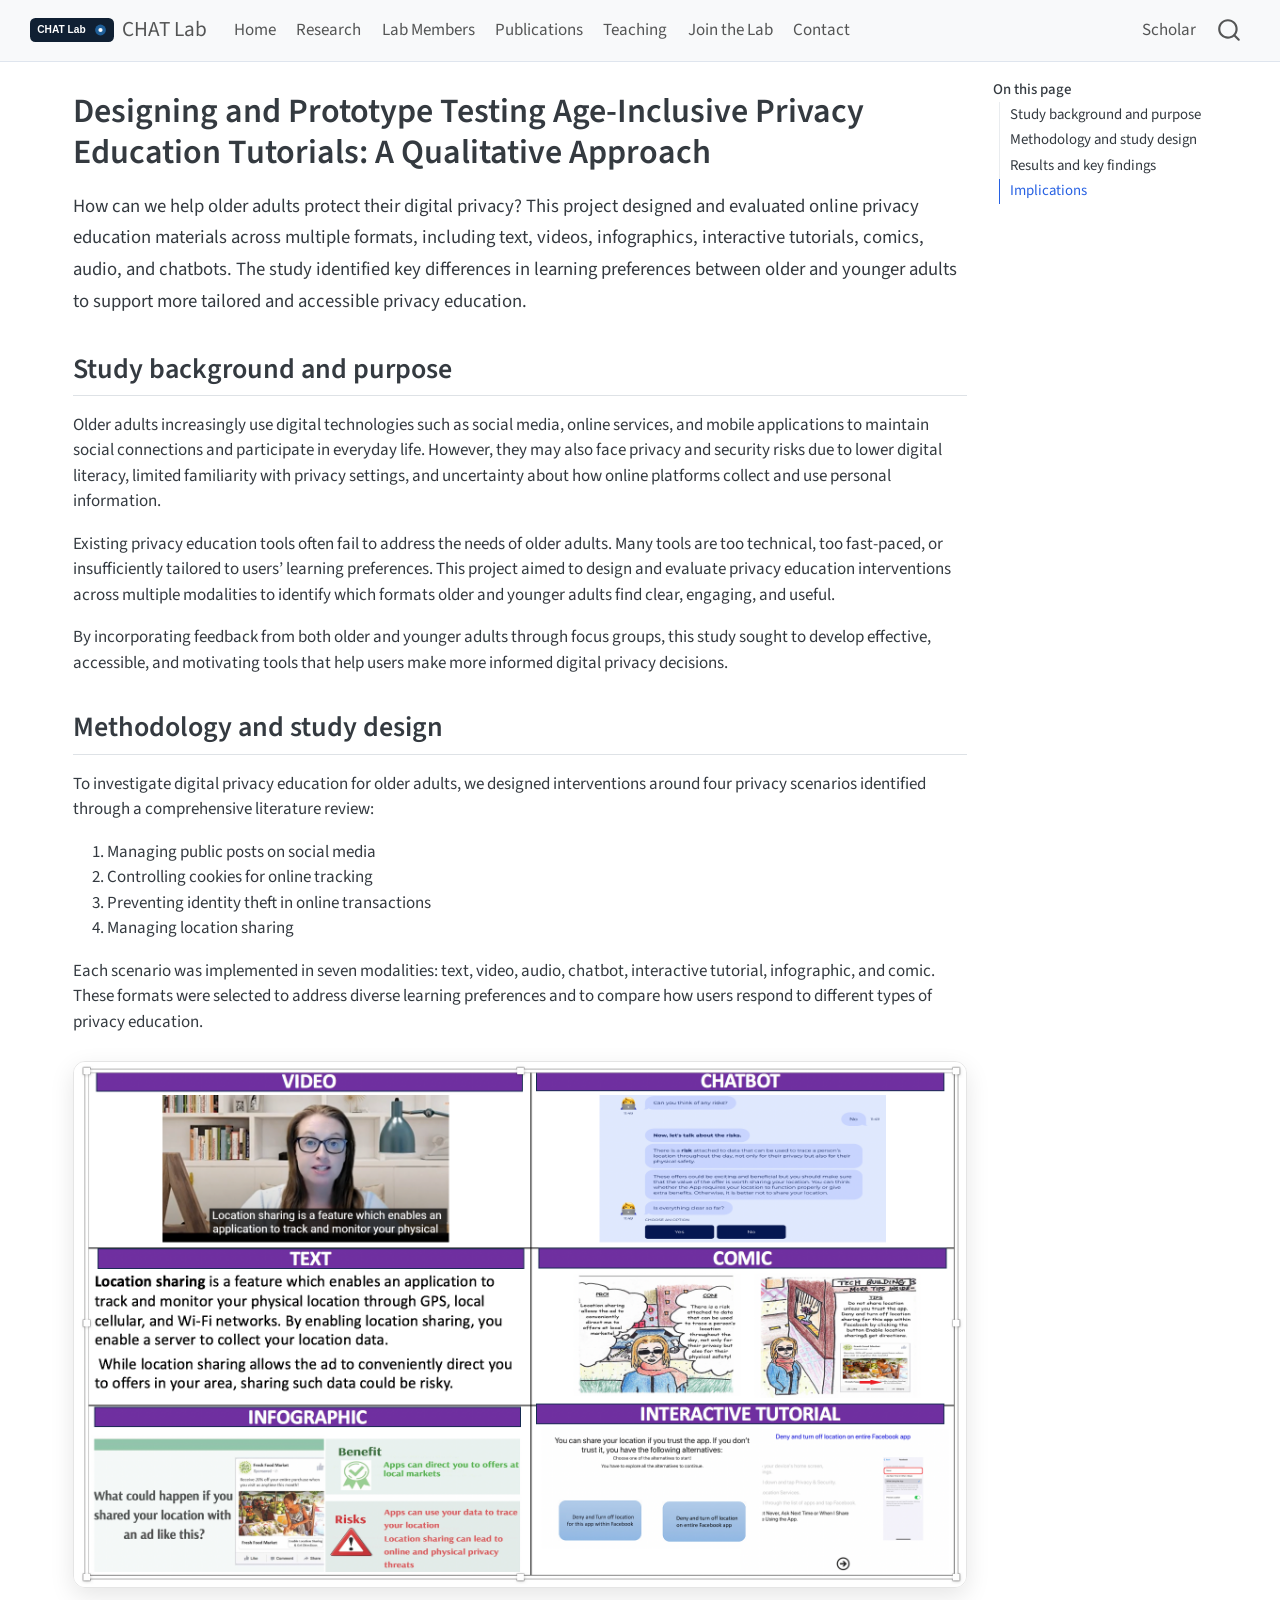
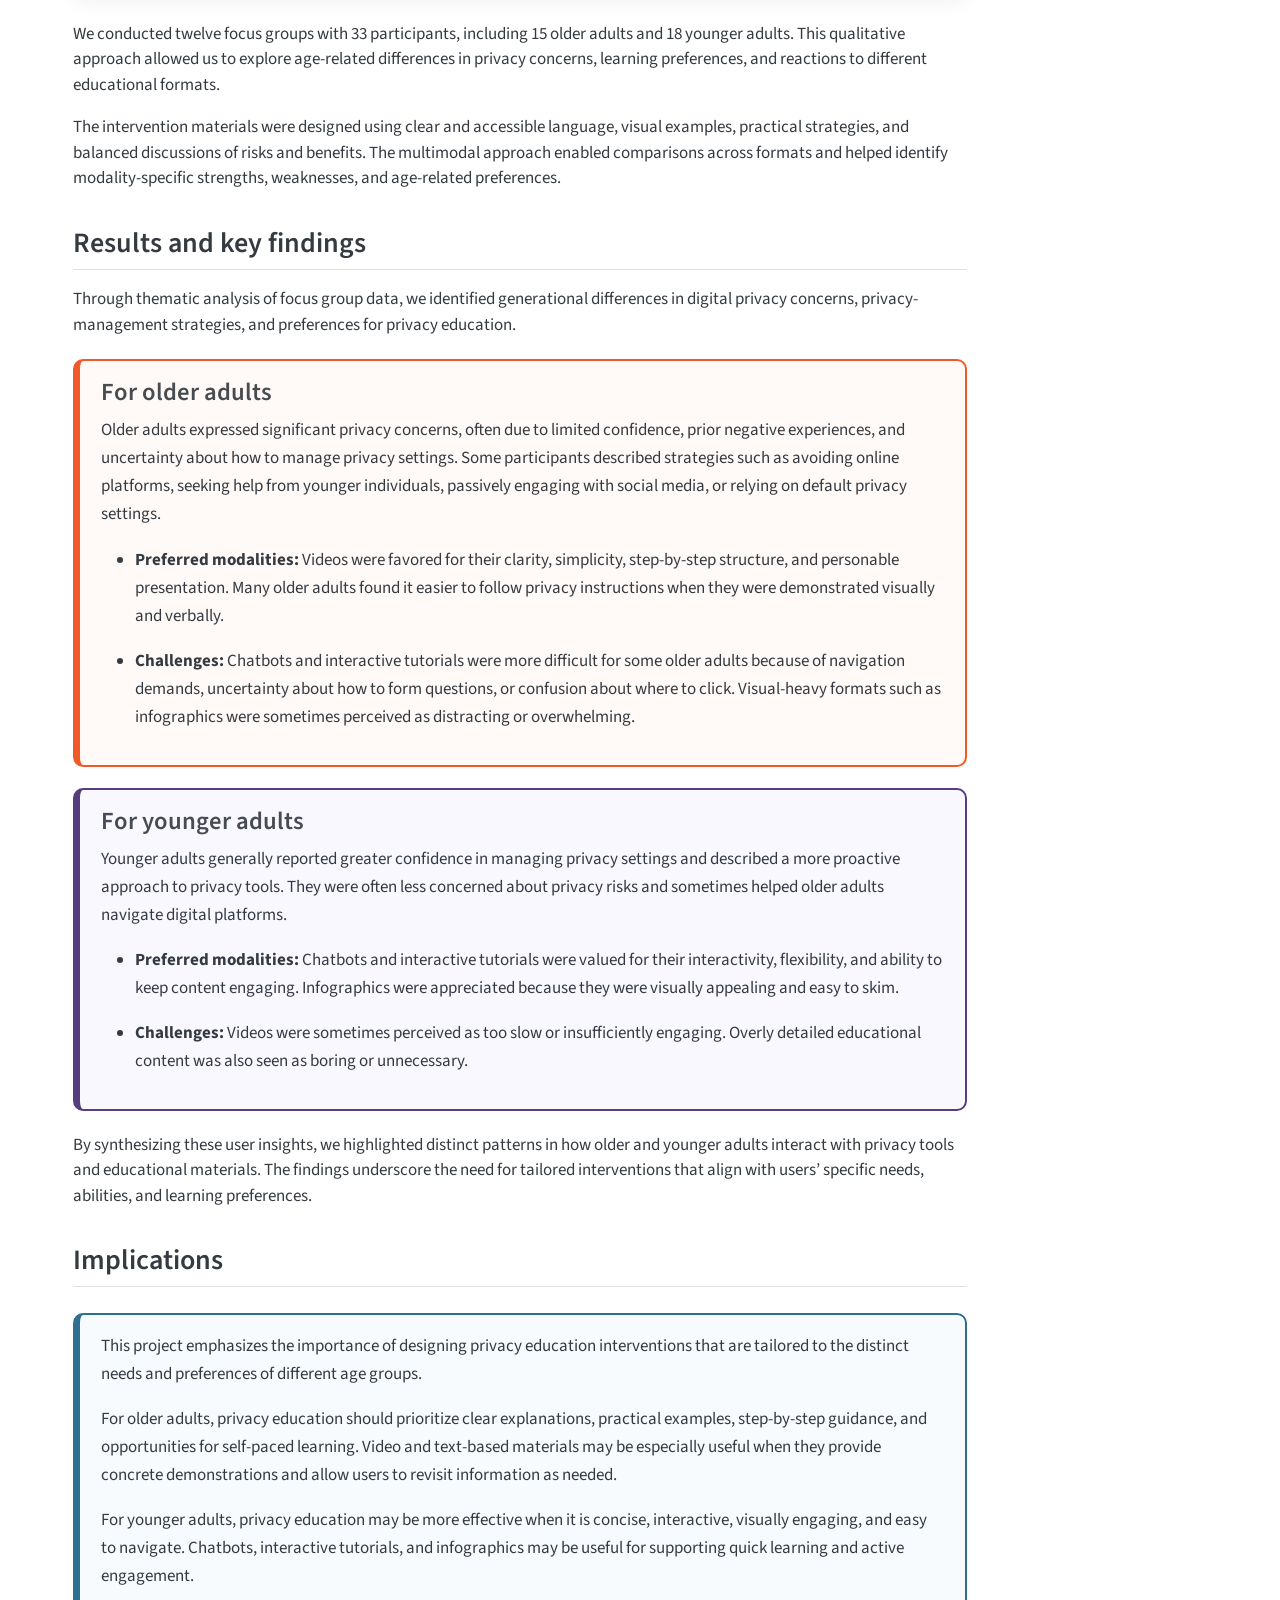
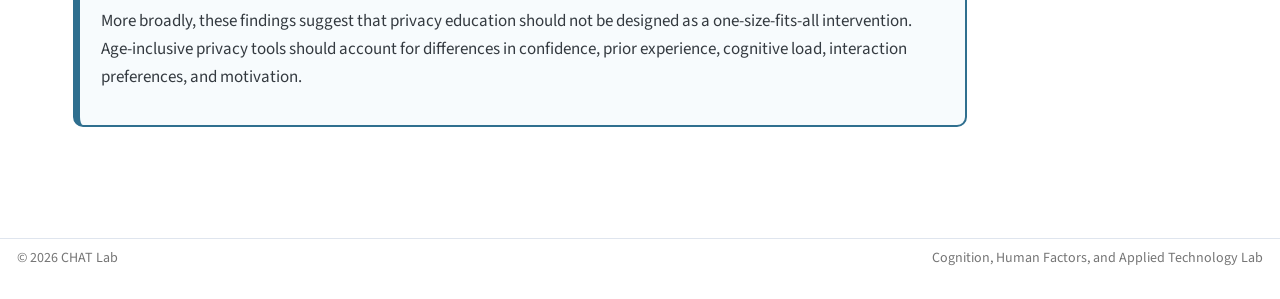
<file: docs/projects/privacy-education.html>
<!DOCTYPE html>
<html xmlns="http://www.w3.org/1999/xhtml" lang="en" xml:lang="en"><head>

<meta charset="utf-8">
<meta name="generator" content="quarto-1.10.18">

<meta name="viewport" content="width=device-width, initial-scale=1.0, user-scalable=yes">


<title>Designing and Prototype Testing Age-Inclusive Privacy Education Tutorials: A Qualitative Approach – CHAT Lab</title>
<style>
/* Default styles provided by pandoc.
** See https://pandoc.org/MANUAL.html#variables-for-html for config info.
*/
span.smallcaps{font-variant: small-caps;}
div.columns{display: flex; gap: 1.5em;}
div.column{flex: auto;}
@media screen {
div.columns{gap: min(4vw, 1.5em);}
div.column{overflow-x: auto;}
}
div.hanging-indent{margin-left: 1.5em; text-indent: -1.5em;}
ul.task-list{list-style: none;}
ul.task-list li input[type="checkbox"] {
  width: 0.8em;
  margin: 0 0.8em 0.2em -1em; /* quarto-specific, see https://github.com/quarto-dev/quarto-cli/issues/4556 */ 
  vertical-align: middle;
}
</style>


<script src="../site_libs/quarto-nav/quarto-nav.js"></script>
<script src="../site_libs/clipboard/clipboard.min.js"></script>
<script src="../site_libs/quarto-search/autocomplete.umd.js"></script>
<script src="../site_libs/quarto-search/fuse.min.js"></script>
<script src="../site_libs/quarto-search/quarto-search.js"></script>
<meta name="quarto:offset" content="../">
<script src="../site_libs/quarto-html/quarto.js" type="module"></script>
<script src="../site_libs/quarto-html/tabsets/tabsets.js" type="module"></script>
<script src="../site_libs/quarto-html/popper.min.js"></script>
<script src="../site_libs/quarto-html/tippy.umd.min.js"></script>
<script src="../site_libs/quarto-html/anchor.min.js"></script>
<link href="../site_libs/quarto-html/tippy.css" rel="stylesheet">
<link href="../site_libs/quarto-html/quarto-syntax-highlighting-64a204ab8560d761af7679ceaba22944.css" rel="stylesheet" id="quarto-text-highlighting-styles">
<script src="../site_libs/bootstrap/bootstrap.min.js"></script>
<link href="../site_libs/bootstrap/bootstrap-icons.css" rel="stylesheet">
<link href="../site_libs/bootstrap/bootstrap-445b8638c3d06994fee0907d791121c4.min.css" rel="stylesheet" append-hash="true" id="quarto-bootstrap" data-mode="light">
<script id="quarto-search-options" type="application/json">{
  "location": "navbar",
  "copy-button": false,
  "collapse-after": 3,
  "panel-placement": "end",
  "type": "overlay",
  "limit": 50,
  "keyboard-shortcut": [
    "f",
    "/",
    "s"
  ],
  "show-item-context": false,
  "language": {
    "search-no-results-text": "No results",
    "search-matching-documents-text": "matching documents",
    "search-copy-link-title": "Copy link to search",
    "search-hide-matches-text": "Hide additional matches",
    "search-more-match-text": "more match in this document",
    "search-more-matches-text": "more matches in this document",
    "search-clear-button-title": "Clear",
    "search-text-placeholder": "",
    "search-detached-cancel-button-title": "Cancel",
    "search-submit-button-title": "Submit",
    "search-label": "Search"
  }
}</script>
<style>html{ scroll-behavior: smooth; }</style>


<link rel="stylesheet" href="../styles.css">
</head>

<body class="nav-fixed quarto-light">

<div id="quarto-search-results"></div>
  <header id="quarto-header" class="headroom fixed-top">
    <nav class="navbar navbar-expand-lg " data-bs-theme="dark">
      <div class="navbar-container container-fluid">
      <div class="navbar-brand-container mx-auto">
    <a href="../index.html" class="navbar-brand navbar-brand-logo">
    <img src="../assets/chat-lab-logo-placeholder.svg" alt="" class="navbar-logo light-content">
    <img src="../assets/chat-lab-logo-placeholder.svg" alt="" class="navbar-logo dark-content">
    </a>
    <a class="navbar-brand" href="../index.html">
    <span class="navbar-title">CHAT Lab</span>
    </a>
  </div>
            <div id="quarto-search" class="" title="Search"></div>
          <button class="navbar-toggler" type="button" data-bs-toggle="collapse" data-bs-target="#navbarCollapse" aria-controls="navbarCollapse" role="menu" aria-expanded="false" aria-label="Toggle navigation" onclick="if (window.quartoToggleHeadroom) { window.quartoToggleHeadroom(); }">
  <span class="navbar-toggler-icon"></span>
</button>
          <div class="collapse navbar-collapse" id="navbarCollapse">
            <ul class="navbar-nav navbar-nav-scroll me-auto">
  <li class="nav-item">
    <a class="nav-link" href="../index.html"> 
<span class="menu-text">Home</span></a>
  </li>  
  <li class="nav-item">
    <a class="nav-link" href="../research.html"> 
<span class="menu-text">Research</span></a>
  </li>  
  <li class="nav-item">
    <a class="nav-link" href="../people.html"> 
<span class="menu-text">Lab Members</span></a>
  </li>  
  <li class="nav-item">
    <a class="nav-link" href="../publications.html"> 
<span class="menu-text">Publications</span></a>
  </li>  
  <li class="nav-item">
    <a class="nav-link" href="../teaching.html"> 
<span class="menu-text">Teaching</span></a>
  </li>  
  <li class="nav-item">
    <a class="nav-link" href="../joining.html"> 
<span class="menu-text">Join the Lab</span></a>
  </li>  
  <li class="nav-item">
    <a class="nav-link" href="../contact.html"> 
<span class="menu-text">Contact</span></a>
  </li>  
</ul>
            <ul class="navbar-nav navbar-nav-scroll ms-auto">
  <li class="nav-item">
    <a class="nav-link" href="https://scholar.google.com/citations?user=MouYe6sAAAAJ&amp;hl=en" target="_blank"> 
<span class="menu-text">Scholar</span></a>
  </li>  
</ul>
          </div> <!-- /navcollapse -->
            <div class="quarto-navbar-tools">
</div>
      </div> <!-- /container-fluid -->
    </nav>
</header>
<!-- content -->
<div id="quarto-content" class="quarto-container page-columns page-rows-contents page-layout-full page-navbar">
<!-- sidebar -->
<!-- margin-sidebar -->
    <div id="quarto-margin-sidebar" class="sidebar margin-sidebar">
        <nav id="TOC" role="doc-toc" class="toc-active">
    <h2 id="toc-title">On this page</h2>
   
  <ul>
  <li><a href="#study-background-and-purpose" id="toc-study-background-and-purpose" class="nav-link active" data-scroll-target="#study-background-and-purpose">Study background and purpose</a></li>
  <li><a href="#methodology-and-study-design" id="toc-methodology-and-study-design" class="nav-link" data-scroll-target="#methodology-and-study-design">Methodology and study design</a></li>
  <li><a href="#results-and-key-findings" id="toc-results-and-key-findings" class="nav-link" data-scroll-target="#results-and-key-findings">Results and key findings</a>
  <ul class="collapse">
  <li><a href="#for-older-adults" id="toc-for-older-adults" class="nav-link" data-scroll-target="#for-older-adults">For older adults</a></li>
  <li><a href="#for-younger-adults" id="toc-for-younger-adults" class="nav-link" data-scroll-target="#for-younger-adults">For younger adults</a></li>
  </ul></li>
  <li><a href="#implications" id="toc-implications" class="nav-link" data-scroll-target="#implications">Implications</a></li>
  </ul>
</nav>
    </div>
<!-- main -->
<main class="content column-page-left" id="quarto-document-content">

<header id="title-block-header" class="quarto-title-block default">
<div class="quarto-title">
<h1 class="title">Designing and Prototype Testing Age-Inclusive Privacy Education Tutorials: A Qualitative Approach</h1>
</div>



<div class="quarto-title-meta column-page-left">

    
  
    
  </div>
  


</header>


<div class="project-summary">
<p>How can we help older adults protect their digital privacy? This project designed and evaluated online privacy education materials across multiple formats, including text, videos, infographics, interactive tutorials, comics, audio, and chatbots. The study identified key differences in learning preferences between older and younger adults to support more tailored and accessible privacy education.</p>
</div>
<section id="study-background-and-purpose" class="level2">
<h2 class="anchored" data-anchor-id="study-background-and-purpose">Study background and purpose</h2>
<p>Older adults increasingly use digital technologies such as social media, online services, and mobile applications to maintain social connections and participate in everyday life. However, they may also face privacy and security risks due to lower digital literacy, limited familiarity with privacy settings, and uncertainty about how online platforms collect and use personal information.</p>
<p>Existing privacy education tools often fail to address the needs of older adults. Many tools are too technical, too fast-paced, or insufficiently tailored to users’ learning preferences. This project aimed to design and evaluate privacy education interventions across multiple modalities to identify which formats older and younger adults find clear, engaging, and useful.</p>
<p>By incorporating feedback from both older and younger adults through focus groups, this study sought to develop effective, accessible, and motivating tools that help users make more informed digital privacy decisions.</p>
</section>
<section id="methodology-and-study-design" class="level2">
<h2 class="anchored" data-anchor-id="methodology-and-study-design">Methodology and study design</h2>
<p>To investigate digital privacy education for older adults, we designed interventions around four privacy scenarios identified through a comprehensive literature review:</p>
<ol type="1">
<li>Managing public posts on social media</li>
<li>Controlling cookies for online tracking</li>
<li>Preventing identity theft in online transactions</li>
<li>Managing location sharing</li>
</ol>
<p>Each scenario was implemented in seven modalities: text, video, audio, chatbot, interactive tutorial, infographic, and comic. These formats were selected to address diverse learning preferences and to compare how users respond to different types of privacy education.</p>
<p><img src="../image/Modality_6.png" class="project-full-figure img-fluid" alt="Examples of privacy education materials presented across multiple modalities, including video, chatbot, text, comic, infographic, and interactive tutorial."></p>
<p>We conducted twelve focus groups with 33 participants, including 15 older adults and 18 younger adults. This qualitative approach allowed us to explore age-related differences in privacy concerns, learning preferences, and reactions to different educational formats.</p>
<p>The intervention materials were designed using clear and accessible language, visual examples, practical strategies, and balanced discussions of risks and benefits. The multimodal approach enabled comparisons across formats and helped identify modality-specific strengths, weaknesses, and age-related preferences.</p>
</section>
<section id="results-and-key-findings" class="level2">
<h2 class="anchored" data-anchor-id="results-and-key-findings">Results and key findings</h2>
<p>Through thematic analysis of focus group data, we identified generational differences in digital privacy concerns, privacy-management strategies, and preferences for privacy education.</p>
<section id="for-older-adults" class="level3 age-box age-box-older">
<h3 class="anchored" data-anchor-id="for-older-adults">For older adults</h3>
<p>Older adults expressed significant privacy concerns, often due to limited confidence, prior negative experiences, and uncertainty about how to manage privacy settings. Some participants described strategies such as avoiding online platforms, seeking help from younger individuals, passively engaging with social media, or relying on default privacy settings.</p>
<ul>
<li><p><strong>Preferred modalities:</strong> Videos were favored for their clarity, simplicity, step-by-step structure, and personable presentation. Many older adults found it easier to follow privacy instructions when they were demonstrated visually and verbally.</p></li>
<li><p><strong>Challenges:</strong> Chatbots and interactive tutorials were more difficult for some older adults because of navigation demands, uncertainty about how to form questions, or confusion about where to click. Visual-heavy formats such as infographics were sometimes perceived as distracting or overwhelming.</p></li>
</ul>
</section>
<section id="for-younger-adults" class="level3 age-box age-box-younger">
<h3 class="anchored" data-anchor-id="for-younger-adults">For younger adults</h3>
<p>Younger adults generally reported greater confidence in managing privacy settings and described a more proactive approach to privacy tools. They were often less concerned about privacy risks and sometimes helped older adults navigate digital platforms.</p>
<ul>
<li><p><strong>Preferred modalities:</strong> Chatbots and interactive tutorials were valued for their interactivity, flexibility, and ability to keep content engaging. Infographics were appreciated because they were visually appealing and easy to skim.</p></li>
<li><p><strong>Challenges:</strong> Videos were sometimes perceived as too slow or insufficiently engaging. Overly detailed educational content was also seen as boring or unnecessary.</p></li>
</ul>
</section>
<p>By synthesizing these user insights, we highlighted distinct patterns in how older and younger adults interact with privacy tools and educational materials. The findings underscore the need for tailored interventions that align with users’ specific needs, abilities, and learning preferences.</p>
</section>
<section id="implications" class="level2">
<h2 class="anchored" data-anchor-id="implications">Implications</h2>
<div class="implications-box">
<p>This project emphasizes the importance of designing privacy education interventions that are tailored to the distinct needs and preferences of different age groups.</p>
<p>For older adults, privacy education should prioritize clear explanations, practical examples, step-by-step guidance, and opportunities for self-paced learning. Video and text-based materials may be especially useful when they provide concrete demonstrations and allow users to revisit information as needed.</p>
<p>For younger adults, privacy education may be more effective when it is concise, interactive, visually engaging, and easy to navigate. Chatbots, interactive tutorials, and infographics may be useful for supporting quick learning and active engagement.</p>
<p>More broadly, these findings suggest that privacy education should not be designed as a one-size-fits-all intervention. Age-inclusive privacy tools should account for differences in confidence, prior experience, cognitive load, interaction preferences, and motivation.</p>
</div>


</section>

</main> <!-- /main -->
<script id="quarto-html-after-body" type="application/javascript">
  window.document.addEventListener("DOMContentLoaded", function (event) {
    const icon = "";
    const anchorJS = new window.AnchorJS();
    anchorJS.options = {
      placement: 'right',
      icon: icon
    };
    anchorJS.add('.anchored');
    const isCodeAnnotation = (el) => {
      for (const clz of el.classList) {
        if (clz.startsWith('code-annotation-')) {                     
          return true;
        }
      }
      return false;
    }
    const onCopySuccess = function(e) {
      // button target
      const button = e.trigger;
      // don't keep focus
      button.blur();
      // flash "checked"
      button.classList.add('code-copy-button-checked');
      var currentTitle = button.getAttribute("title");
      button.setAttribute("title", "Copied!");
      let tooltip;
      if (window.bootstrap) {
        button.setAttribute("data-bs-toggle", "tooltip");
        button.setAttribute("data-bs-placement", "left");
        button.setAttribute("data-bs-title", "Copied!");
        tooltip = new bootstrap.Tooltip(button, 
          { trigger: "manual", 
            customClass: "code-copy-button-tooltip",
            offset: [0, -8]});
        tooltip.show();    
      }
      setTimeout(function() {
        if (tooltip) {
          tooltip.hide();
          button.removeAttribute("data-bs-title");
          button.removeAttribute("data-bs-toggle");
          button.removeAttribute("data-bs-placement");
        }
        button.setAttribute("title", currentTitle);
        button.classList.remove('code-copy-button-checked');
      }, 1000);
      // clear code selection
      e.clearSelection();
    }
    const getTextToCopy = function(trigger) {
      const outerScaffold = trigger.parentElement.cloneNode(true);
      const codeEl = outerScaffold.querySelector('code');
      for (const childEl of codeEl.children) {
        if (isCodeAnnotation(childEl)) {
          childEl.remove();
        }
      }
      return codeEl.innerText;
    }
    const clipboard = new window.ClipboardJS('.code-copy-button:not([data-in-quarto-modal])', {
      text: getTextToCopy
    });
    clipboard.on('success', onCopySuccess);
    if (window.document.getElementById('quarto-embedded-source-code-modal')) {
      const clipboardModal = new window.ClipboardJS('.code-copy-button[data-in-quarto-modal]', {
        text: getTextToCopy,
        container: window.document.getElementById('quarto-embedded-source-code-modal')
      });
      clipboardModal.on('success', onCopySuccess);
    }
      var localhostRegex = new RegExp(/^(?:http|https):\/\/localhost\:?[0-9]*\//);
      var mailtoRegex = new RegExp(/^mailto:/);
        var filterRegex = new RegExp("https:\/\/your-domain-here");
      var isInternal = (href) => {
          return filterRegex.test(href) || localhostRegex.test(href) || mailtoRegex.test(href);
      }
      // Inspect non-navigation links and adorn them if external
     var links = window.document.querySelectorAll('a[href]:not(.nav-link):not(.navbar-brand):not(.toc-action):not(.sidebar-link):not(.sidebar-item-toggle):not(.pagination-link):not(.no-external):not([aria-hidden]):not(.dropdown-item):not(.quarto-navigation-tool):not(.about-link)');
      for (var i=0; i<links.length; i++) {
        const link = links[i];
        if (!isInternal(link.href)) {
          // undo the damage that might have been done by quarto-nav.js in the case of
          // links that we want to consider external
          if (link.dataset.originalHref !== undefined) {
            link.href = link.dataset.originalHref;
          }
        }
      }
    function tippyHover(el, contentFn, onTriggerFn, onUntriggerFn) {
      const config = {
        allowHTML: true,
        maxWidth: 500,
        delay: 100,
        arrow: false,
        appendTo: function(el) {
            return el.parentElement;
        },
        interactive: true,
        interactiveBorder: 10,
        theme: 'quarto',
        placement: 'bottom-start',
      };
      if (contentFn) {
        config.content = contentFn;
      }
      if (onTriggerFn) {
        config.onTrigger = onTriggerFn;
      }
      if (onUntriggerFn) {
        config.onUntrigger = onUntriggerFn;
      }
      window.tippy(el, config); 
    }
    const noterefs = window.document.querySelectorAll('a[role="doc-noteref"]');
    for (var i=0; i<noterefs.length; i++) {
      const ref = noterefs[i];
      tippyHover(ref, function() {
        // use id or data attribute instead here
        let href = ref.getAttribute('data-footnote-href') || ref.getAttribute('href');
        try { href = new URL(href).hash; } catch {}
        const id = href.replace(/^#\/?/, "");
        const note = window.document.getElementById(id);
        if (note) {
          return note.innerHTML;
        } else {
          return "";
        }
      });
    }
    const xrefs = window.document.querySelectorAll('a.quarto-xref');
    const processXRef = (id, note) => {
      // Strip column container classes
      const stripColumnClz = (el) => {
        el.classList.remove("page-full", "page-columns");
        if (el.children) {
          for (const child of el.children) {
            stripColumnClz(child);
          }
        }
      }
      stripColumnClz(note)
      if (id === null || id.startsWith('sec-')) {
        // Special case sections, only their first couple elements
        const container = document.createElement("div");
        if (note.children && note.children.length > 2) {
          container.appendChild(note.children[0].cloneNode(true));
          for (let i = 1; i < note.children.length; i++) {
            const child = note.children[i];
            if (child.tagName === "P" && child.innerText === "") {
              continue;
            } else {
              container.appendChild(child.cloneNode(true));
              break;
            }
          }
          if (window.Quarto?.typesetMath) {
            window.Quarto.typesetMath(container);
          }
          return container.innerHTML
        } else {
          if (window.Quarto?.typesetMath) {
            window.Quarto.typesetMath(note);
          }
          return note.innerHTML;
        }
      } else {
        // Remove any anchor links if they are present
        const anchorLink = note.querySelector('a.anchorjs-link');
        if (anchorLink) {
          anchorLink.remove();
        }
        if (window.Quarto?.typesetMath) {
          window.Quarto.typesetMath(note);
        }
        if (note.classList.contains("callout")) {
          return note.outerHTML;
        } else {
          return note.innerHTML;
        }
      }
    }
    for (var i=0; i<xrefs.length; i++) {
      const xref = xrefs[i];
      tippyHover(xref, undefined, function(instance) {
        instance.disable();
        let url = xref.getAttribute('href');
        let hash = undefined; 
        if (url.startsWith('#')) {
          hash = url;
        } else {
          try { hash = new URL(url).hash; } catch {}
        }
        if (hash) {
          const id = hash.replace(/^#\/?/, "");
          const note = window.document.getElementById(id);
          if (note !== null) {
            try {
              const html = processXRef(id, note.cloneNode(true));
              instance.setContent(html);
            } finally {
              instance.enable();
              instance.show();
            }
          } else {
            // See if we can fetch this
            fetch(url.split('#')[0])
            .then(res => res.text())
            .then(html => {
              const parser = new DOMParser();
              const htmlDoc = parser.parseFromString(html, "text/html");
              const note = htmlDoc.getElementById(id);
              if (note !== null) {
                const html = processXRef(id, note);
                instance.setContent(html);
              } 
            }).finally(() => {
              instance.enable();
              instance.show();
            });
          }
        } else {
          // See if we can fetch a full url (with no hash to target)
          // This is a special case and we should probably do some content thinning / targeting
          fetch(url)
          .then(res => res.text())
          .then(html => {
            const parser = new DOMParser();
            const htmlDoc = parser.parseFromString(html, "text/html");
            const note = htmlDoc.querySelector('main.content');
            if (note !== null) {
              // This should only happen for chapter cross references
              // (since there is no id in the URL)
              // remove the first header
              if (note.children.length > 0 && note.children[0].tagName === "HEADER") {
                note.children[0].remove();
              }
              const html = processXRef(null, note);
              instance.setContent(html);
            } 
          }).finally(() => {
            instance.enable();
            instance.show();
          });
        }
      }, function(instance) {
      });
    }
        let selectedAnnoteEl;
        const selectorForAnnotation = ( cell, annotation) => {
          let cellAttr = 'data-code-cell="' + cell + '"';
          let lineAttr = 'data-code-annotation="' +  annotation + '"';
          const selector = 'span[' + cellAttr + '][' + lineAttr + ']';
          return selector;
        }
        const selectCodeLines = (annoteEl) => {
          const doc = window.document;
          const targetCell = annoteEl.getAttribute("data-target-cell");
          const targetAnnotation = annoteEl.getAttribute("data-target-annotation");
          const annoteSpan = window.document.querySelector(selectorForAnnotation(targetCell, targetAnnotation));
          const lines = annoteSpan.getAttribute("data-code-lines").split(",");
          const lineIds = lines.map((line) => {
            return targetCell + "-" + line;
          })
          let top = null;
          let height = null;
          let parent = null;
          if (lineIds.length > 0) {
              //compute the position of the single el (top and bottom and make a div)
              const el = window.document.getElementById(lineIds[0]);
              top = el.offsetTop;
              height = el.offsetHeight;
              parent = el.parentElement.parentElement;
            if (lineIds.length > 1) {
              const lastEl = window.document.getElementById(lineIds[lineIds.length - 1]);
              const bottom = lastEl.offsetTop + lastEl.offsetHeight;
              height = bottom - top;
            }
            if (top !== null && height !== null && parent !== null) {
              // cook up a div (if necessary) and position it 
              let div = window.document.getElementById("code-annotation-line-highlight");
              if (div === null) {
                div = window.document.createElement("div");
                div.setAttribute("id", "code-annotation-line-highlight");
                div.style.position = 'absolute';
                parent.appendChild(div);
              }
              div.style.top = top - 2 + "px";
              div.style.height = height + 4 + "px";
              div.style.left = 0;
              let gutterDiv = window.document.getElementById("code-annotation-line-highlight-gutter");
              if (gutterDiv === null) {
                gutterDiv = window.document.createElement("div");
                gutterDiv.setAttribute("id", "code-annotation-line-highlight-gutter");
                gutterDiv.style.position = 'absolute';
                const codeCell = window.document.getElementById(targetCell);
                const gutter = codeCell.querySelector('.code-annotation-gutter');
                gutter.appendChild(gutterDiv);
              }
              gutterDiv.style.top = top - 2 + "px";
              gutterDiv.style.height = height + 4 + "px";
            }
            selectedAnnoteEl = annoteEl;
          }
        };
        const unselectCodeLines = () => {
          const elementsIds = ["code-annotation-line-highlight", "code-annotation-line-highlight-gutter"];
          elementsIds.forEach((elId) => {
            const div = window.document.getElementById(elId);
            if (div) {
              div.remove();
            }
          });
          selectedAnnoteEl = undefined;
        };
          // Handle positioning of the toggle
      window.addEventListener(
        "resize",
        throttle(() => {
          elRect = undefined;
          if (selectedAnnoteEl) {
            selectCodeLines(selectedAnnoteEl);
          }
        }, 10)
      );
      function throttle(fn, ms) {
      let throttle = false;
      let timer;
        return (...args) => {
          if(!throttle) { // first call gets through
              fn.apply(this, args);
              throttle = true;
          } else { // all the others get throttled
              if(timer) clearTimeout(timer); // cancel #2
              timer = setTimeout(() => {
                fn.apply(this, args);
                timer = throttle = false;
              }, ms);
          }
        };
      }
        // Attach click handler to the DT
        const annoteDls = window.document.querySelectorAll('dt[data-target-cell]');
        for (const annoteDlNode of annoteDls) {
          annoteDlNode.addEventListener('click', (event) => {
            const clickedEl = event.target;
            if (clickedEl !== selectedAnnoteEl) {
              unselectCodeLines();
              const activeEl = window.document.querySelector('dt[data-target-cell].code-annotation-active');
              if (activeEl) {
                activeEl.classList.remove('code-annotation-active');
              }
              selectCodeLines(clickedEl);
              clickedEl.classList.add('code-annotation-active');
            } else {
              // Unselect the line
              unselectCodeLines();
              clickedEl.classList.remove('code-annotation-active');
            }
          });
        }
    const findCites = (el) => {
      const parentEl = el.parentElement;
      if (parentEl) {
        const cites = parentEl.dataset.cites;
        if (cites) {
          return {
            el,
            cites: cites.split(' ')
          };
        } else {
          return findCites(el.parentElement)
        }
      } else {
        return undefined;
      }
    };
    var bibliorefs = window.document.querySelectorAll('a[role="doc-biblioref"]');
    for (var i=0; i<bibliorefs.length; i++) {
      const ref = bibliorefs[i];
      const citeInfo = findCites(ref);
      if (citeInfo) {
        tippyHover(citeInfo.el, function() {
          var popup = window.document.createElement('div');
          citeInfo.cites.forEach(function(cite) {
            var citeDiv = window.document.createElement('div');
            citeDiv.classList.add('hanging-indent');
            citeDiv.classList.add('csl-entry');
            var biblioDiv = window.document.getElementById('ref-' + cite);
            if (biblioDiv) {
              citeDiv.innerHTML = biblioDiv.innerHTML;
            }
            popup.appendChild(citeDiv);
          });
          return popup.innerHTML;
        });
      }
    }
  });
  </script>
</div> <!-- /content -->
<footer class="footer">
  <div class="nav-footer">
    <div class="nav-footer-left">
<p>© 2026 CHAT Lab</p>
</div>   
    <div class="nav-footer-center">
      &nbsp;
    </div>
    <div class="nav-footer-right">
<p>Cognition, Human Factors, and Applied Technology Lab</p>
</div>
  </div>
</footer>




<script src="../site_libs/quarto-html/zenscroll-min.js"></script>
</body></html>
</file>
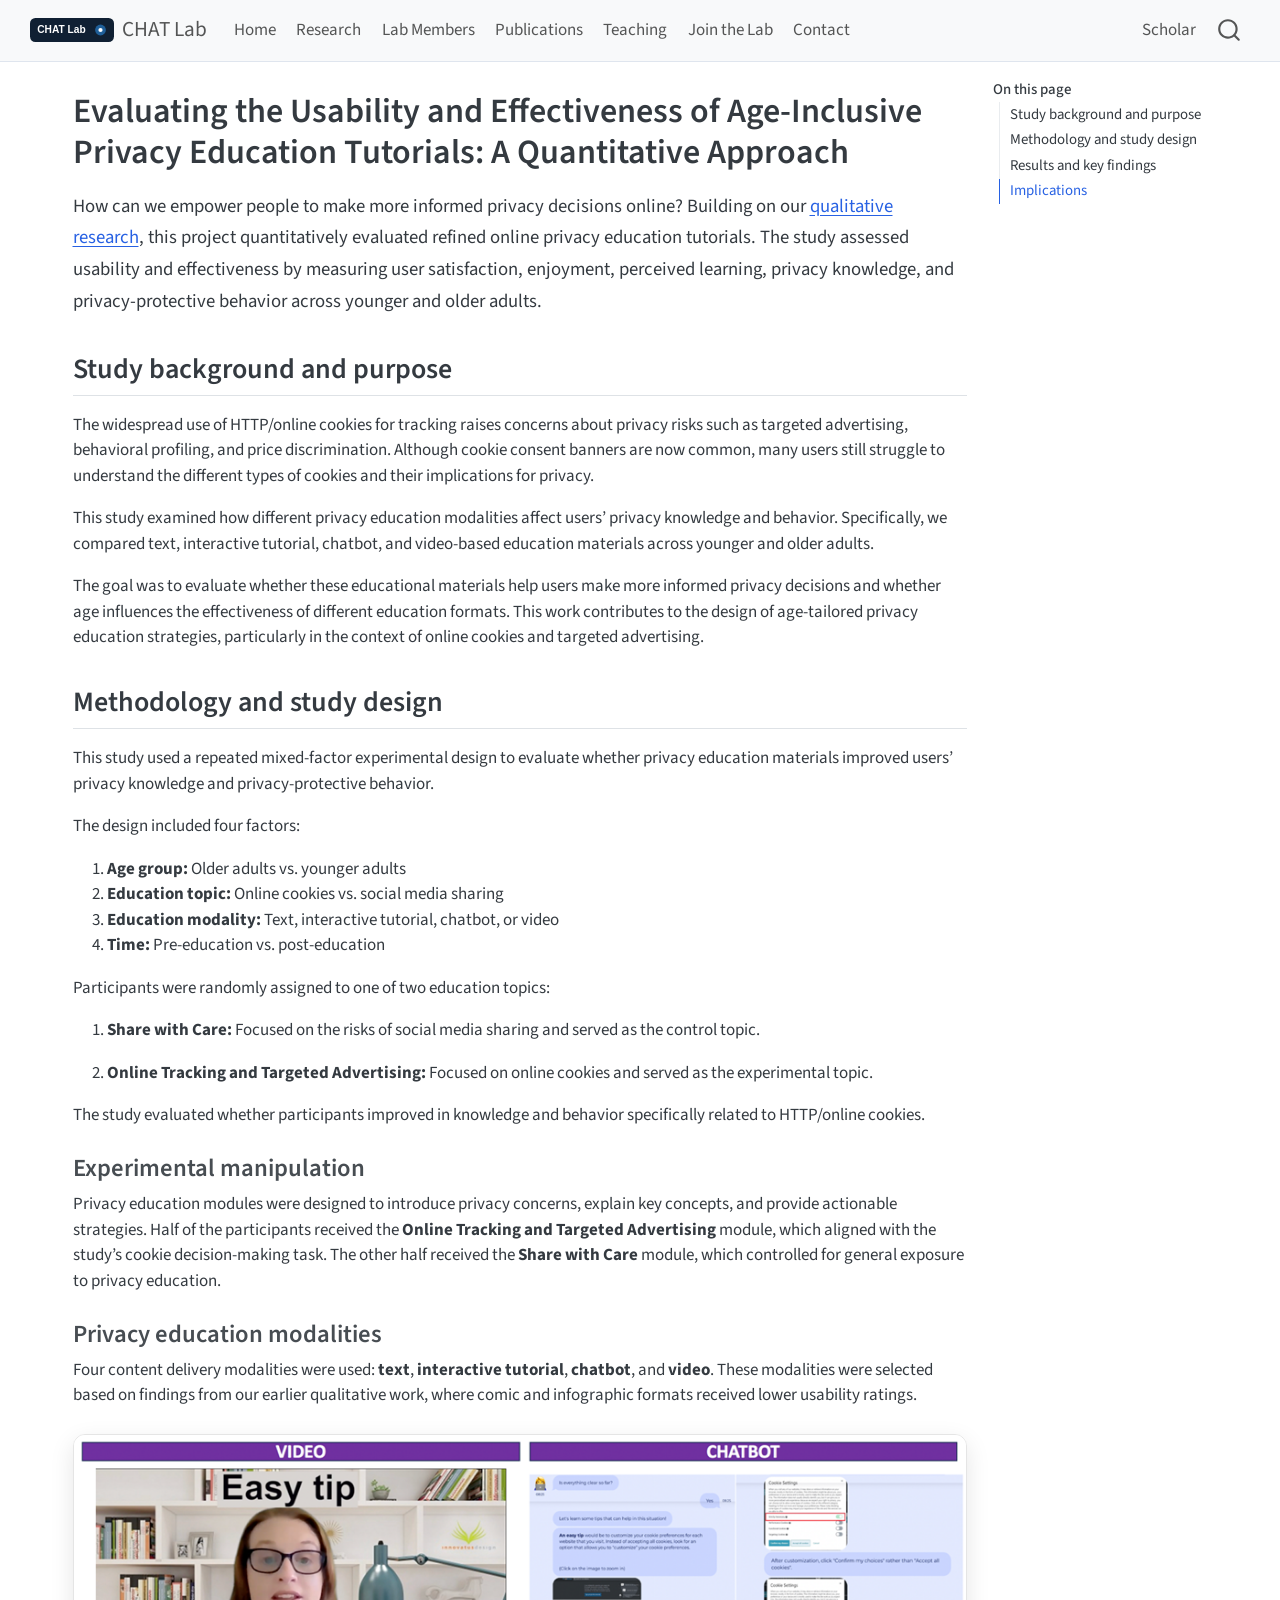
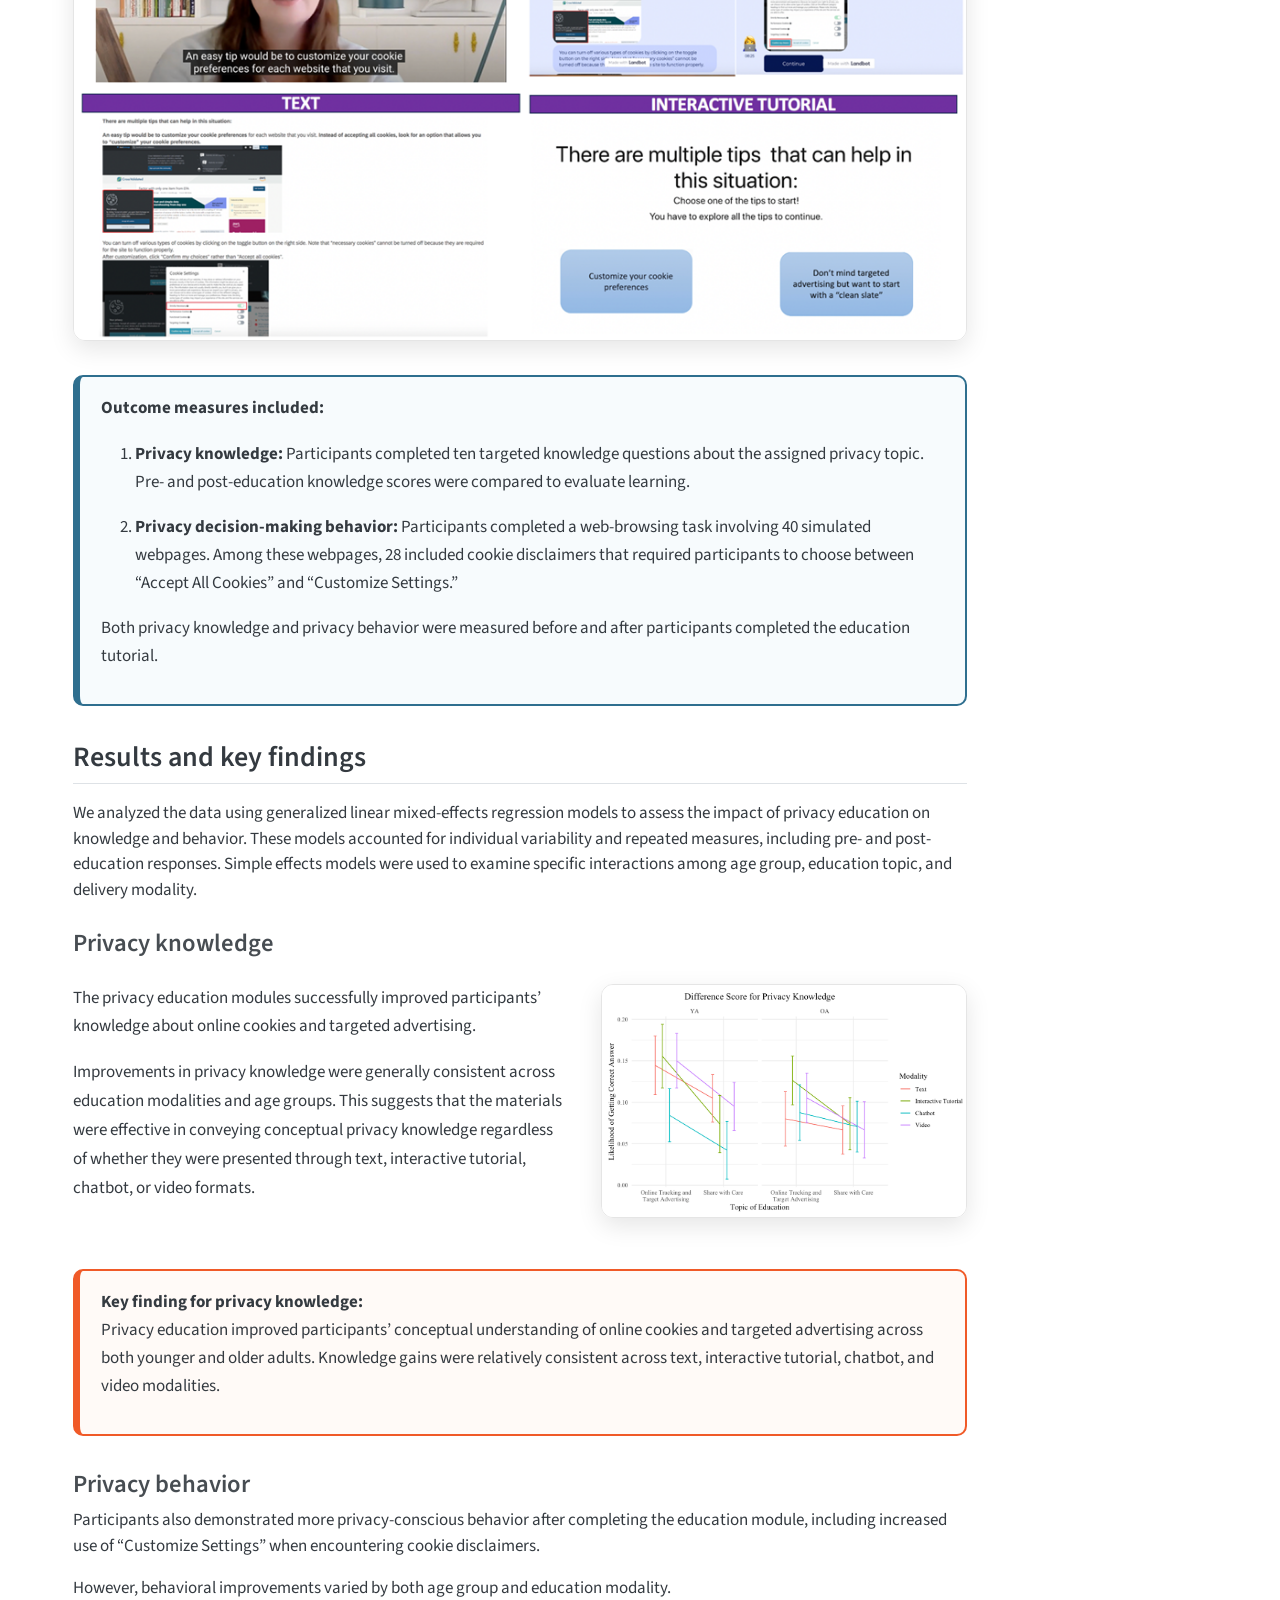
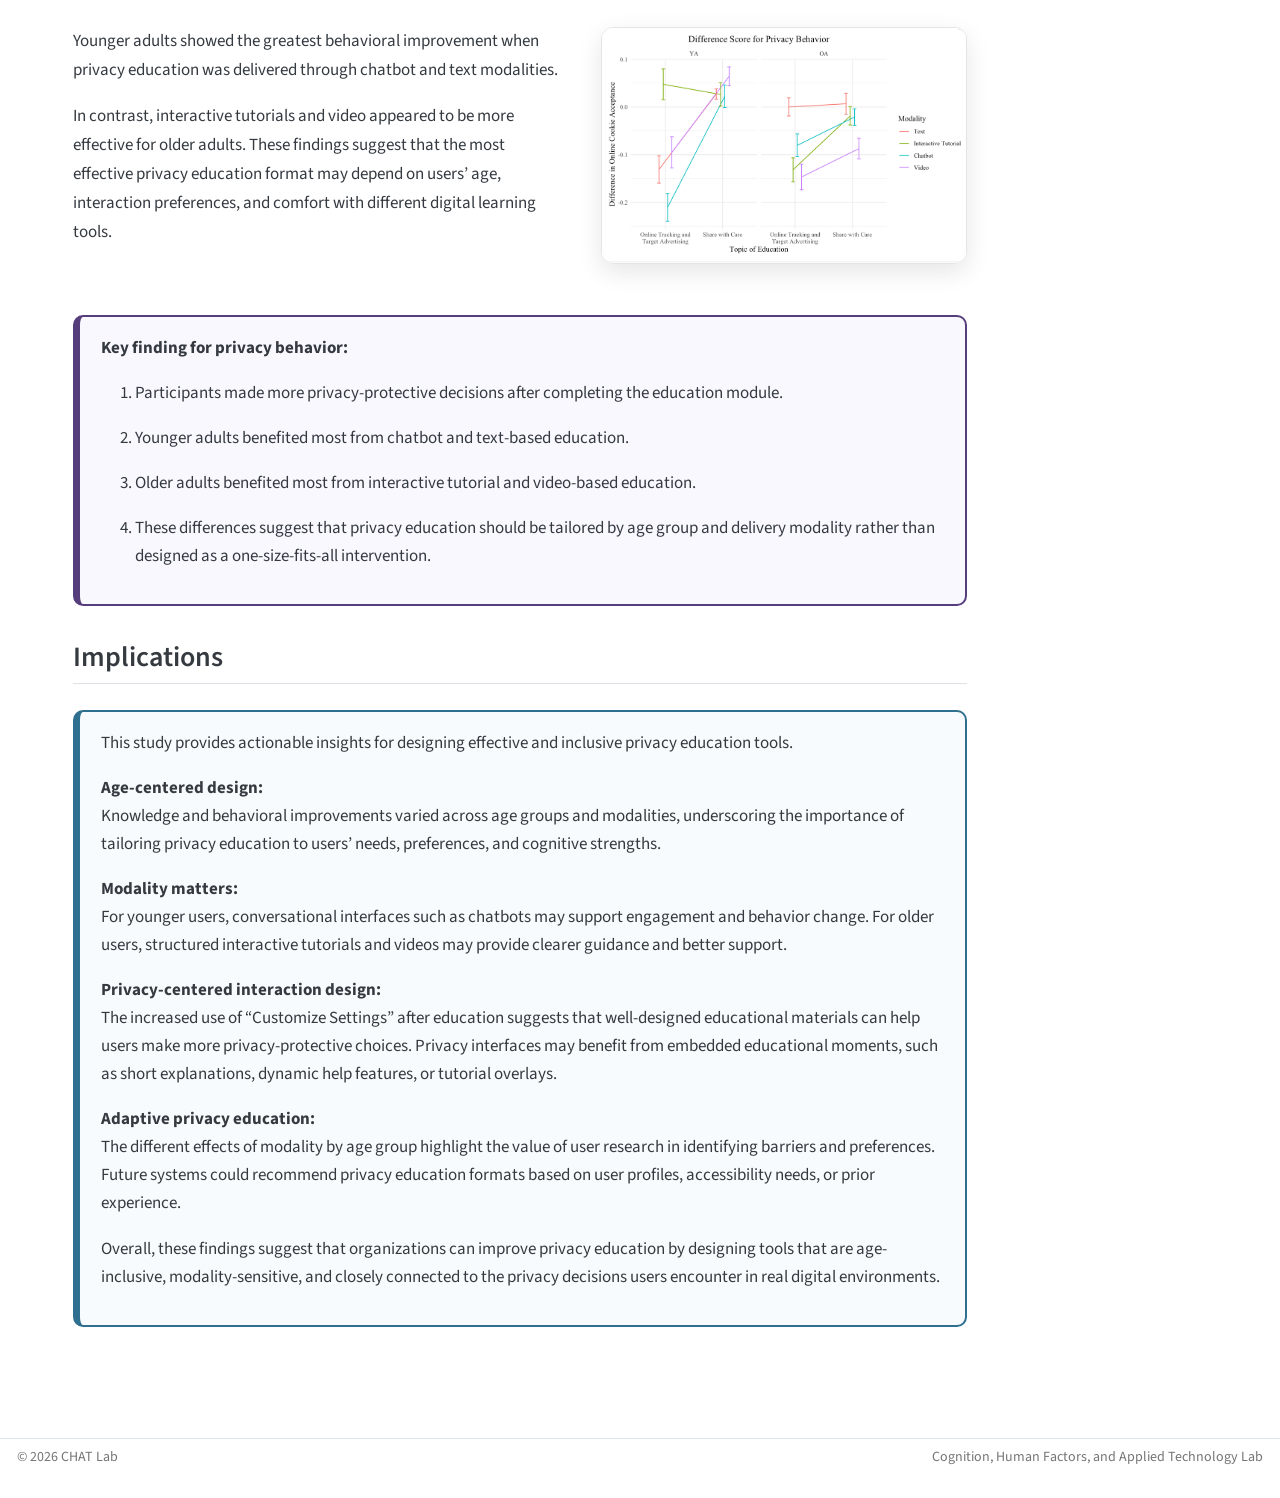
<file: docs/projects/privacy-education_quantitative.html>
<!DOCTYPE html>
<html xmlns="http://www.w3.org/1999/xhtml" lang="en" xml:lang="en"><head>

<meta charset="utf-8">
<meta name="generator" content="quarto-1.10.18">

<meta name="viewport" content="width=device-width, initial-scale=1.0, user-scalable=yes">


<title>Evaluating the Usability and Effectiveness of Age-Inclusive Privacy Education Tutorials: A Quantitative Approach – CHAT Lab</title>
<style>
/* Default styles provided by pandoc.
** See https://pandoc.org/MANUAL.html#variables-for-html for config info.
*/
span.smallcaps{font-variant: small-caps;}
div.columns{display: flex; gap: 1.5em;}
div.column{flex: auto;}
@media screen {
div.columns{gap: min(4vw, 1.5em);}
div.column{overflow-x: auto;}
}
div.hanging-indent{margin-left: 1.5em; text-indent: -1.5em;}
ul.task-list{list-style: none;}
ul.task-list li input[type="checkbox"] {
  width: 0.8em;
  margin: 0 0.8em 0.2em -1em; /* quarto-specific, see https://github.com/quarto-dev/quarto-cli/issues/4556 */ 
  vertical-align: middle;
}
</style>


<script src="../site_libs/quarto-nav/quarto-nav.js"></script>
<script src="../site_libs/clipboard/clipboard.min.js"></script>
<script src="../site_libs/quarto-search/autocomplete.umd.js"></script>
<script src="../site_libs/quarto-search/fuse.min.js"></script>
<script src="../site_libs/quarto-search/quarto-search.js"></script>
<meta name="quarto:offset" content="../">
<script src="../site_libs/quarto-html/quarto.js" type="module"></script>
<script src="../site_libs/quarto-html/tabsets/tabsets.js" type="module"></script>
<script src="../site_libs/quarto-html/popper.min.js"></script>
<script src="../site_libs/quarto-html/tippy.umd.min.js"></script>
<script src="../site_libs/quarto-html/anchor.min.js"></script>
<link href="../site_libs/quarto-html/tippy.css" rel="stylesheet">
<link href="../site_libs/quarto-html/quarto-syntax-highlighting-64a204ab8560d761af7679ceaba22944.css" rel="stylesheet" id="quarto-text-highlighting-styles">
<script src="../site_libs/bootstrap/bootstrap.min.js"></script>
<link href="../site_libs/bootstrap/bootstrap-icons.css" rel="stylesheet">
<link href="../site_libs/bootstrap/bootstrap-445b8638c3d06994fee0907d791121c4.min.css" rel="stylesheet" append-hash="true" id="quarto-bootstrap" data-mode="light">
<script id="quarto-search-options" type="application/json">{
  "location": "navbar",
  "copy-button": false,
  "collapse-after": 3,
  "panel-placement": "end",
  "type": "overlay",
  "limit": 50,
  "keyboard-shortcut": [
    "f",
    "/",
    "s"
  ],
  "show-item-context": false,
  "language": {
    "search-no-results-text": "No results",
    "search-matching-documents-text": "matching documents",
    "search-copy-link-title": "Copy link to search",
    "search-hide-matches-text": "Hide additional matches",
    "search-more-match-text": "more match in this document",
    "search-more-matches-text": "more matches in this document",
    "search-clear-button-title": "Clear",
    "search-text-placeholder": "",
    "search-detached-cancel-button-title": "Cancel",
    "search-submit-button-title": "Submit",
    "search-label": "Search"
  }
}</script>
<style>html{ scroll-behavior: smooth; }</style>


<link rel="stylesheet" href="../styles.css">
</head>

<body class="nav-fixed quarto-light">

<div id="quarto-search-results"></div>
  <header id="quarto-header" class="headroom fixed-top">
    <nav class="navbar navbar-expand-lg " data-bs-theme="dark">
      <div class="navbar-container container-fluid">
      <div class="navbar-brand-container mx-auto">
    <a href="../index.html" class="navbar-brand navbar-brand-logo">
    <img src="../assets/chat-lab-logo-placeholder.svg" alt="" class="navbar-logo light-content">
    <img src="../assets/chat-lab-logo-placeholder.svg" alt="" class="navbar-logo dark-content">
    </a>
    <a class="navbar-brand" href="../index.html">
    <span class="navbar-title">CHAT Lab</span>
    </a>
  </div>
            <div id="quarto-search" class="" title="Search"></div>
          <button class="navbar-toggler" type="button" data-bs-toggle="collapse" data-bs-target="#navbarCollapse" aria-controls="navbarCollapse" role="menu" aria-expanded="false" aria-label="Toggle navigation" onclick="if (window.quartoToggleHeadroom) { window.quartoToggleHeadroom(); }">
  <span class="navbar-toggler-icon"></span>
</button>
          <div class="collapse navbar-collapse" id="navbarCollapse">
            <ul class="navbar-nav navbar-nav-scroll me-auto">
  <li class="nav-item">
    <a class="nav-link" href="../index.html"> 
<span class="menu-text">Home</span></a>
  </li>  
  <li class="nav-item">
    <a class="nav-link" href="../research.html"> 
<span class="menu-text">Research</span></a>
  </li>  
  <li class="nav-item">
    <a class="nav-link" href="../people.html"> 
<span class="menu-text">Lab Members</span></a>
  </li>  
  <li class="nav-item">
    <a class="nav-link" href="../publications.html"> 
<span class="menu-text">Publications</span></a>
  </li>  
  <li class="nav-item">
    <a class="nav-link" href="../teaching.html"> 
<span class="menu-text">Teaching</span></a>
  </li>  
  <li class="nav-item">
    <a class="nav-link" href="../joining.html"> 
<span class="menu-text">Join the Lab</span></a>
  </li>  
  <li class="nav-item">
    <a class="nav-link" href="../contact.html"> 
<span class="menu-text">Contact</span></a>
  </li>  
</ul>
            <ul class="navbar-nav navbar-nav-scroll ms-auto">
  <li class="nav-item">
    <a class="nav-link" href="https://scholar.google.com/citations?user=MouYe6sAAAAJ&amp;hl=en" target="_blank"> 
<span class="menu-text">Scholar</span></a>
  </li>  
</ul>
          </div> <!-- /navcollapse -->
            <div class="quarto-navbar-tools">
</div>
      </div> <!-- /container-fluid -->
    </nav>
</header>
<!-- content -->
<div id="quarto-content" class="quarto-container page-columns page-rows-contents page-layout-full page-navbar">
<!-- sidebar -->
<!-- margin-sidebar -->
    <div id="quarto-margin-sidebar" class="sidebar margin-sidebar">
        <nav id="TOC" role="doc-toc" class="toc-active">
    <h2 id="toc-title">On this page</h2>
   
  <ul>
  <li><a href="#study-background-and-purpose" id="toc-study-background-and-purpose" class="nav-link active" data-scroll-target="#study-background-and-purpose">Study background and purpose</a></li>
  <li><a href="#methodology-and-study-design" id="toc-methodology-and-study-design" class="nav-link" data-scroll-target="#methodology-and-study-design">Methodology and study design</a>
  <ul class="collapse">
  <li><a href="#experimental-manipulation" id="toc-experimental-manipulation" class="nav-link" data-scroll-target="#experimental-manipulation">Experimental manipulation</a></li>
  <li><a href="#privacy-education-modalities" id="toc-privacy-education-modalities" class="nav-link" data-scroll-target="#privacy-education-modalities">Privacy education modalities</a></li>
  </ul></li>
  <li><a href="#results-and-key-findings" id="toc-results-and-key-findings" class="nav-link" data-scroll-target="#results-and-key-findings">Results and key findings</a>
  <ul class="collapse">
  <li><a href="#privacy-knowledge" id="toc-privacy-knowledge" class="nav-link" data-scroll-target="#privacy-knowledge">Privacy knowledge</a></li>
  <li><a href="#privacy-behavior" id="toc-privacy-behavior" class="nav-link" data-scroll-target="#privacy-behavior">Privacy behavior</a></li>
  </ul></li>
  <li><a href="#implications" id="toc-implications" class="nav-link" data-scroll-target="#implications">Implications</a></li>
  </ul>
</nav>
    </div>
<!-- main -->
<main class="content column-page-left" id="quarto-document-content">

<header id="title-block-header" class="quarto-title-block default">
<div class="quarto-title">
<h1 class="title">Evaluating the Usability and Effectiveness of Age-Inclusive Privacy Education Tutorials: A Quantitative Approach</h1>
</div>



<div class="quarto-title-meta column-page-left">

    
  
    
  </div>
  


</header>


<div class="project-summary">
<p>How can we empower people to make more informed privacy decisions online? Building on our <a href="../projects/privacy-education.html">qualitative research</a>, this project quantitatively evaluated refined online privacy education tutorials. The study assessed usability and effectiveness by measuring user satisfaction, enjoyment, perceived learning, privacy knowledge, and privacy-protective behavior across younger and older adults.</p>
</div>
<section id="study-background-and-purpose" class="level2">
<h2 class="anchored" data-anchor-id="study-background-and-purpose">Study background and purpose</h2>
<p>The widespread use of HTTP/online cookies for tracking raises concerns about privacy risks such as targeted advertising, behavioral profiling, and price discrimination. Although cookie consent banners are now common, many users still struggle to understand the different types of cookies and their implications for privacy.</p>
<p>This study examined how different privacy education modalities affect users’ privacy knowledge and behavior. Specifically, we compared text, interactive tutorial, chatbot, and video-based education materials across younger and older adults.</p>
<p>The goal was to evaluate whether these educational materials help users make more informed privacy decisions and whether age influences the effectiveness of different education formats. This work contributes to the design of age-tailored privacy education strategies, particularly in the context of online cookies and targeted advertising.</p>
</section>
<section id="methodology-and-study-design" class="level2">
<h2 class="anchored" data-anchor-id="methodology-and-study-design">Methodology and study design</h2>
<p>This study used a repeated mixed-factor experimental design to evaluate whether privacy education materials improved users’ privacy knowledge and privacy-protective behavior.</p>
<p>The design included four factors:</p>
<ol type="1">
<li><strong>Age group:</strong> Older adults vs.&nbsp;younger adults<br>
</li>
<li><strong>Education topic:</strong> Online cookies vs.&nbsp;social media sharing<br>
</li>
<li><strong>Education modality:</strong> Text, interactive tutorial, chatbot, or video<br>
</li>
<li><strong>Time:</strong> Pre-education vs.&nbsp;post-education</li>
</ol>
<p>Participants were randomly assigned to one of two education topics:</p>
<ol type="1">
<li><p><strong>Share with Care:</strong> Focused on the risks of social media sharing and served as the control topic.</p></li>
<li><p><strong>Online Tracking and Targeted Advertising:</strong> Focused on online cookies and served as the experimental topic.</p></li>
</ol>
<p>The study evaluated whether participants improved in knowledge and behavior specifically related to HTTP/online cookies.</p>
<section id="experimental-manipulation" class="level3">
<h3 class="anchored" data-anchor-id="experimental-manipulation">Experimental manipulation</h3>
<p>Privacy education modules were designed to introduce privacy concerns, explain key concepts, and provide actionable strategies. Half of the participants received the <strong>Online Tracking and Targeted Advertising</strong> module, which aligned with the study’s cookie decision-making task. The other half received the <strong>Share with Care</strong> module, which controlled for general exposure to privacy education.</p>
</section>
<section id="privacy-education-modalities" class="level3">
<h3 class="anchored" data-anchor-id="privacy-education-modalities">Privacy education modalities</h3>
<p>Four content delivery modalities were used: <strong>text</strong>, <strong>interactive tutorial</strong>, <strong>chatbot</strong>, and <strong>video</strong>. These modalities were selected based on findings from our earlier qualitative work, where comic and infographic formats received lower usability ratings.</p>
<p><img src="../image/Modality_4.png" class="project-full-figure img-fluid" alt="Examples of privacy education modalities including video, chatbot, text, and interactive tutorial formats."></p>
<div class="outcome-box">
<p><strong>Outcome measures included:</strong></p>
<ol type="1">
<li><p><strong>Privacy knowledge:</strong> Participants completed ten targeted knowledge questions about the assigned privacy topic. Pre- and post-education knowledge scores were compared to evaluate learning.</p></li>
<li><p><strong>Privacy decision-making behavior:</strong> Participants completed a web-browsing task involving 40 simulated webpages. Among these webpages, 28 included cookie disclaimers that required participants to choose between “Accept All Cookies” and “Customize Settings.”</p></li>
</ol>
<p>Both privacy knowledge and privacy behavior were measured before and after participants completed the education tutorial.</p>
</div>
</section>
</section>
<section id="results-and-key-findings" class="level2">
<h2 class="anchored" data-anchor-id="results-and-key-findings">Results and key findings</h2>
<p>We analyzed the data using generalized linear mixed-effects regression models to assess the impact of privacy education on knowledge and behavior. These models accounted for individual variability and repeated measures, including pre- and post-education responses. Simple effects models were used to examine specific interactions among age group, education topic, and delivery modality.</p>
<section id="privacy-knowledge" class="level3">
<h3 class="anchored" data-anchor-id="privacy-knowledge">Privacy knowledge</h3>
<div class="project-two-col">
<div class="project-text">
<p>The privacy education modules successfully improved participants’ knowledge about online cookies and targeted advertising.</p>
<p>Improvements in privacy knowledge were generally consistent across education modalities and age groups. This suggests that the materials were effective in conveying conceptual privacy knowledge regardless of whether they were presented through text, interactive tutorial, chatbot, or video formats.</p>
</div>
<div class="project-side-image">
<p><img src="../image/Result_knowledge.png" class="project-figure img-fluid" alt="Line graph showing difference scores for privacy knowledge across age groups and education modalities."></p>
</div>
</div>
<div class="knowledge-box">
<p><strong>Key finding for privacy knowledge:</strong><br>
Privacy education improved participants’ conceptual understanding of online cookies and targeted advertising across both younger and older adults. Knowledge gains were relatively consistent across text, interactive tutorial, chatbot, and video modalities.</p>
</div>
</section>
<section id="privacy-behavior" class="level3">
<h3 class="anchored" data-anchor-id="privacy-behavior">Privacy behavior</h3>
<p>Participants also demonstrated more privacy-conscious behavior after completing the education module, including increased use of “Customize Settings” when encountering cookie disclaimers.</p>
<p>However, behavioral improvements varied by both age group and education modality.</p>
<div class="project-two-col">
<div class="project-text">
<p>Younger adults showed the greatest behavioral improvement when privacy education was delivered through chatbot and text modalities.</p>
<p>In contrast, interactive tutorials and video appeared to be more effective for older adults. These findings suggest that the most effective privacy education format may depend on users’ age, interaction preferences, and comfort with different digital learning tools.</p>
</div>
<div class="project-side-image">
<p><img src="../image/Result_behavior.png" class="project-figure img-fluid" alt="Line graph showing difference scores for privacy behavior across age groups and education modalities."></p>
</div>
</div>
<div class="behavior-box">
<p><strong>Key finding for privacy behavior:</strong></p>
<ol type="1">
<li><p>Participants made more privacy-protective decisions after completing the education module.</p></li>
<li><p>Younger adults benefited most from chatbot and text-based education.</p></li>
<li><p>Older adults benefited most from interactive tutorial and video-based education.</p></li>
<li><p>These differences suggest that privacy education should be tailored by age group and delivery modality rather than designed as a one-size-fits-all intervention.</p></li>
</ol>
</div>
</section>
</section>
<section id="implications" class="level2">
<h2 class="anchored" data-anchor-id="implications">Implications</h2>
<div class="implications-box">
<p>This study provides actionable insights for designing effective and inclusive privacy education tools.</p>
<p><strong>Age-centered design:</strong><br>
Knowledge and behavioral improvements varied across age groups and modalities, underscoring the importance of tailoring privacy education to users’ needs, preferences, and cognitive strengths.</p>
<p><strong>Modality matters:</strong><br>
For younger users, conversational interfaces such as chatbots may support engagement and behavior change. For older users, structured interactive tutorials and videos may provide clearer guidance and better support.</p>
<p><strong>Privacy-centered interaction design:</strong><br>
The increased use of “Customize Settings” after education suggests that well-designed educational materials can help users make more privacy-protective choices. Privacy interfaces may benefit from embedded educational moments, such as short explanations, dynamic help features, or tutorial overlays.</p>
<p><strong>Adaptive privacy education:</strong><br>
The different effects of modality by age group highlight the value of user research in identifying barriers and preferences. Future systems could recommend privacy education formats based on user profiles, accessibility needs, or prior experience.</p>
<p>Overall, these findings suggest that organizations can improve privacy education by designing tools that are age-inclusive, modality-sensitive, and closely connected to the privacy decisions users encounter in real digital environments.</p>
</div>


</section>

</main> <!-- /main -->
<script id="quarto-html-after-body" type="application/javascript">
  window.document.addEventListener("DOMContentLoaded", function (event) {
    const icon = "";
    const anchorJS = new window.AnchorJS();
    anchorJS.options = {
      placement: 'right',
      icon: icon
    };
    anchorJS.add('.anchored');
    const isCodeAnnotation = (el) => {
      for (const clz of el.classList) {
        if (clz.startsWith('code-annotation-')) {                     
          return true;
        }
      }
      return false;
    }
    const onCopySuccess = function(e) {
      // button target
      const button = e.trigger;
      // don't keep focus
      button.blur();
      // flash "checked"
      button.classList.add('code-copy-button-checked');
      var currentTitle = button.getAttribute("title");
      button.setAttribute("title", "Copied!");
      let tooltip;
      if (window.bootstrap) {
        button.setAttribute("data-bs-toggle", "tooltip");
        button.setAttribute("data-bs-placement", "left");
        button.setAttribute("data-bs-title", "Copied!");
        tooltip = new bootstrap.Tooltip(button, 
          { trigger: "manual", 
            customClass: "code-copy-button-tooltip",
            offset: [0, -8]});
        tooltip.show();    
      }
      setTimeout(function() {
        if (tooltip) {
          tooltip.hide();
          button.removeAttribute("data-bs-title");
          button.removeAttribute("data-bs-toggle");
          button.removeAttribute("data-bs-placement");
        }
        button.setAttribute("title", currentTitle);
        button.classList.remove('code-copy-button-checked');
      }, 1000);
      // clear code selection
      e.clearSelection();
    }
    const getTextToCopy = function(trigger) {
      const outerScaffold = trigger.parentElement.cloneNode(true);
      const codeEl = outerScaffold.querySelector('code');
      for (const childEl of codeEl.children) {
        if (isCodeAnnotation(childEl)) {
          childEl.remove();
        }
      }
      return codeEl.innerText;
    }
    const clipboard = new window.ClipboardJS('.code-copy-button:not([data-in-quarto-modal])', {
      text: getTextToCopy
    });
    clipboard.on('success', onCopySuccess);
    if (window.document.getElementById('quarto-embedded-source-code-modal')) {
      const clipboardModal = new window.ClipboardJS('.code-copy-button[data-in-quarto-modal]', {
        text: getTextToCopy,
        container: window.document.getElementById('quarto-embedded-source-code-modal')
      });
      clipboardModal.on('success', onCopySuccess);
    }
      var localhostRegex = new RegExp(/^(?:http|https):\/\/localhost\:?[0-9]*\//);
      var mailtoRegex = new RegExp(/^mailto:/);
        var filterRegex = new RegExp("https:\/\/your-domain-here");
      var isInternal = (href) => {
          return filterRegex.test(href) || localhostRegex.test(href) || mailtoRegex.test(href);
      }
      // Inspect non-navigation links and adorn them if external
     var links = window.document.querySelectorAll('a[href]:not(.nav-link):not(.navbar-brand):not(.toc-action):not(.sidebar-link):not(.sidebar-item-toggle):not(.pagination-link):not(.no-external):not([aria-hidden]):not(.dropdown-item):not(.quarto-navigation-tool):not(.about-link)');
      for (var i=0; i<links.length; i++) {
        const link = links[i];
        if (!isInternal(link.href)) {
          // undo the damage that might have been done by quarto-nav.js in the case of
          // links that we want to consider external
          if (link.dataset.originalHref !== undefined) {
            link.href = link.dataset.originalHref;
          }
        }
      }
    function tippyHover(el, contentFn, onTriggerFn, onUntriggerFn) {
      const config = {
        allowHTML: true,
        maxWidth: 500,
        delay: 100,
        arrow: false,
        appendTo: function(el) {
            return el.parentElement;
        },
        interactive: true,
        interactiveBorder: 10,
        theme: 'quarto',
        placement: 'bottom-start',
      };
      if (contentFn) {
        config.content = contentFn;
      }
      if (onTriggerFn) {
        config.onTrigger = onTriggerFn;
      }
      if (onUntriggerFn) {
        config.onUntrigger = onUntriggerFn;
      }
      window.tippy(el, config); 
    }
    const noterefs = window.document.querySelectorAll('a[role="doc-noteref"]');
    for (var i=0; i<noterefs.length; i++) {
      const ref = noterefs[i];
      tippyHover(ref, function() {
        // use id or data attribute instead here
        let href = ref.getAttribute('data-footnote-href') || ref.getAttribute('href');
        try { href = new URL(href).hash; } catch {}
        const id = href.replace(/^#\/?/, "");
        const note = window.document.getElementById(id);
        if (note) {
          return note.innerHTML;
        } else {
          return "";
        }
      });
    }
    const xrefs = window.document.querySelectorAll('a.quarto-xref');
    const processXRef = (id, note) => {
      // Strip column container classes
      const stripColumnClz = (el) => {
        el.classList.remove("page-full", "page-columns");
        if (el.children) {
          for (const child of el.children) {
            stripColumnClz(child);
          }
        }
      }
      stripColumnClz(note)
      if (id === null || id.startsWith('sec-')) {
        // Special case sections, only their first couple elements
        const container = document.createElement("div");
        if (note.children && note.children.length > 2) {
          container.appendChild(note.children[0].cloneNode(true));
          for (let i = 1; i < note.children.length; i++) {
            const child = note.children[i];
            if (child.tagName === "P" && child.innerText === "") {
              continue;
            } else {
              container.appendChild(child.cloneNode(true));
              break;
            }
          }
          if (window.Quarto?.typesetMath) {
            window.Quarto.typesetMath(container);
          }
          return container.innerHTML
        } else {
          if (window.Quarto?.typesetMath) {
            window.Quarto.typesetMath(note);
          }
          return note.innerHTML;
        }
      } else {
        // Remove any anchor links if they are present
        const anchorLink = note.querySelector('a.anchorjs-link');
        if (anchorLink) {
          anchorLink.remove();
        }
        if (window.Quarto?.typesetMath) {
          window.Quarto.typesetMath(note);
        }
        if (note.classList.contains("callout")) {
          return note.outerHTML;
        } else {
          return note.innerHTML;
        }
      }
    }
    for (var i=0; i<xrefs.length; i++) {
      const xref = xrefs[i];
      tippyHover(xref, undefined, function(instance) {
        instance.disable();
        let url = xref.getAttribute('href');
        let hash = undefined; 
        if (url.startsWith('#')) {
          hash = url;
        } else {
          try { hash = new URL(url).hash; } catch {}
        }
        if (hash) {
          const id = hash.replace(/^#\/?/, "");
          const note = window.document.getElementById(id);
          if (note !== null) {
            try {
              const html = processXRef(id, note.cloneNode(true));
              instance.setContent(html);
            } finally {
              instance.enable();
              instance.show();
            }
          } else {
            // See if we can fetch this
            fetch(url.split('#')[0])
            .then(res => res.text())
            .then(html => {
              const parser = new DOMParser();
              const htmlDoc = parser.parseFromString(html, "text/html");
              const note = htmlDoc.getElementById(id);
              if (note !== null) {
                const html = processXRef(id, note);
                instance.setContent(html);
              } 
            }).finally(() => {
              instance.enable();
              instance.show();
            });
          }
        } else {
          // See if we can fetch a full url (with no hash to target)
          // This is a special case and we should probably do some content thinning / targeting
          fetch(url)
          .then(res => res.text())
          .then(html => {
            const parser = new DOMParser();
            const htmlDoc = parser.parseFromString(html, "text/html");
            const note = htmlDoc.querySelector('main.content');
            if (note !== null) {
              // This should only happen for chapter cross references
              // (since there is no id in the URL)
              // remove the first header
              if (note.children.length > 0 && note.children[0].tagName === "HEADER") {
                note.children[0].remove();
              }
              const html = processXRef(null, note);
              instance.setContent(html);
            } 
          }).finally(() => {
            instance.enable();
            instance.show();
          });
        }
      }, function(instance) {
      });
    }
        let selectedAnnoteEl;
        const selectorForAnnotation = ( cell, annotation) => {
          let cellAttr = 'data-code-cell="' + cell + '"';
          let lineAttr = 'data-code-annotation="' +  annotation + '"';
          const selector = 'span[' + cellAttr + '][' + lineAttr + ']';
          return selector;
        }
        const selectCodeLines = (annoteEl) => {
          const doc = window.document;
          const targetCell = annoteEl.getAttribute("data-target-cell");
          const targetAnnotation = annoteEl.getAttribute("data-target-annotation");
          const annoteSpan = window.document.querySelector(selectorForAnnotation(targetCell, targetAnnotation));
          const lines = annoteSpan.getAttribute("data-code-lines").split(",");
          const lineIds = lines.map((line) => {
            return targetCell + "-" + line;
          })
          let top = null;
          let height = null;
          let parent = null;
          if (lineIds.length > 0) {
              //compute the position of the single el (top and bottom and make a div)
              const el = window.document.getElementById(lineIds[0]);
              top = el.offsetTop;
              height = el.offsetHeight;
              parent = el.parentElement.parentElement;
            if (lineIds.length > 1) {
              const lastEl = window.document.getElementById(lineIds[lineIds.length - 1]);
              const bottom = lastEl.offsetTop + lastEl.offsetHeight;
              height = bottom - top;
            }
            if (top !== null && height !== null && parent !== null) {
              // cook up a div (if necessary) and position it 
              let div = window.document.getElementById("code-annotation-line-highlight");
              if (div === null) {
                div = window.document.createElement("div");
                div.setAttribute("id", "code-annotation-line-highlight");
                div.style.position = 'absolute';
                parent.appendChild(div);
              }
              div.style.top = top - 2 + "px";
              div.style.height = height + 4 + "px";
              div.style.left = 0;
              let gutterDiv = window.document.getElementById("code-annotation-line-highlight-gutter");
              if (gutterDiv === null) {
                gutterDiv = window.document.createElement("div");
                gutterDiv.setAttribute("id", "code-annotation-line-highlight-gutter");
                gutterDiv.style.position = 'absolute';
                const codeCell = window.document.getElementById(targetCell);
                const gutter = codeCell.querySelector('.code-annotation-gutter');
                gutter.appendChild(gutterDiv);
              }
              gutterDiv.style.top = top - 2 + "px";
              gutterDiv.style.height = height + 4 + "px";
            }
            selectedAnnoteEl = annoteEl;
          }
        };
        const unselectCodeLines = () => {
          const elementsIds = ["code-annotation-line-highlight", "code-annotation-line-highlight-gutter"];
          elementsIds.forEach((elId) => {
            const div = window.document.getElementById(elId);
            if (div) {
              div.remove();
            }
          });
          selectedAnnoteEl = undefined;
        };
          // Handle positioning of the toggle
      window.addEventListener(
        "resize",
        throttle(() => {
          elRect = undefined;
          if (selectedAnnoteEl) {
            selectCodeLines(selectedAnnoteEl);
          }
        }, 10)
      );
      function throttle(fn, ms) {
      let throttle = false;
      let timer;
        return (...args) => {
          if(!throttle) { // first call gets through
              fn.apply(this, args);
              throttle = true;
          } else { // all the others get throttled
              if(timer) clearTimeout(timer); // cancel #2
              timer = setTimeout(() => {
                fn.apply(this, args);
                timer = throttle = false;
              }, ms);
          }
        };
      }
        // Attach click handler to the DT
        const annoteDls = window.document.querySelectorAll('dt[data-target-cell]');
        for (const annoteDlNode of annoteDls) {
          annoteDlNode.addEventListener('click', (event) => {
            const clickedEl = event.target;
            if (clickedEl !== selectedAnnoteEl) {
              unselectCodeLines();
              const activeEl = window.document.querySelector('dt[data-target-cell].code-annotation-active');
              if (activeEl) {
                activeEl.classList.remove('code-annotation-active');
              }
              selectCodeLines(clickedEl);
              clickedEl.classList.add('code-annotation-active');
            } else {
              // Unselect the line
              unselectCodeLines();
              clickedEl.classList.remove('code-annotation-active');
            }
          });
        }
    const findCites = (el) => {
      const parentEl = el.parentElement;
      if (parentEl) {
        const cites = parentEl.dataset.cites;
        if (cites) {
          return {
            el,
            cites: cites.split(' ')
          };
        } else {
          return findCites(el.parentElement)
        }
      } else {
        return undefined;
      }
    };
    var bibliorefs = window.document.querySelectorAll('a[role="doc-biblioref"]');
    for (var i=0; i<bibliorefs.length; i++) {
      const ref = bibliorefs[i];
      const citeInfo = findCites(ref);
      if (citeInfo) {
        tippyHover(citeInfo.el, function() {
          var popup = window.document.createElement('div');
          citeInfo.cites.forEach(function(cite) {
            var citeDiv = window.document.createElement('div');
            citeDiv.classList.add('hanging-indent');
            citeDiv.classList.add('csl-entry');
            var biblioDiv = window.document.getElementById('ref-' + cite);
            if (biblioDiv) {
              citeDiv.innerHTML = biblioDiv.innerHTML;
            }
            popup.appendChild(citeDiv);
          });
          return popup.innerHTML;
        });
      }
    }
  });
  </script>
</div> <!-- /content -->
<footer class="footer">
  <div class="nav-footer">
    <div class="nav-footer-left">
<p>© 2026 CHAT Lab</p>
</div>   
    <div class="nav-footer-center">
      &nbsp;
    </div>
    <div class="nav-footer-right">
<p>Cognition, Human Factors, and Applied Technology Lab</p>
</div>
  </div>
</footer>




<script src="../site_libs/quarto-html/zenscroll-min.js"></script>
</body></html>
</file>
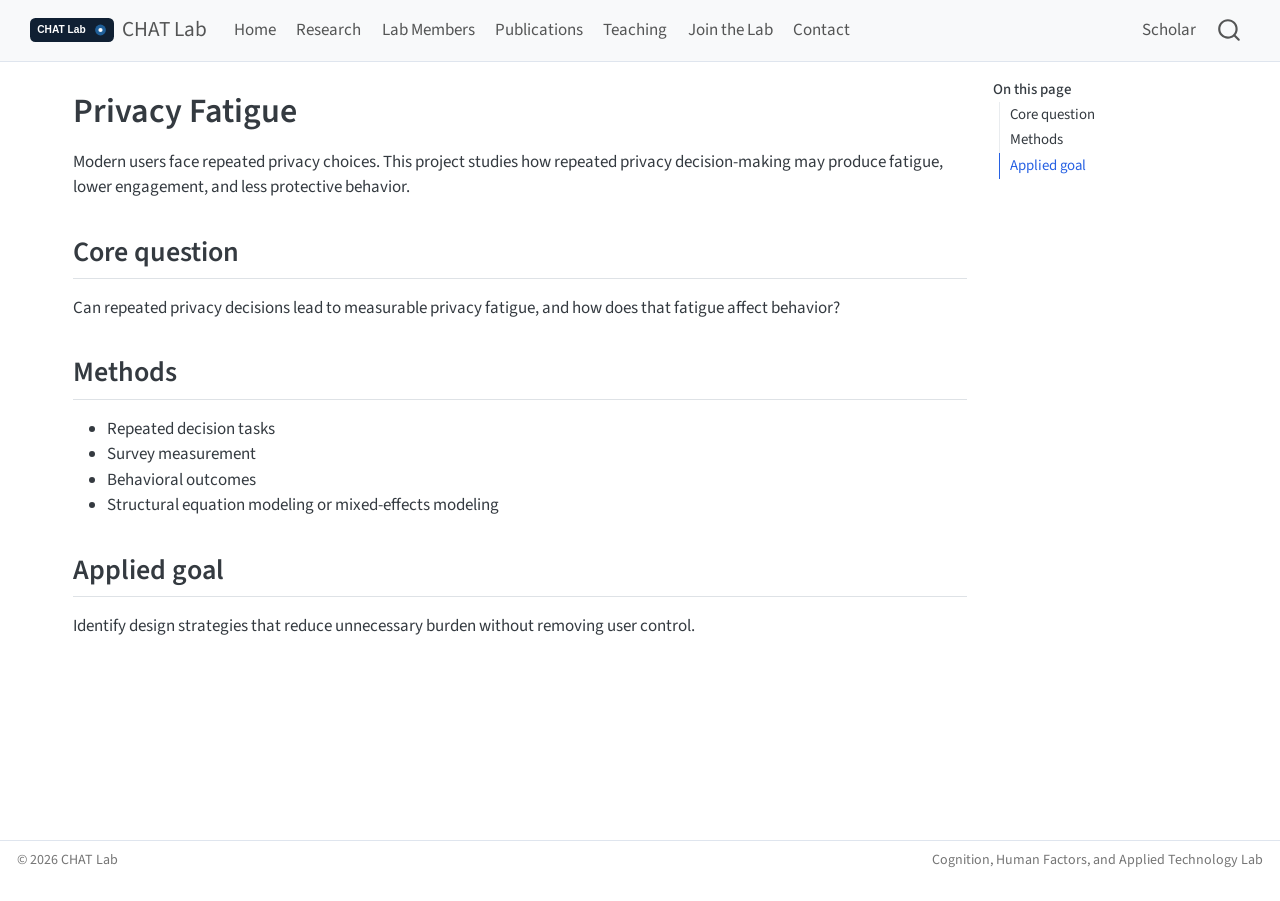
<file: docs/projects/privacy-fatigue.html>
<!DOCTYPE html>
<html xmlns="http://www.w3.org/1999/xhtml" lang="en" xml:lang="en"><head>

<meta charset="utf-8">
<meta name="generator" content="quarto-1.10.18">

<meta name="viewport" content="width=device-width, initial-scale=1.0, user-scalable=yes">


<title>Privacy Fatigue – CHAT Lab</title>
<style>
/* Default styles provided by pandoc.
** See https://pandoc.org/MANUAL.html#variables-for-html for config info.
*/
span.smallcaps{font-variant: small-caps;}
div.columns{display: flex; gap: 1.5em;}
div.column{flex: auto;}
@media screen {
div.columns{gap: min(4vw, 1.5em);}
div.column{overflow-x: auto;}
}
div.hanging-indent{margin-left: 1.5em; text-indent: -1.5em;}
ul.task-list{list-style: none;}
ul.task-list li input[type="checkbox"] {
  width: 0.8em;
  margin: 0 0.8em 0.2em -1em; /* quarto-specific, see https://github.com/quarto-dev/quarto-cli/issues/4556 */ 
  vertical-align: middle;
}
</style>


<script src="../site_libs/quarto-nav/quarto-nav.js"></script>
<script src="../site_libs/clipboard/clipboard.min.js"></script>
<script src="../site_libs/quarto-search/autocomplete.umd.js"></script>
<script src="../site_libs/quarto-search/fuse.min.js"></script>
<script src="../site_libs/quarto-search/quarto-search.js"></script>
<meta name="quarto:offset" content="../">
<script src="../site_libs/quarto-html/quarto.js" type="module"></script>
<script src="../site_libs/quarto-html/tabsets/tabsets.js" type="module"></script>
<script src="../site_libs/quarto-html/popper.min.js"></script>
<script src="../site_libs/quarto-html/tippy.umd.min.js"></script>
<script src="../site_libs/quarto-html/anchor.min.js"></script>
<link href="../site_libs/quarto-html/tippy.css" rel="stylesheet">
<link href="../site_libs/quarto-html/quarto-syntax-highlighting-64a204ab8560d761af7679ceaba22944.css" rel="stylesheet" id="quarto-text-highlighting-styles">
<script src="../site_libs/bootstrap/bootstrap.min.js"></script>
<link href="../site_libs/bootstrap/bootstrap-icons.css" rel="stylesheet">
<link href="../site_libs/bootstrap/bootstrap-445b8638c3d06994fee0907d791121c4.min.css" rel="stylesheet" append-hash="true" id="quarto-bootstrap" data-mode="light">
<script id="quarto-search-options" type="application/json">{
  "location": "navbar",
  "copy-button": false,
  "collapse-after": 3,
  "panel-placement": "end",
  "type": "overlay",
  "limit": 50,
  "keyboard-shortcut": [
    "f",
    "/",
    "s"
  ],
  "show-item-context": false,
  "language": {
    "search-no-results-text": "No results",
    "search-matching-documents-text": "matching documents",
    "search-copy-link-title": "Copy link to search",
    "search-hide-matches-text": "Hide additional matches",
    "search-more-match-text": "more match in this document",
    "search-more-matches-text": "more matches in this document",
    "search-clear-button-title": "Clear",
    "search-text-placeholder": "",
    "search-detached-cancel-button-title": "Cancel",
    "search-submit-button-title": "Submit",
    "search-label": "Search"
  }
}</script>
<style>html{ scroll-behavior: smooth; }</style>


<link rel="stylesheet" href="../styles.css">
</head>

<body class="nav-fixed quarto-light">

<div id="quarto-search-results"></div>
  <header id="quarto-header" class="headroom fixed-top">
    <nav class="navbar navbar-expand-lg " data-bs-theme="dark">
      <div class="navbar-container container-fluid">
      <div class="navbar-brand-container mx-auto">
    <a href="../index.html" class="navbar-brand navbar-brand-logo">
    <img src="../assets/chat-lab-logo-placeholder.svg" alt="" class="navbar-logo light-content">
    <img src="../assets/chat-lab-logo-placeholder.svg" alt="" class="navbar-logo dark-content">
    </a>
    <a class="navbar-brand" href="../index.html">
    <span class="navbar-title">CHAT Lab</span>
    </a>
  </div>
            <div id="quarto-search" class="" title="Search"></div>
          <button class="navbar-toggler" type="button" data-bs-toggle="collapse" data-bs-target="#navbarCollapse" aria-controls="navbarCollapse" role="menu" aria-expanded="false" aria-label="Toggle navigation" onclick="if (window.quartoToggleHeadroom) { window.quartoToggleHeadroom(); }">
  <span class="navbar-toggler-icon"></span>
</button>
          <div class="collapse navbar-collapse" id="navbarCollapse">
            <ul class="navbar-nav navbar-nav-scroll me-auto">
  <li class="nav-item">
    <a class="nav-link" href="../index.html"> 
<span class="menu-text">Home</span></a>
  </li>  
  <li class="nav-item">
    <a class="nav-link" href="../research.html"> 
<span class="menu-text">Research</span></a>
  </li>  
  <li class="nav-item">
    <a class="nav-link" href="../people.html"> 
<span class="menu-text">Lab Members</span></a>
  </li>  
  <li class="nav-item">
    <a class="nav-link" href="../publications.html"> 
<span class="menu-text">Publications</span></a>
  </li>  
  <li class="nav-item">
    <a class="nav-link" href="../teaching.html"> 
<span class="menu-text">Teaching</span></a>
  </li>  
  <li class="nav-item">
    <a class="nav-link" href="../joining.html"> 
<span class="menu-text">Join the Lab</span></a>
  </li>  
  <li class="nav-item">
    <a class="nav-link" href="../contact.html"> 
<span class="menu-text">Contact</span></a>
  </li>  
</ul>
            <ul class="navbar-nav navbar-nav-scroll ms-auto">
  <li class="nav-item">
    <a class="nav-link" href="https://scholar.google.com/citations?user=MouYe6sAAAAJ&amp;hl=en" target="_blank"> 
<span class="menu-text">Scholar</span></a>
  </li>  
</ul>
          </div> <!-- /navcollapse -->
            <div class="quarto-navbar-tools">
</div>
      </div> <!-- /container-fluid -->
    </nav>
</header>
<!-- content -->
<div id="quarto-content" class="quarto-container page-columns page-rows-contents page-layout-full page-navbar">
<!-- sidebar -->
<!-- margin-sidebar -->
    <div id="quarto-margin-sidebar" class="sidebar margin-sidebar">
        <nav id="TOC" role="doc-toc" class="toc-active">
    <h2 id="toc-title">On this page</h2>
   
  <ul>
  <li><a href="#core-question" id="toc-core-question" class="nav-link active" data-scroll-target="#core-question">Core question</a></li>
  <li><a href="#methods" id="toc-methods" class="nav-link" data-scroll-target="#methods">Methods</a></li>
  <li><a href="#applied-goal" id="toc-applied-goal" class="nav-link" data-scroll-target="#applied-goal">Applied goal</a></li>
  </ul>
</nav>
    </div>
<!-- main -->
<main class="content column-page-left" id="quarto-document-content">

<header id="title-block-header" class="quarto-title-block default">
<div class="quarto-title">
<h1 class="title">Privacy Fatigue</h1>
</div>



<div class="quarto-title-meta column-page-left">

    
  
    
  </div>
  


</header>


<p>Modern users face repeated privacy choices. This project studies how repeated privacy decision-making may produce fatigue, lower engagement, and less protective behavior.</p>
<section id="core-question" class="level2">
<h2 class="anchored" data-anchor-id="core-question">Core question</h2>
<p>Can repeated privacy decisions lead to measurable privacy fatigue, and how does that fatigue affect behavior?</p>
</section>
<section id="methods" class="level2">
<h2 class="anchored" data-anchor-id="methods">Methods</h2>
<ul>
<li>Repeated decision tasks</li>
<li>Survey measurement</li>
<li>Behavioral outcomes</li>
<li>Structural equation modeling or mixed-effects modeling</li>
</ul>
</section>
<section id="applied-goal" class="level2">
<h2 class="anchored" data-anchor-id="applied-goal">Applied goal</h2>
<p>Identify design strategies that reduce unnecessary burden without removing user control.</p>


</section>

</main> <!-- /main -->
<script id="quarto-html-after-body" type="application/javascript">
  window.document.addEventListener("DOMContentLoaded", function (event) {
    const icon = "";
    const anchorJS = new window.AnchorJS();
    anchorJS.options = {
      placement: 'right',
      icon: icon
    };
    anchorJS.add('.anchored');
    const isCodeAnnotation = (el) => {
      for (const clz of el.classList) {
        if (clz.startsWith('code-annotation-')) {                     
          return true;
        }
      }
      return false;
    }
    const onCopySuccess = function(e) {
      // button target
      const button = e.trigger;
      // don't keep focus
      button.blur();
      // flash "checked"
      button.classList.add('code-copy-button-checked');
      var currentTitle = button.getAttribute("title");
      button.setAttribute("title", "Copied!");
      let tooltip;
      if (window.bootstrap) {
        button.setAttribute("data-bs-toggle", "tooltip");
        button.setAttribute("data-bs-placement", "left");
        button.setAttribute("data-bs-title", "Copied!");
        tooltip = new bootstrap.Tooltip(button, 
          { trigger: "manual", 
            customClass: "code-copy-button-tooltip",
            offset: [0, -8]});
        tooltip.show();    
      }
      setTimeout(function() {
        if (tooltip) {
          tooltip.hide();
          button.removeAttribute("data-bs-title");
          button.removeAttribute("data-bs-toggle");
          button.removeAttribute("data-bs-placement");
        }
        button.setAttribute("title", currentTitle);
        button.classList.remove('code-copy-button-checked');
      }, 1000);
      // clear code selection
      e.clearSelection();
    }
    const getTextToCopy = function(trigger) {
      const outerScaffold = trigger.parentElement.cloneNode(true);
      const codeEl = outerScaffold.querySelector('code');
      for (const childEl of codeEl.children) {
        if (isCodeAnnotation(childEl)) {
          childEl.remove();
        }
      }
      return codeEl.innerText;
    }
    const clipboard = new window.ClipboardJS('.code-copy-button:not([data-in-quarto-modal])', {
      text: getTextToCopy
    });
    clipboard.on('success', onCopySuccess);
    if (window.document.getElementById('quarto-embedded-source-code-modal')) {
      const clipboardModal = new window.ClipboardJS('.code-copy-button[data-in-quarto-modal]', {
        text: getTextToCopy,
        container: window.document.getElementById('quarto-embedded-source-code-modal')
      });
      clipboardModal.on('success', onCopySuccess);
    }
      var localhostRegex = new RegExp(/^(?:http|https):\/\/localhost\:?[0-9]*\//);
      var mailtoRegex = new RegExp(/^mailto:/);
        var filterRegex = new RegExp("https:\/\/your-domain-here");
      var isInternal = (href) => {
          return filterRegex.test(href) || localhostRegex.test(href) || mailtoRegex.test(href);
      }
      // Inspect non-navigation links and adorn them if external
     var links = window.document.querySelectorAll('a[href]:not(.nav-link):not(.navbar-brand):not(.toc-action):not(.sidebar-link):not(.sidebar-item-toggle):not(.pagination-link):not(.no-external):not([aria-hidden]):not(.dropdown-item):not(.quarto-navigation-tool):not(.about-link)');
      for (var i=0; i<links.length; i++) {
        const link = links[i];
        if (!isInternal(link.href)) {
          // undo the damage that might have been done by quarto-nav.js in the case of
          // links that we want to consider external
          if (link.dataset.originalHref !== undefined) {
            link.href = link.dataset.originalHref;
          }
        }
      }
    function tippyHover(el, contentFn, onTriggerFn, onUntriggerFn) {
      const config = {
        allowHTML: true,
        maxWidth: 500,
        delay: 100,
        arrow: false,
        appendTo: function(el) {
            return el.parentElement;
        },
        interactive: true,
        interactiveBorder: 10,
        theme: 'quarto',
        placement: 'bottom-start',
      };
      if (contentFn) {
        config.content = contentFn;
      }
      if (onTriggerFn) {
        config.onTrigger = onTriggerFn;
      }
      if (onUntriggerFn) {
        config.onUntrigger = onUntriggerFn;
      }
      window.tippy(el, config); 
    }
    const noterefs = window.document.querySelectorAll('a[role="doc-noteref"]');
    for (var i=0; i<noterefs.length; i++) {
      const ref = noterefs[i];
      tippyHover(ref, function() {
        // use id or data attribute instead here
        let href = ref.getAttribute('data-footnote-href') || ref.getAttribute('href');
        try { href = new URL(href).hash; } catch {}
        const id = href.replace(/^#\/?/, "");
        const note = window.document.getElementById(id);
        if (note) {
          return note.innerHTML;
        } else {
          return "";
        }
      });
    }
    const xrefs = window.document.querySelectorAll('a.quarto-xref');
    const processXRef = (id, note) => {
      // Strip column container classes
      const stripColumnClz = (el) => {
        el.classList.remove("page-full", "page-columns");
        if (el.children) {
          for (const child of el.children) {
            stripColumnClz(child);
          }
        }
      }
      stripColumnClz(note)
      if (id === null || id.startsWith('sec-')) {
        // Special case sections, only their first couple elements
        const container = document.createElement("div");
        if (note.children && note.children.length > 2) {
          container.appendChild(note.children[0].cloneNode(true));
          for (let i = 1; i < note.children.length; i++) {
            const child = note.children[i];
            if (child.tagName === "P" && child.innerText === "") {
              continue;
            } else {
              container.appendChild(child.cloneNode(true));
              break;
            }
          }
          if (window.Quarto?.typesetMath) {
            window.Quarto.typesetMath(container);
          }
          return container.innerHTML
        } else {
          if (window.Quarto?.typesetMath) {
            window.Quarto.typesetMath(note);
          }
          return note.innerHTML;
        }
      } else {
        // Remove any anchor links if they are present
        const anchorLink = note.querySelector('a.anchorjs-link');
        if (anchorLink) {
          anchorLink.remove();
        }
        if (window.Quarto?.typesetMath) {
          window.Quarto.typesetMath(note);
        }
        if (note.classList.contains("callout")) {
          return note.outerHTML;
        } else {
          return note.innerHTML;
        }
      }
    }
    for (var i=0; i<xrefs.length; i++) {
      const xref = xrefs[i];
      tippyHover(xref, undefined, function(instance) {
        instance.disable();
        let url = xref.getAttribute('href');
        let hash = undefined; 
        if (url.startsWith('#')) {
          hash = url;
        } else {
          try { hash = new URL(url).hash; } catch {}
        }
        if (hash) {
          const id = hash.replace(/^#\/?/, "");
          const note = window.document.getElementById(id);
          if (note !== null) {
            try {
              const html = processXRef(id, note.cloneNode(true));
              instance.setContent(html);
            } finally {
              instance.enable();
              instance.show();
            }
          } else {
            // See if we can fetch this
            fetch(url.split('#')[0])
            .then(res => res.text())
            .then(html => {
              const parser = new DOMParser();
              const htmlDoc = parser.parseFromString(html, "text/html");
              const note = htmlDoc.getElementById(id);
              if (note !== null) {
                const html = processXRef(id, note);
                instance.setContent(html);
              } 
            }).finally(() => {
              instance.enable();
              instance.show();
            });
          }
        } else {
          // See if we can fetch a full url (with no hash to target)
          // This is a special case and we should probably do some content thinning / targeting
          fetch(url)
          .then(res => res.text())
          .then(html => {
            const parser = new DOMParser();
            const htmlDoc = parser.parseFromString(html, "text/html");
            const note = htmlDoc.querySelector('main.content');
            if (note !== null) {
              // This should only happen for chapter cross references
              // (since there is no id in the URL)
              // remove the first header
              if (note.children.length > 0 && note.children[0].tagName === "HEADER") {
                note.children[0].remove();
              }
              const html = processXRef(null, note);
              instance.setContent(html);
            } 
          }).finally(() => {
            instance.enable();
            instance.show();
          });
        }
      }, function(instance) {
      });
    }
        let selectedAnnoteEl;
        const selectorForAnnotation = ( cell, annotation) => {
          let cellAttr = 'data-code-cell="' + cell + '"';
          let lineAttr = 'data-code-annotation="' +  annotation + '"';
          const selector = 'span[' + cellAttr + '][' + lineAttr + ']';
          return selector;
        }
        const selectCodeLines = (annoteEl) => {
          const doc = window.document;
          const targetCell = annoteEl.getAttribute("data-target-cell");
          const targetAnnotation = annoteEl.getAttribute("data-target-annotation");
          const annoteSpan = window.document.querySelector(selectorForAnnotation(targetCell, targetAnnotation));
          const lines = annoteSpan.getAttribute("data-code-lines").split(",");
          const lineIds = lines.map((line) => {
            return targetCell + "-" + line;
          })
          let top = null;
          let height = null;
          let parent = null;
          if (lineIds.length > 0) {
              //compute the position of the single el (top and bottom and make a div)
              const el = window.document.getElementById(lineIds[0]);
              top = el.offsetTop;
              height = el.offsetHeight;
              parent = el.parentElement.parentElement;
            if (lineIds.length > 1) {
              const lastEl = window.document.getElementById(lineIds[lineIds.length - 1]);
              const bottom = lastEl.offsetTop + lastEl.offsetHeight;
              height = bottom - top;
            }
            if (top !== null && height !== null && parent !== null) {
              // cook up a div (if necessary) and position it 
              let div = window.document.getElementById("code-annotation-line-highlight");
              if (div === null) {
                div = window.document.createElement("div");
                div.setAttribute("id", "code-annotation-line-highlight");
                div.style.position = 'absolute';
                parent.appendChild(div);
              }
              div.style.top = top - 2 + "px";
              div.style.height = height + 4 + "px";
              div.style.left = 0;
              let gutterDiv = window.document.getElementById("code-annotation-line-highlight-gutter");
              if (gutterDiv === null) {
                gutterDiv = window.document.createElement("div");
                gutterDiv.setAttribute("id", "code-annotation-line-highlight-gutter");
                gutterDiv.style.position = 'absolute';
                const codeCell = window.document.getElementById(targetCell);
                const gutter = codeCell.querySelector('.code-annotation-gutter');
                gutter.appendChild(gutterDiv);
              }
              gutterDiv.style.top = top - 2 + "px";
              gutterDiv.style.height = height + 4 + "px";
            }
            selectedAnnoteEl = annoteEl;
          }
        };
        const unselectCodeLines = () => {
          const elementsIds = ["code-annotation-line-highlight", "code-annotation-line-highlight-gutter"];
          elementsIds.forEach((elId) => {
            const div = window.document.getElementById(elId);
            if (div) {
              div.remove();
            }
          });
          selectedAnnoteEl = undefined;
        };
          // Handle positioning of the toggle
      window.addEventListener(
        "resize",
        throttle(() => {
          elRect = undefined;
          if (selectedAnnoteEl) {
            selectCodeLines(selectedAnnoteEl);
          }
        }, 10)
      );
      function throttle(fn, ms) {
      let throttle = false;
      let timer;
        return (...args) => {
          if(!throttle) { // first call gets through
              fn.apply(this, args);
              throttle = true;
          } else { // all the others get throttled
              if(timer) clearTimeout(timer); // cancel #2
              timer = setTimeout(() => {
                fn.apply(this, args);
                timer = throttle = false;
              }, ms);
          }
        };
      }
        // Attach click handler to the DT
        const annoteDls = window.document.querySelectorAll('dt[data-target-cell]');
        for (const annoteDlNode of annoteDls) {
          annoteDlNode.addEventListener('click', (event) => {
            const clickedEl = event.target;
            if (clickedEl !== selectedAnnoteEl) {
              unselectCodeLines();
              const activeEl = window.document.querySelector('dt[data-target-cell].code-annotation-active');
              if (activeEl) {
                activeEl.classList.remove('code-annotation-active');
              }
              selectCodeLines(clickedEl);
              clickedEl.classList.add('code-annotation-active');
            } else {
              // Unselect the line
              unselectCodeLines();
              clickedEl.classList.remove('code-annotation-active');
            }
          });
        }
    const findCites = (el) => {
      const parentEl = el.parentElement;
      if (parentEl) {
        const cites = parentEl.dataset.cites;
        if (cites) {
          return {
            el,
            cites: cites.split(' ')
          };
        } else {
          return findCites(el.parentElement)
        }
      } else {
        return undefined;
      }
    };
    var bibliorefs = window.document.querySelectorAll('a[role="doc-biblioref"]');
    for (var i=0; i<bibliorefs.length; i++) {
      const ref = bibliorefs[i];
      const citeInfo = findCites(ref);
      if (citeInfo) {
        tippyHover(citeInfo.el, function() {
          var popup = window.document.createElement('div');
          citeInfo.cites.forEach(function(cite) {
            var citeDiv = window.document.createElement('div');
            citeDiv.classList.add('hanging-indent');
            citeDiv.classList.add('csl-entry');
            var biblioDiv = window.document.getElementById('ref-' + cite);
            if (biblioDiv) {
              citeDiv.innerHTML = biblioDiv.innerHTML;
            }
            popup.appendChild(citeDiv);
          });
          return popup.innerHTML;
        });
      }
    }
  });
  </script>
</div> <!-- /content -->
<footer class="footer">
  <div class="nav-footer">
    <div class="nav-footer-left">
<p>© 2026 CHAT Lab</p>
</div>   
    <div class="nav-footer-center">
      &nbsp;
    </div>
    <div class="nav-footer-right">
<p>Cognition, Human Factors, and Applied Technology Lab</p>
</div>
  </div>
</footer>




<script src="../site_libs/quarto-html/zenscroll-min.js"></script>
</body></html>
</file>
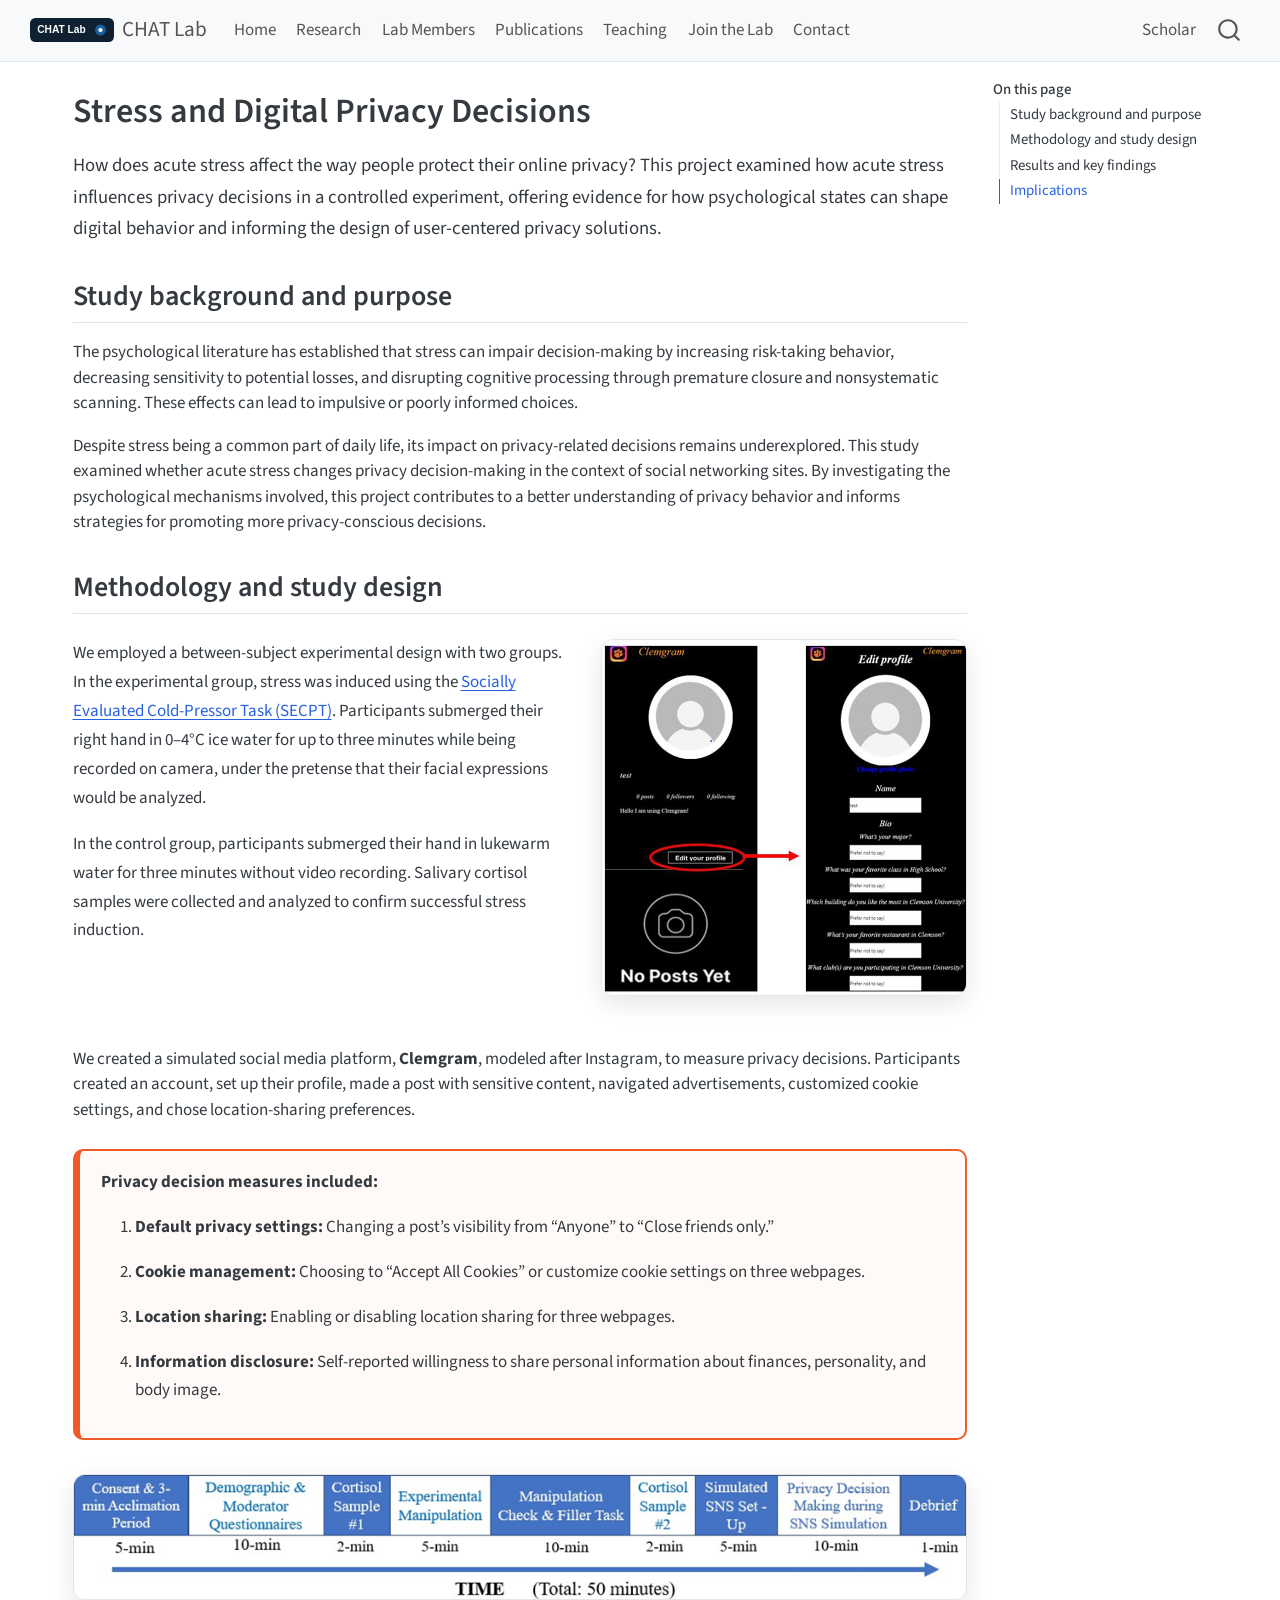
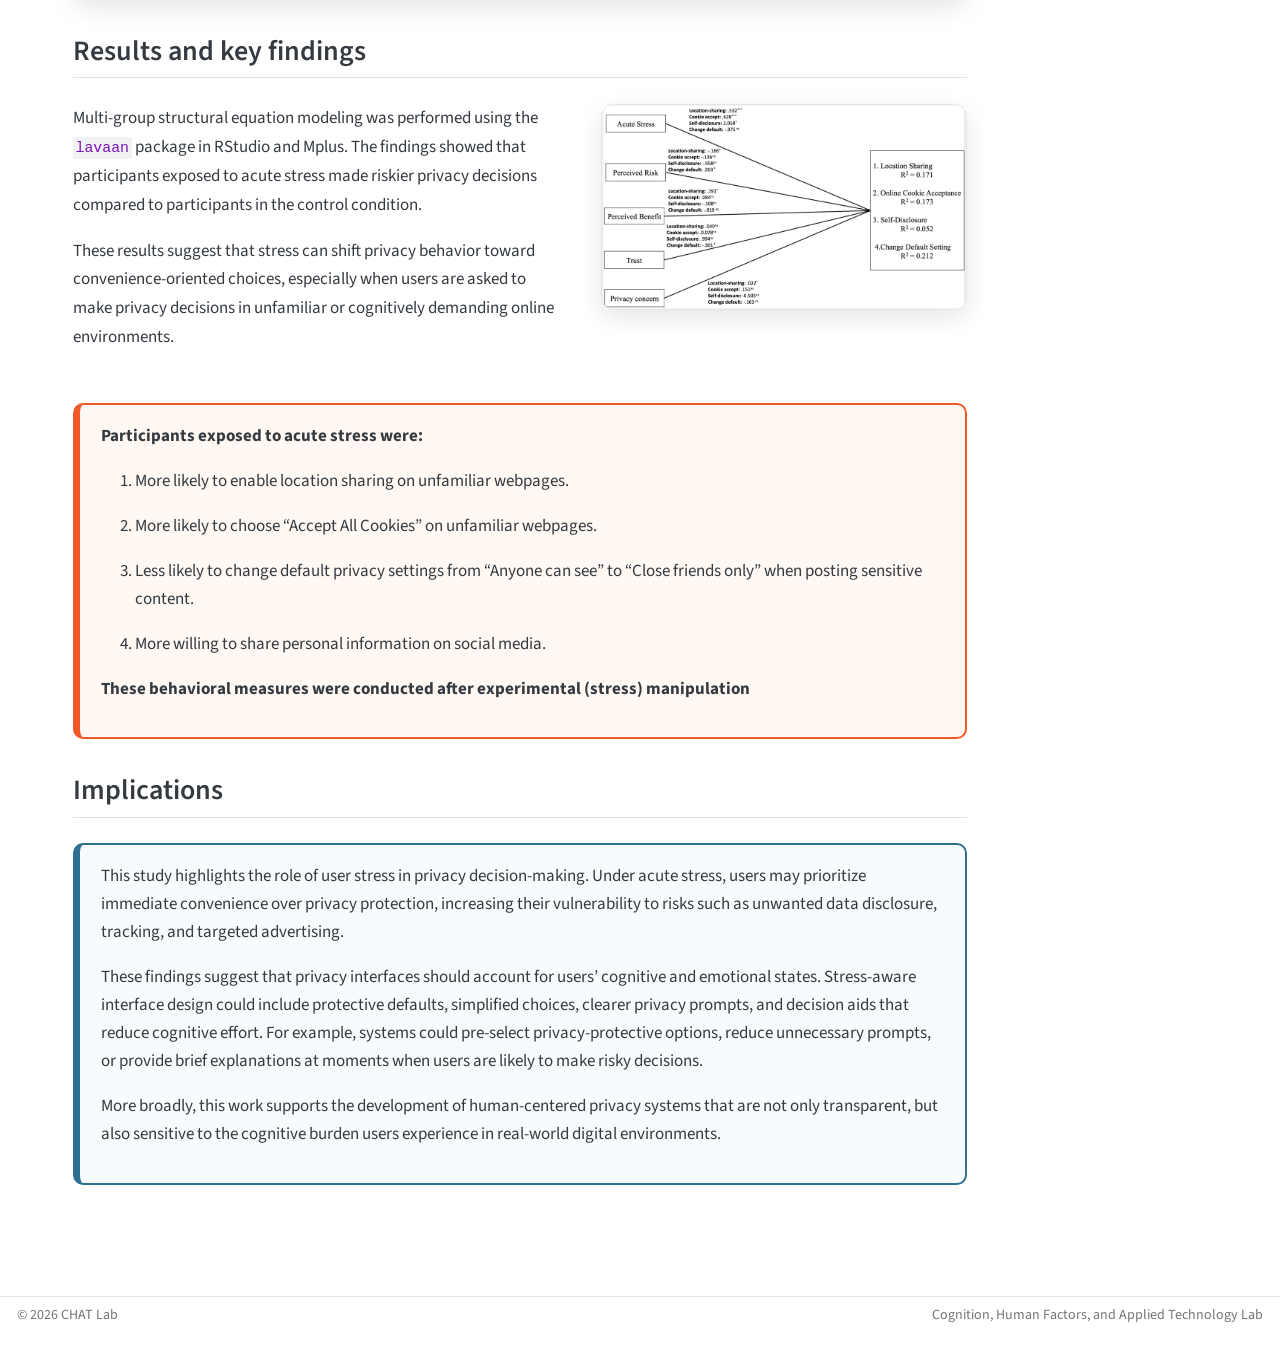
<file: docs/projects/stress-privacy.html>
<!DOCTYPE html>
<html xmlns="http://www.w3.org/1999/xhtml" lang="en" xml:lang="en"><head>

<meta charset="utf-8">
<meta name="generator" content="quarto-1.10.18">

<meta name="viewport" content="width=device-width, initial-scale=1.0, user-scalable=yes">


<title>Stress and Digital Privacy Decisions – CHAT Lab</title>
<style>
/* Default styles provided by pandoc.
** See https://pandoc.org/MANUAL.html#variables-for-html for config info.
*/
span.smallcaps{font-variant: small-caps;}
div.columns{display: flex; gap: 1.5em;}
div.column{flex: auto;}
@media screen {
div.columns{gap: min(4vw, 1.5em);}
div.column{overflow-x: auto;}
}
div.hanging-indent{margin-left: 1.5em; text-indent: -1.5em;}
ul.task-list{list-style: none;}
ul.task-list li input[type="checkbox"] {
  width: 0.8em;
  margin: 0 0.8em 0.2em -1em; /* quarto-specific, see https://github.com/quarto-dev/quarto-cli/issues/4556 */ 
  vertical-align: middle;
}
</style>


<script src="../site_libs/quarto-nav/quarto-nav.js"></script>
<script src="../site_libs/clipboard/clipboard.min.js"></script>
<script src="../site_libs/quarto-search/autocomplete.umd.js"></script>
<script src="../site_libs/quarto-search/fuse.min.js"></script>
<script src="../site_libs/quarto-search/quarto-search.js"></script>
<meta name="quarto:offset" content="../">
<script src="../site_libs/quarto-html/quarto.js" type="module"></script>
<script src="../site_libs/quarto-html/tabsets/tabsets.js" type="module"></script>
<script src="../site_libs/quarto-html/popper.min.js"></script>
<script src="../site_libs/quarto-html/tippy.umd.min.js"></script>
<script src="../site_libs/quarto-html/anchor.min.js"></script>
<link href="../site_libs/quarto-html/tippy.css" rel="stylesheet">
<link href="../site_libs/quarto-html/quarto-syntax-highlighting-64a204ab8560d761af7679ceaba22944.css" rel="stylesheet" id="quarto-text-highlighting-styles">
<script src="../site_libs/bootstrap/bootstrap.min.js"></script>
<link href="../site_libs/bootstrap/bootstrap-icons.css" rel="stylesheet">
<link href="../site_libs/bootstrap/bootstrap-445b8638c3d06994fee0907d791121c4.min.css" rel="stylesheet" append-hash="true" id="quarto-bootstrap" data-mode="light">
<script id="quarto-search-options" type="application/json">{
  "location": "navbar",
  "copy-button": false,
  "collapse-after": 3,
  "panel-placement": "end",
  "type": "overlay",
  "limit": 50,
  "keyboard-shortcut": [
    "f",
    "/",
    "s"
  ],
  "show-item-context": false,
  "language": {
    "search-no-results-text": "No results",
    "search-matching-documents-text": "matching documents",
    "search-copy-link-title": "Copy link to search",
    "search-hide-matches-text": "Hide additional matches",
    "search-more-match-text": "more match in this document",
    "search-more-matches-text": "more matches in this document",
    "search-clear-button-title": "Clear",
    "search-text-placeholder": "",
    "search-detached-cancel-button-title": "Cancel",
    "search-submit-button-title": "Submit",
    "search-label": "Search"
  }
}</script>
<style>html{ scroll-behavior: smooth; }</style>


<link rel="stylesheet" href="../styles.css">
</head>

<body class="nav-fixed quarto-light">

<div id="quarto-search-results"></div>
  <header id="quarto-header" class="headroom fixed-top">
    <nav class="navbar navbar-expand-lg " data-bs-theme="dark">
      <div class="navbar-container container-fluid">
      <div class="navbar-brand-container mx-auto">
    <a href="../index.html" class="navbar-brand navbar-brand-logo">
    <img src="../assets/chat-lab-logo-placeholder.svg" alt="" class="navbar-logo light-content">
    <img src="../assets/chat-lab-logo-placeholder.svg" alt="" class="navbar-logo dark-content">
    </a>
    <a class="navbar-brand" href="../index.html">
    <span class="navbar-title">CHAT Lab</span>
    </a>
  </div>
            <div id="quarto-search" class="" title="Search"></div>
          <button class="navbar-toggler" type="button" data-bs-toggle="collapse" data-bs-target="#navbarCollapse" aria-controls="navbarCollapse" role="menu" aria-expanded="false" aria-label="Toggle navigation" onclick="if (window.quartoToggleHeadroom) { window.quartoToggleHeadroom(); }">
  <span class="navbar-toggler-icon"></span>
</button>
          <div class="collapse navbar-collapse" id="navbarCollapse">
            <ul class="navbar-nav navbar-nav-scroll me-auto">
  <li class="nav-item">
    <a class="nav-link" href="../index.html"> 
<span class="menu-text">Home</span></a>
  </li>  
  <li class="nav-item">
    <a class="nav-link" href="../research.html"> 
<span class="menu-text">Research</span></a>
  </li>  
  <li class="nav-item">
    <a class="nav-link" href="../people.html"> 
<span class="menu-text">Lab Members</span></a>
  </li>  
  <li class="nav-item">
    <a class="nav-link" href="../publications.html"> 
<span class="menu-text">Publications</span></a>
  </li>  
  <li class="nav-item">
    <a class="nav-link" href="../teaching.html"> 
<span class="menu-text">Teaching</span></a>
  </li>  
  <li class="nav-item">
    <a class="nav-link" href="../joining.html"> 
<span class="menu-text">Join the Lab</span></a>
  </li>  
  <li class="nav-item">
    <a class="nav-link" href="../contact.html"> 
<span class="menu-text">Contact</span></a>
  </li>  
</ul>
            <ul class="navbar-nav navbar-nav-scroll ms-auto">
  <li class="nav-item">
    <a class="nav-link" href="https://scholar.google.com/citations?user=MouYe6sAAAAJ&amp;hl=en" target="_blank"> 
<span class="menu-text">Scholar</span></a>
  </li>  
</ul>
          </div> <!-- /navcollapse -->
            <div class="quarto-navbar-tools">
</div>
      </div> <!-- /container-fluid -->
    </nav>
</header>
<!-- content -->
<div id="quarto-content" class="quarto-container page-columns page-rows-contents page-layout-full page-navbar">
<!-- sidebar -->
<!-- margin-sidebar -->
    <div id="quarto-margin-sidebar" class="sidebar margin-sidebar">
        <nav id="TOC" role="doc-toc" class="toc-active">
    <h2 id="toc-title">On this page</h2>
   
  <ul>
  <li><a href="#study-background-and-purpose" id="toc-study-background-and-purpose" class="nav-link active" data-scroll-target="#study-background-and-purpose">Study background and purpose</a></li>
  <li><a href="#methodology-and-study-design" id="toc-methodology-and-study-design" class="nav-link" data-scroll-target="#methodology-and-study-design">Methodology and study design</a></li>
  <li><a href="#results-and-key-findings" id="toc-results-and-key-findings" class="nav-link" data-scroll-target="#results-and-key-findings">Results and key findings</a></li>
  <li><a href="#implications" id="toc-implications" class="nav-link" data-scroll-target="#implications">Implications</a></li>
  </ul>
</nav>
    </div>
<!-- main -->
<main class="content column-page-left" id="quarto-document-content">

<header id="title-block-header" class="quarto-title-block default">
<div class="quarto-title">
<h1 class="title">Stress and Digital Privacy Decisions</h1>
</div>



<div class="quarto-title-meta column-page-left">

    
  
    
  </div>
  


</header>


<div class="project-summary">
<p>How does acute stress affect the way people protect their online privacy? This project examined how acute stress influences privacy decisions in a controlled experiment, offering evidence for how psychological states can shape digital behavior and informing the design of user-centered privacy solutions.</p>
</div>
<section id="study-background-and-purpose" class="level2">
<h2 class="anchored" data-anchor-id="study-background-and-purpose">Study background and purpose</h2>
<p>The psychological literature has established that stress can impair decision-making by increasing risk-taking behavior, decreasing sensitivity to potential losses, and disrupting cognitive processing through premature closure and nonsystematic scanning. These effects can lead to impulsive or poorly informed choices.</p>
<p>Despite stress being a common part of daily life, its impact on privacy-related decisions remains underexplored. This study examined whether acute stress changes privacy decision-making in the context of social networking sites. By investigating the psychological mechanisms involved, this project contributes to a better understanding of privacy behavior and informs strategies for promoting more privacy-conscious decisions.</p>
</section>
<section id="methodology-and-study-design" class="level2">
<h2 class="anchored" data-anchor-id="methodology-and-study-design">Methodology and study design</h2>
<div class="project-two-col">
<div class="project-text">
<p>We employed a between-subject experimental design with two groups. In the experimental group, stress was induced using the <a href="https://doi.org/10.1016/j.psyneuen.2018.03.010">Socially Evaluated Cold-Pressor Task (SECPT)</a>. Participants submerged their right hand in 0–4°C ice water for up to three minutes while being recorded on camera, under the pretense that their facial expressions would be analyzed.</p>
<p>In the control group, participants submerged their hand in lukewarm water for three minutes without video recording. Salivary cortisol samples were collected and analyzed to confirm successful stress induction.</p>
</div>
<div class="project-side-image">
<p><img src="../image/Clemgram.png" class="project-figure img-fluid"></p>
</div>
</div>
<p>We created a simulated social media platform, <strong>Clemgram</strong>, modeled after Instagram, to measure privacy decisions. Participants created an account, set up their profile, made a post with sensitive content, navigated advertisements, customized cookie settings, and chose location-sharing preferences.</p>
<div class="measure-box">
<p><strong>Privacy decision measures included:</strong></p>
<ol type="1">
<li><p><strong>Default privacy settings:</strong> Changing a post’s visibility from “Anyone” to “Close friends only.”</p></li>
<li><p><strong>Cookie management:</strong> Choosing to “Accept All Cookies” or customize cookie settings on three webpages.</p></li>
<li><p><strong>Location sharing:</strong> Enabling or disabling location sharing for three webpages.</p></li>
<li><p><strong>Information disclosure:</strong> Self-reported willingness to share personal information about finances, personality, and body image.</p></li>
</ol>
</div>
<p><img src="../image/Procedure.png" class="project-full-figure img-fluid"></p>
</section>
<section id="results-and-key-findings" class="level2">
<h2 class="anchored" data-anchor-id="results-and-key-findings">Results and key findings</h2>
<div class="project-two-col">
<div class="project-text">
<p>Multi-group structural equation modeling was performed using the <code>lavaan</code> package in RStudio and Mplus. The findings showed that participants exposed to acute stress made riskier privacy decisions compared to participants in the control condition.</p>
<p>These results suggest that stress can shift privacy behavior toward convenience-oriented choices, especially when users are asked to make privacy decisions in unfamiliar or cognitively demanding online environments.</p>
</div>
<div class="project-side-image">
<p><img src="../image/SEM.png" class="project-figure img-fluid"></p>
</div>
</div>
<div class="findings-box">
<p><strong>Participants exposed to acute stress were:</strong></p>
<ol type="1">
<li><p>More likely to enable location sharing on unfamiliar webpages.</p></li>
<li><p>More likely to choose “Accept All Cookies” on unfamiliar webpages.</p></li>
<li><p>Less likely to change default privacy settings from “Anyone can see” to “Close friends only” when posting sensitive content.</p></li>
<li><p>More willing to share personal information on social media.</p></li>
</ol>
<p><strong>These behavioral measures were conducted after experimental (stress) manipulation</strong></p>
</div>
</section>
<section id="implications" class="level2">
<h2 class="anchored" data-anchor-id="implications">Implications</h2>
<div class="implications-box">
<p>This study highlights the role of user stress in privacy decision-making. Under acute stress, users may prioritize immediate convenience over privacy protection, increasing their vulnerability to risks such as unwanted data disclosure, tracking, and targeted advertising.</p>
<p>These findings suggest that privacy interfaces should account for users’ cognitive and emotional states. Stress-aware interface design could include protective defaults, simplified choices, clearer privacy prompts, and decision aids that reduce cognitive effort. For example, systems could pre-select privacy-protective options, reduce unnecessary prompts, or provide brief explanations at moments when users are likely to make risky decisions.</p>
<p>More broadly, this work supports the development of human-centered privacy systems that are not only transparent, but also sensitive to the cognitive burden users experience in real-world digital environments.</p>
</div>


</section>

</main> <!-- /main -->
<script id="quarto-html-after-body" type="application/javascript">
  window.document.addEventListener("DOMContentLoaded", function (event) {
    const icon = "";
    const anchorJS = new window.AnchorJS();
    anchorJS.options = {
      placement: 'right',
      icon: icon
    };
    anchorJS.add('.anchored');
    const isCodeAnnotation = (el) => {
      for (const clz of el.classList) {
        if (clz.startsWith('code-annotation-')) {                     
          return true;
        }
      }
      return false;
    }
    const onCopySuccess = function(e) {
      // button target
      const button = e.trigger;
      // don't keep focus
      button.blur();
      // flash "checked"
      button.classList.add('code-copy-button-checked');
      var currentTitle = button.getAttribute("title");
      button.setAttribute("title", "Copied!");
      let tooltip;
      if (window.bootstrap) {
        button.setAttribute("data-bs-toggle", "tooltip");
        button.setAttribute("data-bs-placement", "left");
        button.setAttribute("data-bs-title", "Copied!");
        tooltip = new bootstrap.Tooltip(button, 
          { trigger: "manual", 
            customClass: "code-copy-button-tooltip",
            offset: [0, -8]});
        tooltip.show();    
      }
      setTimeout(function() {
        if (tooltip) {
          tooltip.hide();
          button.removeAttribute("data-bs-title");
          button.removeAttribute("data-bs-toggle");
          button.removeAttribute("data-bs-placement");
        }
        button.setAttribute("title", currentTitle);
        button.classList.remove('code-copy-button-checked');
      }, 1000);
      // clear code selection
      e.clearSelection();
    }
    const getTextToCopy = function(trigger) {
      const outerScaffold = trigger.parentElement.cloneNode(true);
      const codeEl = outerScaffold.querySelector('code');
      for (const childEl of codeEl.children) {
        if (isCodeAnnotation(childEl)) {
          childEl.remove();
        }
      }
      return codeEl.innerText;
    }
    const clipboard = new window.ClipboardJS('.code-copy-button:not([data-in-quarto-modal])', {
      text: getTextToCopy
    });
    clipboard.on('success', onCopySuccess);
    if (window.document.getElementById('quarto-embedded-source-code-modal')) {
      const clipboardModal = new window.ClipboardJS('.code-copy-button[data-in-quarto-modal]', {
        text: getTextToCopy,
        container: window.document.getElementById('quarto-embedded-source-code-modal')
      });
      clipboardModal.on('success', onCopySuccess);
    }
      var localhostRegex = new RegExp(/^(?:http|https):\/\/localhost\:?[0-9]*\//);
      var mailtoRegex = new RegExp(/^mailto:/);
        var filterRegex = new RegExp("https:\/\/your-domain-here");
      var isInternal = (href) => {
          return filterRegex.test(href) || localhostRegex.test(href) || mailtoRegex.test(href);
      }
      // Inspect non-navigation links and adorn them if external
     var links = window.document.querySelectorAll('a[href]:not(.nav-link):not(.navbar-brand):not(.toc-action):not(.sidebar-link):not(.sidebar-item-toggle):not(.pagination-link):not(.no-external):not([aria-hidden]):not(.dropdown-item):not(.quarto-navigation-tool):not(.about-link)');
      for (var i=0; i<links.length; i++) {
        const link = links[i];
        if (!isInternal(link.href)) {
          // undo the damage that might have been done by quarto-nav.js in the case of
          // links that we want to consider external
          if (link.dataset.originalHref !== undefined) {
            link.href = link.dataset.originalHref;
          }
        }
      }
    function tippyHover(el, contentFn, onTriggerFn, onUntriggerFn) {
      const config = {
        allowHTML: true,
        maxWidth: 500,
        delay: 100,
        arrow: false,
        appendTo: function(el) {
            return el.parentElement;
        },
        interactive: true,
        interactiveBorder: 10,
        theme: 'quarto',
        placement: 'bottom-start',
      };
      if (contentFn) {
        config.content = contentFn;
      }
      if (onTriggerFn) {
        config.onTrigger = onTriggerFn;
      }
      if (onUntriggerFn) {
        config.onUntrigger = onUntriggerFn;
      }
      window.tippy(el, config); 
    }
    const noterefs = window.document.querySelectorAll('a[role="doc-noteref"]');
    for (var i=0; i<noterefs.length; i++) {
      const ref = noterefs[i];
      tippyHover(ref, function() {
        // use id or data attribute instead here
        let href = ref.getAttribute('data-footnote-href') || ref.getAttribute('href');
        try { href = new URL(href).hash; } catch {}
        const id = href.replace(/^#\/?/, "");
        const note = window.document.getElementById(id);
        if (note) {
          return note.innerHTML;
        } else {
          return "";
        }
      });
    }
    const xrefs = window.document.querySelectorAll('a.quarto-xref');
    const processXRef = (id, note) => {
      // Strip column container classes
      const stripColumnClz = (el) => {
        el.classList.remove("page-full", "page-columns");
        if (el.children) {
          for (const child of el.children) {
            stripColumnClz(child);
          }
        }
      }
      stripColumnClz(note)
      if (id === null || id.startsWith('sec-')) {
        // Special case sections, only their first couple elements
        const container = document.createElement("div");
        if (note.children && note.children.length > 2) {
          container.appendChild(note.children[0].cloneNode(true));
          for (let i = 1; i < note.children.length; i++) {
            const child = note.children[i];
            if (child.tagName === "P" && child.innerText === "") {
              continue;
            } else {
              container.appendChild(child.cloneNode(true));
              break;
            }
          }
          if (window.Quarto?.typesetMath) {
            window.Quarto.typesetMath(container);
          }
          return container.innerHTML
        } else {
          if (window.Quarto?.typesetMath) {
            window.Quarto.typesetMath(note);
          }
          return note.innerHTML;
        }
      } else {
        // Remove any anchor links if they are present
        const anchorLink = note.querySelector('a.anchorjs-link');
        if (anchorLink) {
          anchorLink.remove();
        }
        if (window.Quarto?.typesetMath) {
          window.Quarto.typesetMath(note);
        }
        if (note.classList.contains("callout")) {
          return note.outerHTML;
        } else {
          return note.innerHTML;
        }
      }
    }
    for (var i=0; i<xrefs.length; i++) {
      const xref = xrefs[i];
      tippyHover(xref, undefined, function(instance) {
        instance.disable();
        let url = xref.getAttribute('href');
        let hash = undefined; 
        if (url.startsWith('#')) {
          hash = url;
        } else {
          try { hash = new URL(url).hash; } catch {}
        }
        if (hash) {
          const id = hash.replace(/^#\/?/, "");
          const note = window.document.getElementById(id);
          if (note !== null) {
            try {
              const html = processXRef(id, note.cloneNode(true));
              instance.setContent(html);
            } finally {
              instance.enable();
              instance.show();
            }
          } else {
            // See if we can fetch this
            fetch(url.split('#')[0])
            .then(res => res.text())
            .then(html => {
              const parser = new DOMParser();
              const htmlDoc = parser.parseFromString(html, "text/html");
              const note = htmlDoc.getElementById(id);
              if (note !== null) {
                const html = processXRef(id, note);
                instance.setContent(html);
              } 
            }).finally(() => {
              instance.enable();
              instance.show();
            });
          }
        } else {
          // See if we can fetch a full url (with no hash to target)
          // This is a special case and we should probably do some content thinning / targeting
          fetch(url)
          .then(res => res.text())
          .then(html => {
            const parser = new DOMParser();
            const htmlDoc = parser.parseFromString(html, "text/html");
            const note = htmlDoc.querySelector('main.content');
            if (note !== null) {
              // This should only happen for chapter cross references
              // (since there is no id in the URL)
              // remove the first header
              if (note.children.length > 0 && note.children[0].tagName === "HEADER") {
                note.children[0].remove();
              }
              const html = processXRef(null, note);
              instance.setContent(html);
            } 
          }).finally(() => {
            instance.enable();
            instance.show();
          });
        }
      }, function(instance) {
      });
    }
        let selectedAnnoteEl;
        const selectorForAnnotation = ( cell, annotation) => {
          let cellAttr = 'data-code-cell="' + cell + '"';
          let lineAttr = 'data-code-annotation="' +  annotation + '"';
          const selector = 'span[' + cellAttr + '][' + lineAttr + ']';
          return selector;
        }
        const selectCodeLines = (annoteEl) => {
          const doc = window.document;
          const targetCell = annoteEl.getAttribute("data-target-cell");
          const targetAnnotation = annoteEl.getAttribute("data-target-annotation");
          const annoteSpan = window.document.querySelector(selectorForAnnotation(targetCell, targetAnnotation));
          const lines = annoteSpan.getAttribute("data-code-lines").split(",");
          const lineIds = lines.map((line) => {
            return targetCell + "-" + line;
          })
          let top = null;
          let height = null;
          let parent = null;
          if (lineIds.length > 0) {
              //compute the position of the single el (top and bottom and make a div)
              const el = window.document.getElementById(lineIds[0]);
              top = el.offsetTop;
              height = el.offsetHeight;
              parent = el.parentElement.parentElement;
            if (lineIds.length > 1) {
              const lastEl = window.document.getElementById(lineIds[lineIds.length - 1]);
              const bottom = lastEl.offsetTop + lastEl.offsetHeight;
              height = bottom - top;
            }
            if (top !== null && height !== null && parent !== null) {
              // cook up a div (if necessary) and position it 
              let div = window.document.getElementById("code-annotation-line-highlight");
              if (div === null) {
                div = window.document.createElement("div");
                div.setAttribute("id", "code-annotation-line-highlight");
                div.style.position = 'absolute';
                parent.appendChild(div);
              }
              div.style.top = top - 2 + "px";
              div.style.height = height + 4 + "px";
              div.style.left = 0;
              let gutterDiv = window.document.getElementById("code-annotation-line-highlight-gutter");
              if (gutterDiv === null) {
                gutterDiv = window.document.createElement("div");
                gutterDiv.setAttribute("id", "code-annotation-line-highlight-gutter");
                gutterDiv.style.position = 'absolute';
                const codeCell = window.document.getElementById(targetCell);
                const gutter = codeCell.querySelector('.code-annotation-gutter');
                gutter.appendChild(gutterDiv);
              }
              gutterDiv.style.top = top - 2 + "px";
              gutterDiv.style.height = height + 4 + "px";
            }
            selectedAnnoteEl = annoteEl;
          }
        };
        const unselectCodeLines = () => {
          const elementsIds = ["code-annotation-line-highlight", "code-annotation-line-highlight-gutter"];
          elementsIds.forEach((elId) => {
            const div = window.document.getElementById(elId);
            if (div) {
              div.remove();
            }
          });
          selectedAnnoteEl = undefined;
        };
          // Handle positioning of the toggle
      window.addEventListener(
        "resize",
        throttle(() => {
          elRect = undefined;
          if (selectedAnnoteEl) {
            selectCodeLines(selectedAnnoteEl);
          }
        }, 10)
      );
      function throttle(fn, ms) {
      let throttle = false;
      let timer;
        return (...args) => {
          if(!throttle) { // first call gets through
              fn.apply(this, args);
              throttle = true;
          } else { // all the others get throttled
              if(timer) clearTimeout(timer); // cancel #2
              timer = setTimeout(() => {
                fn.apply(this, args);
                timer = throttle = false;
              }, ms);
          }
        };
      }
        // Attach click handler to the DT
        const annoteDls = window.document.querySelectorAll('dt[data-target-cell]');
        for (const annoteDlNode of annoteDls) {
          annoteDlNode.addEventListener('click', (event) => {
            const clickedEl = event.target;
            if (clickedEl !== selectedAnnoteEl) {
              unselectCodeLines();
              const activeEl = window.document.querySelector('dt[data-target-cell].code-annotation-active');
              if (activeEl) {
                activeEl.classList.remove('code-annotation-active');
              }
              selectCodeLines(clickedEl);
              clickedEl.classList.add('code-annotation-active');
            } else {
              // Unselect the line
              unselectCodeLines();
              clickedEl.classList.remove('code-annotation-active');
            }
          });
        }
    const findCites = (el) => {
      const parentEl = el.parentElement;
      if (parentEl) {
        const cites = parentEl.dataset.cites;
        if (cites) {
          return {
            el,
            cites: cites.split(' ')
          };
        } else {
          return findCites(el.parentElement)
        }
      } else {
        return undefined;
      }
    };
    var bibliorefs = window.document.querySelectorAll('a[role="doc-biblioref"]');
    for (var i=0; i<bibliorefs.length; i++) {
      const ref = bibliorefs[i];
      const citeInfo = findCites(ref);
      if (citeInfo) {
        tippyHover(citeInfo.el, function() {
          var popup = window.document.createElement('div');
          citeInfo.cites.forEach(function(cite) {
            var citeDiv = window.document.createElement('div');
            citeDiv.classList.add('hanging-indent');
            citeDiv.classList.add('csl-entry');
            var biblioDiv = window.document.getElementById('ref-' + cite);
            if (biblioDiv) {
              citeDiv.innerHTML = biblioDiv.innerHTML;
            }
            popup.appendChild(citeDiv);
          });
          return popup.innerHTML;
        });
      }
    }
  });
  </script>
</div> <!-- /content -->
<footer class="footer">
  <div class="nav-footer">
    <div class="nav-footer-left">
<p>© 2026 CHAT Lab</p>
</div>   
    <div class="nav-footer-center">
      &nbsp;
    </div>
    <div class="nav-footer-right">
<p>Cognition, Human Factors, and Applied Technology Lab</p>
</div>
  </div>
</footer>




<script src="../site_libs/quarto-html/zenscroll-min.js"></script>
</body></html>
</file>
<file: docs/site_libs/quarto-html/tippy.css>
.tippy-box[data-animation=fade][data-state=hidden]{opacity:0}[data-tippy-root]{max-width:calc(100vw - 10px)}.tippy-box{position:relative;background-color:#333;color:#fff;border-radius:4px;font-size:14px;line-height:1.4;white-space:normal;outline:0;transition-property:transform,visibility,opacity}.tippy-box[data-placement^=top]>.tippy-arrow{bottom:0}.tippy-box[data-placement^=top]>.tippy-arrow:before{bottom:-7px;left:0;border-width:8px 8px 0;border-top-color:initial;transform-origin:center top}.tippy-box[data-placement^=bottom]>.tippy-arrow{top:0}.tippy-box[data-placement^=bottom]>.tippy-arrow:before{top:-7px;left:0;border-width:0 8px 8px;border-bottom-color:initial;transform-origin:center bottom}.tippy-box[data-placement^=left]>.tippy-arrow{right:0}.tippy-box[data-placement^=left]>.tippy-arrow:before{border-width:8px 0 8px 8px;border-left-color:initial;right:-7px;transform-origin:center left}.tippy-box[data-placement^=right]>.tippy-arrow{left:0}.tippy-box[data-placement^=right]>.tippy-arrow:before{left:-7px;border-width:8px 8px 8px 0;border-right-color:initial;transform-origin:center right}.tippy-box[data-inertia][data-state=visible]{transition-timing-function:cubic-bezier(.54,1.5,.38,1.11)}.tippy-arrow{width:16px;height:16px;color:#333}.tippy-arrow:before{content:"";position:absolute;border-color:transparent;border-style:solid}.tippy-content{position:relative;padding:5px 9px;z-index:1}
</file>
<file: docs/site_libs/quarto-html/quarto-syntax-highlighting-64a204ab8560d761af7679ceaba22944.css>
/* quarto syntax highlight colors */
:root {
  --quarto-hl-ot-color: #003B4F;
  --quarto-hl-at-color: #657422;
  --quarto-hl-ss-color: #20794D;
  --quarto-hl-an-color: #5E5E5E;
  --quarto-hl-fu-color: #4758AB;
  --quarto-hl-st-color: #20794D;
  --quarto-hl-cf-color: #003B4F;
  --quarto-hl-op-color: #5E5E5E;
  --quarto-hl-er-color: #AD0000;
  --quarto-hl-bn-color: #AD0000;
  --quarto-hl-al-color: #AD0000;
  --quarto-hl-va-color: #111111;
  --quarto-hl-bu-color: inherit;
  --quarto-hl-ex-color: inherit;
  --quarto-hl-pp-color: #AD0000;
  --quarto-hl-in-color: #5E5E5E;
  --quarto-hl-vs-color: #20794D;
  --quarto-hl-wa-color: #5E5E5E;
  --quarto-hl-do-color: #5E5E5E;
  --quarto-hl-im-color: #00769E;
  --quarto-hl-ch-color: #20794D;
  --quarto-hl-dt-color: #AD0000;
  --quarto-hl-fl-color: #AD0000;
  --quarto-hl-co-color: #5E5E5E;
  --quarto-hl-cv-color: #5E5E5E;
  --quarto-hl-cn-color: #8f5902;
  --quarto-hl-sc-color: #5E5E5E;
  --quarto-hl-dv-color: #AD0000;
  --quarto-hl-kw-color: #003B4F;
}

/* other quarto variables */
:root {
  --quarto-font-monospace: SFMono-Regular, Menlo, Monaco, Consolas, "Liberation Mono", "Courier New", monospace;
}

/* syntax highlight based on Pandoc's rules */
pre > code.sourceCode > span {
  color: #003B4F;
}

code.sourceCode > span {
  color: #003B4F;
}

div.sourceCode,
div.sourceCode pre.sourceCode {
  color: #003B4F;
}

/* Normal */
code span {
  color: #003B4F;
}

/* Alert */
code span.al {
  color: #AD0000;
  font-style: inherit;
}

/* Annotation */
code span.an {
  color: #5E5E5E;
  font-style: inherit;
}

/* Attribute */
code span.at {
  color: #657422;
  font-style: inherit;
}

/* BaseN */
code span.bn {
  color: #AD0000;
  font-style: inherit;
}

/* BuiltIn */
code span.bu {
  font-style: inherit;
}

/* ControlFlow */
code span.cf {
  color: #003B4F;
  font-weight: bold;
  font-style: inherit;
}

/* Char */
code span.ch {
  color: #20794D;
  font-style: inherit;
}

/* Constant */
code span.cn {
  color: #8f5902;
  font-style: inherit;
}

/* Comment */
code span.co {
  color: #5E5E5E;
  font-style: inherit;
}

/* CommentVar */
code span.cv {
  color: #5E5E5E;
  font-style: italic;
}

/* Documentation */
code span.do {
  color: #5E5E5E;
  font-style: italic;
}

/* DataType */
code span.dt {
  color: #AD0000;
  font-style: inherit;
}

/* DecVal */
code span.dv {
  color: #AD0000;
  font-style: inherit;
}

/* Error */
code span.er {
  color: #AD0000;
  font-style: inherit;
}

/* Extension */
code span.ex {
  font-style: inherit;
}

/* Float */
code span.fl {
  color: #AD0000;
  font-style: inherit;
}

/* Function */
code span.fu {
  color: #4758AB;
  font-style: inherit;
}

/* Import */
code span.im {
  color: #00769E;
  font-style: inherit;
}

/* Information */
code span.in {
  color: #5E5E5E;
  font-style: inherit;
}

/* Keyword */
code span.kw {
  color: #003B4F;
  font-weight: bold;
  font-style: inherit;
}

/* Operator */
code span.op {
  color: #5E5E5E;
  font-style: inherit;
}

/* Other */
code span.ot {
  color: #003B4F;
  font-style: inherit;
}

/* Preprocessor */
code span.pp {
  color: #AD0000;
  font-style: inherit;
}

/* SpecialChar */
code span.sc {
  color: #5E5E5E;
  font-style: inherit;
}

/* SpecialString */
code span.ss {
  color: #20794D;
  font-style: inherit;
}

/* String */
code span.st {
  color: #20794D;
  font-style: inherit;
}

/* Variable */
code span.va {
  color: #111111;
  font-style: inherit;
}

/* VerbatimString */
code span.vs {
  color: #20794D;
  font-style: inherit;
}

/* Warning */
code span.wa {
  color: #5E5E5E;
  font-style: italic;
}

.prevent-inlining {
  content: "</";
}

/*# sourceMappingURL=9d8d5bb603a83b8298b89080a598c93b.css.map */
</file>
<file: docs/styles.css>
/* CHAT Lab starter styling. Edit freely. */

:root {
  --chat-dark: #102033;
  --chat-blue: #1f5f99;
  --chat-light: #f5f7fb;
  --chat-border: #dfe5ee;
}

.navbar {
  border-bottom: 1px solid var(--chat-border);
}

.hero {
  padding: 4rem 2rem;
  margin: 0 0 2rem 0;
  border-radius: 1.25rem;
  background: linear-gradient(135deg, #eef4fb 0%, #ffffff 100%);
  border: 1px solid var(--chat-border);
}

.hero h1 {
  font-size: 3rem;
  font-weight: 800;
  color: var(--chat-dark);
}

.hero h2 {
  font-size: 1.35rem;
  font-weight: 500;
  color: var(--chat-blue);
}

.grid {
  display: grid;
  grid-template-columns: repeat(auto-fit, minmax(240px, 1fr));
  gap: 1rem;
  margin: 1.5rem 0;
}

.card, .project-card, .person, .placeholder {
  padding: 1.25rem;
  border: 1px solid var(--chat-border);
  border-radius: 1rem;
  background: #ffffff;
  box-shadow: 0 6px 18px rgba(16, 32, 51, 0.05);
  margin-bottom: 1rem;
}

.card h3, .project-card h3 {
  color: var(--chat-dark);
  margin-top: 0;
}

.btn {
  margin-right: 0.5rem;
  margin-top: 1rem;
}

blockquote {
  border-left: 4px solid var(--chat-blue);
  padding-left: 1rem;
  color: #333333;
}

footer {
  border-top: 1px solid var(--chat-border);
}



.hero {
  display: flex;
  align-items: center;
  gap: 2.5rem;
  margin-top: 2rem;
  margin-bottom: 3rem;
}

.hero-text {
  flex: 2;
}

.hero-image {
  flex: 1;
  text-align: center;
}

.hero-image img {
  width: 300px;
  height: 300px;
  object-fit: cover;
  object-position: center 25%;
  border-radius: 50%;
  box-shadow: 0 8px 24px rgba(0, 0, 0, 0.12);
}

@media (max-width: 768px) {
  .hero {
    flex-direction: column;
    text-align: center;
  }

  .hero-text {
    text-align: left;
  }
}




.contact-layout {
  display: flex;
  align-items: flex-start;
  gap: 2.5rem;
  margin-top: 1.5rem;
}

.contact-info {
  flex: 1.2;
  font-size: 1.05rem;
  line-height: 1.7;
}

.contact-image {
  flex: 1;
  text-align: center;
}

.contact-image img {
  max-width: 420px;
  width: 100%;
  border-radius: 14px;
  box-shadow: 0 8px 24px rgba(0, 0, 0, 0.12);
}

@media (max-width: 768px) {
  .contact-layout {
    flex-direction: column;
  }

  .contact-image {
    width: 100%;
  }
}






.project-summary {
  font-size: 1.1rem;
  line-height: 1.7;
  margin-bottom: 2rem;
}

.project-two-col {
  display: grid;
  grid-template-columns: minmax(0, 1.15fr) minmax(280px, 0.85fr);
  gap: 2rem;
  align-items: start;
  margin: 1.5rem 0 2rem 0;
}

.project-text {
  line-height: 1.7;
}

.project-side-image {
  text-align: center;
}

.project-figure {
  width: 100%;
  max-width: 100%;
  border-radius: 12px;
  border: 1px solid #e5e5e5;
  box-shadow: 0 8px 24px rgba(0, 0, 0, 0.10);
}

.project-full-figure {
  width: 100%;
  max-width: 900px;
  display: block;
  margin: 1.5rem auto 2rem auto;
  border-radius: 12px;
  border: 1px solid #e5e5e5;
  box-shadow: 0 8px 24px rgba(0, 0, 0, 0.10);
}

.measure-box,
.findings-box,
.implications-box {
  border: 2px solid #f05a28;
  border-left: 7px solid #f05a28;
  background: #fffaf7;
  padding: 1rem 1.25rem;
  margin: 1.5rem 0 2rem 0;
  border-radius: 10px;
  line-height: 1.65;
}

.findings-box {
  background: #fff8f3;
}

.implications-box {
  border-color: #2f6f8f;
  border-left-color: #2f6f8f;
  background: #f7fbfd;
}

@media (max-width: 768px) {
  .project-two-col {
    grid-template-columns: 1fr;
  }
}






.age-box {
  padding: 1rem 1.25rem;
  margin: 1.25rem 0;
  border-radius: 10px;
  line-height: 1.65;
  background: #fff;
}

.age-box-older {
  border: 2px solid #f05a28;
  border-left: 7px solid #f05a28;
  background: #fffaf7;
}

.age-box-younger {
  border: 2px solid #563d7c;
  border-left: 7px solid #563d7c;
  background: #faf8ff;
}

.age-box h3 {
  margin-top: 0;
}






.outcome-box,
.knowledge-box,
.behavior-box {
  padding: 1rem 1.25rem;
  margin: 1.25rem 0 2rem 0;
  border-radius: 10px;
  line-height: 1.65;
  background: #fff;
}

.outcome-box {
  border: 2px solid #2f6f8f;
  border-left: 7px solid #2f6f8f;
  background: #f7fbfd;
}

.knowledge-box {
  border: 2px solid #f05a28;
  border-left: 7px solid #f05a28;
  background: #fffaf7;
}

.behavior-box {
  border: 2px solid #563d7c;
  border-left: 7px solid #563d7c;
  background: #faf8ff;
}











.member-card {
  display: flex;
  align-items: flex-start;
  gap: 1.5rem;
  margin: 1.5rem 0 2rem 0;
}

.member-photo {
  flex: 0 0 180px;
}

.member-photo img {
  width: 180px;
  height: 220px;
  object-fit: cover;
  border-radius: 12px;
  box-shadow: 0 8px 24px rgba(0, 0, 0, 0.12);
}

.member-info {
  flex: 1;
}

@media (max-width: 768px) {
  .member-card {
    flex-direction: column;
  }

  .member-photo img {
    width: 220px;
    height: auto;
  }
}
</file>
